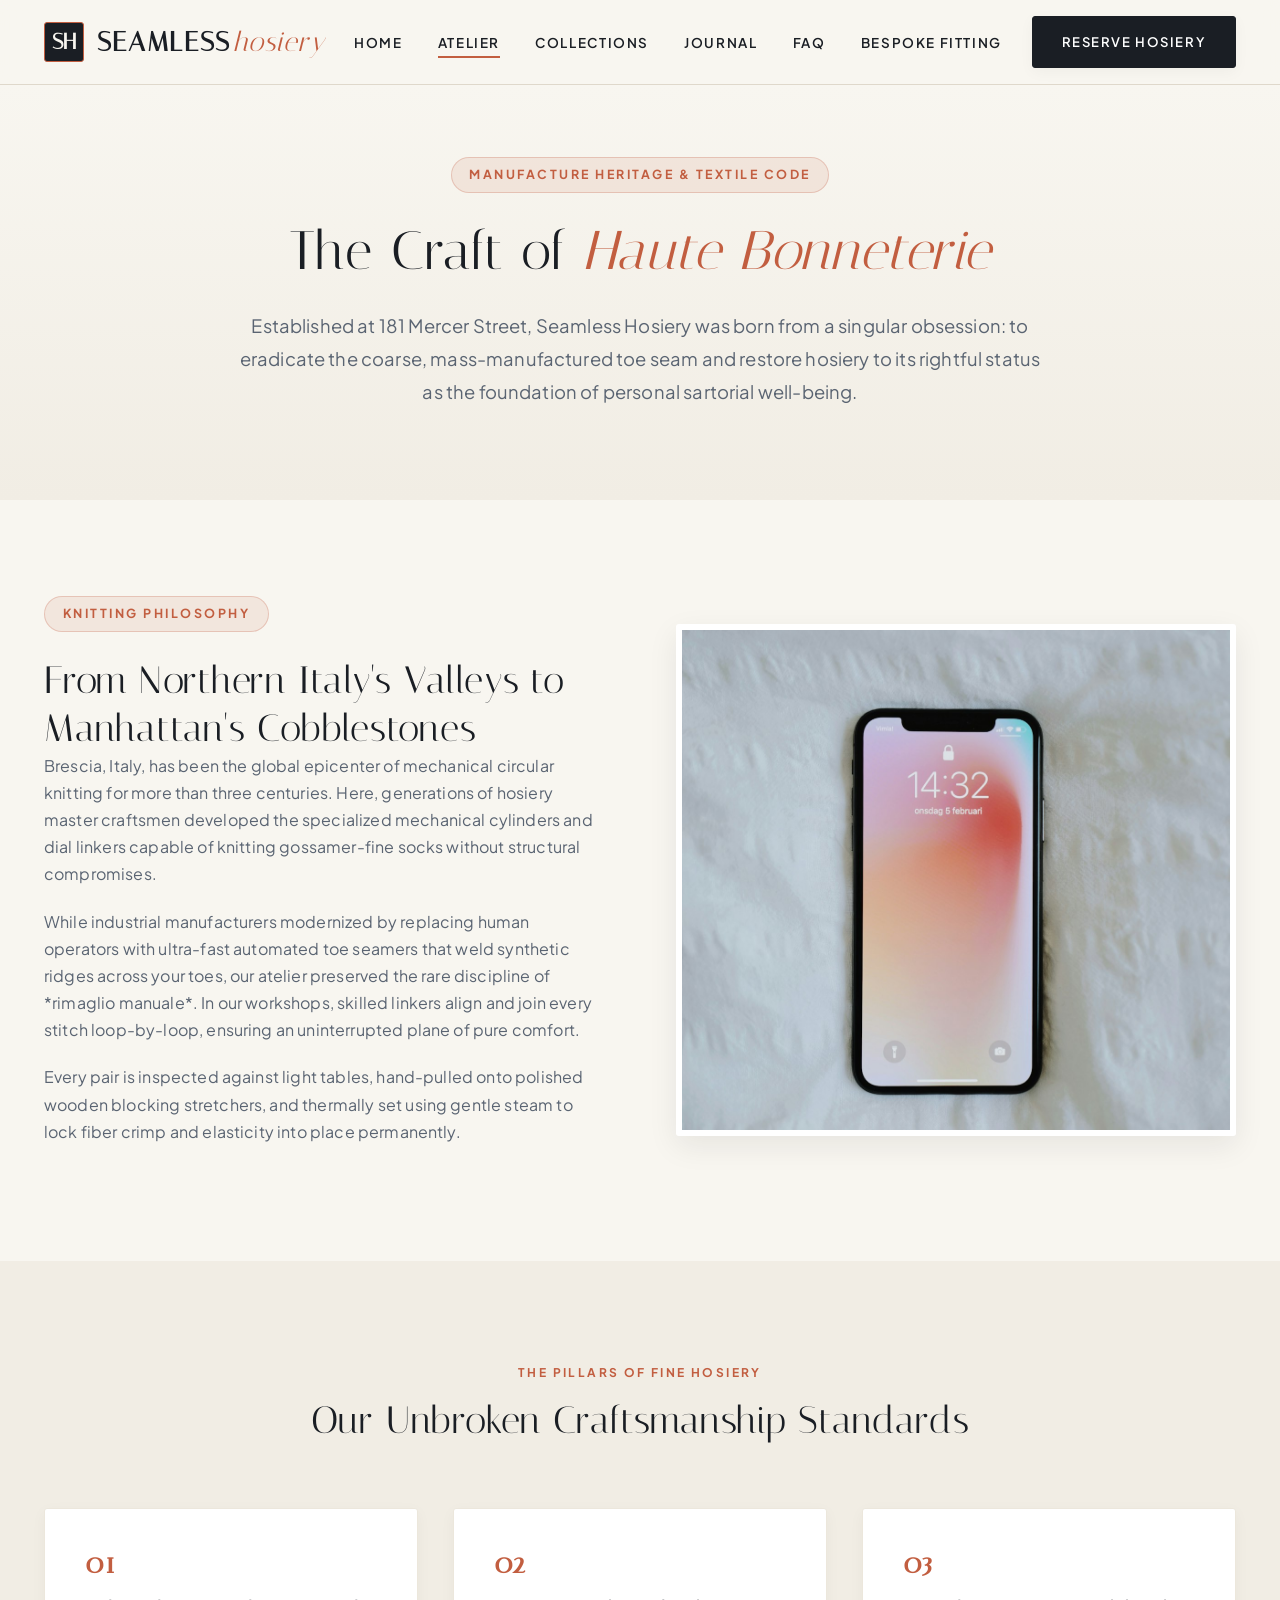
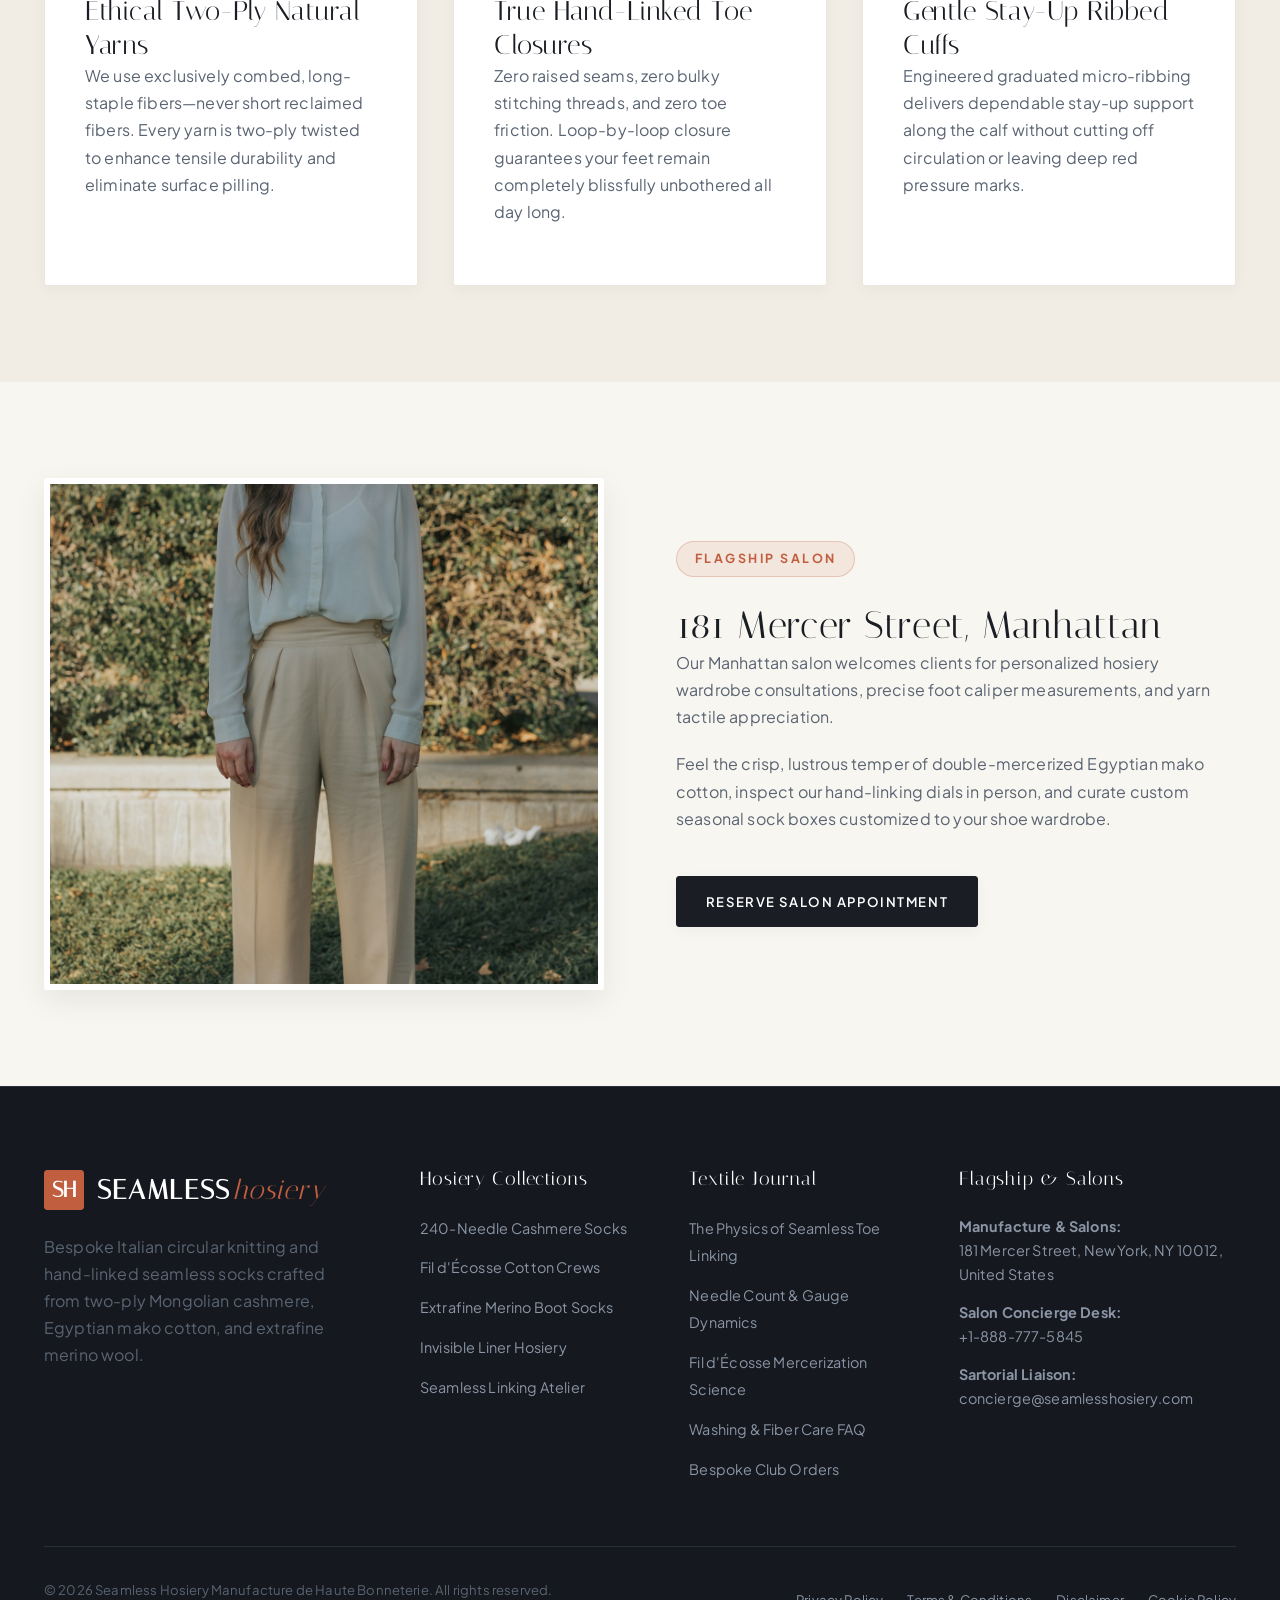
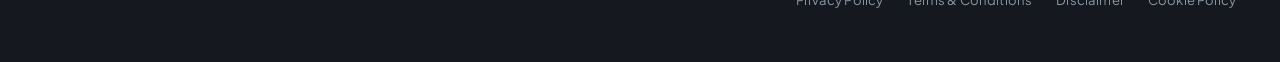
<file: about.html>
<!DOCTYPE html>
<html lang="en">
<head>
  <meta charset="UTF-8">
  <meta name="viewport" content="width=device-width, initial-scale=1.0">
  <title>The Atelier & Circular Knitting Heritage | Seamless Hosiery</title>
  <meta name="description" content="Learn about the heritage of Italian circular knitting, hand-linked seamless toe closures, and fine fiber curation at Seamless Hosiery.">
  <link rel="preconnect" href="https://fonts.googleapis.com">
  <link rel="preconnect" href="https://fonts.gstatic.com" crossorigin>
  <link rel="stylesheet" href="https://fonts.googleapis.com/css2?family=Italiana&family=Plus+Jakarta+Sans:wght@300;400;500;600;700&display=swap">
  <link rel="stylesheet" href="assets/css/style.css">
  <!-- Google tag (gtag.js) -->
  <script async src="https://www.googletagmanager.com/gtag/js?id=G-0LY0HY7L01"></script>
  <script>
    window.dataLayer = window.dataLayer || [];
    function gtag(){dataLayer.push(arguments);}
    gtag('js', new Date());
    gtag('config', 'G-0LY0HY7L01');
  </script>
</head>
<body>

<header class="site-header">
  <div class="container nav-wrapper">
    <a href="index.html" class="brand-logo" aria-label="Seamless Hosiery Homepage">
      <div class="knit-symbol">SH</div>
      <div class="brand-text">Seamless<span>hosiery</span></div>
    </a>
    <nav aria-label="Primary Navigation">
      <ul class="nav-links">
        <li><a href="index.html" class="">Home</a></li>
        <li><a href="about.html" class="active">Atelier</a></li>
        <li><a href="services.html" class="">Collections</a></li>
        <li><a href="blog.html" class="">Journal</a></li>
        <li><a href="faq.html" class="">FAQ</a></li>
        <li><a href="contact.html" class="">Bespoke Fitting</a></li>
      </ul>
    </nav>
    <div class="header-cta-group">
      <a href="contact.html" class="btn-primary">Reserve Hosiery</a>
    </div>
    <button class="mobile-toggle" id="mobile-toggle" aria-label="Open Navigation Drawer">
      <span></span>
      <span></span>
      <span></span>
    </button>
  </div>
</header>
<div class="drawer-backdrop" id="drawer-backdrop"></div>
<div class="mobile-drawer" id="mobile-drawer">
  <div class="drawer-header">
    <div class="brand-logo">
      <div class="knit-symbol">SH</div>
      <div class="brand-text">Seamless<span>hosiery</span></div>
    </div>
    <button class="drawer-close" id="drawer-close" aria-label="Close Navigation Drawer">&times;</button>
  </div>
  <ul class="drawer-links">
    <li><a href="index.html">Home</a></li>
    <li><a href="about.html">The Atelier & Circular Knitting</a></li>
    <li><a href="services.html">Bespoke Sock Collections</a></li>
    <li><a href="blog.html">Knitwear Textile Journal</a></li>
    <li><a href="faq.html">Client Care & Sizing FAQ</a></li>
    <li><a href="contact.html">Private Fitting Consultation</a></li>
  </ul>
  <div class="drawer-footer">
    <p><strong>Bespoke Hosiery Flagship</strong><br>181 Mercer Street<br>New York, NY 10012</p>
    <p>Tel: +1-888-777-5845</p>
  </div>
</div>


<main>
  <section class="hero-hosiery" style="padding:4.5rem 0 3.5rem;">
    <div class="container text-center" style="text-align:center;max-width:860px;">
      <span class="hero-tag">Manufacture Heritage & Textile Code</span>
      <h1 class="hero-title">The Craft of <em>Haute Bonneterie</em></h1>
      <p class="hero-desc">Established at 181 Mercer Street, Seamless Hosiery was born from a singular obsession: to eradicate the coarse, mass-manufactured toe seam and restore hosiery to its rightful status as the foundation of personal sartorial well-being.</p>
    </div>
  </section>

  <section class="section-pad">
    <div class="container split-atelier">
      <div class="split-content">
        <span class="hero-tag">Knitting Philosophy</span>
        <h2>From Northern Italy's Valleys to Manhattan's Cobblestones</h2>
        <p>Brescia, Italy, has been the global epicenter of mechanical circular knitting for more than three centuries. Here, generations of hosiery master craftsmen developed the specialized mechanical cylinders and dial linkers capable of knitting gossamer-fine socks without structural compromises.</p>
        <p>While industrial manufacturers modernized by replacing human operators with ultra-fast automated toe seamers that weld synthetic ridges across your toes, our atelier preserved the rare discipline of *rimaglio manuale*. In our workshops, skilled linkers align and join every stitch loop-by-loop, ensuring an uninterrupted plane of pure comfort.</p>
        <p>Every pair is inspected against light tables, hand-pulled onto polished wooden blocking stretchers, and thermally set using gentle steam to lock fiber crimp and elasticity into place permanently.</p>
      </div>
      <div class="split-img-box">
        <img src="assets/images/colorful_mercerized_cotton_pair.jpg" alt="Vibrant crimson and indigo mercerized cotton dress socks paired together">
      </div>
    </div>
  </section>

  <section class="section-pad-alt">
    <div class="container">
      <div class="section-head">
        <span class="sub">The Pillars of Fine Hosiery</span>
        <h2>Our Unbroken Craftsmanship Standards</h2>
      </div>
      <div class="sock-grid-3">
        <div class="sock-card" style="padding:2.5rem;">
          <div class="pillar-num" style="margin-bottom:1rem;">01</div>
          <h3>Ethical Two-Ply Natural Yarns</h3>
          <p>We use exclusively combed, long-staple fibers—never short reclaimed fibers. Every yarn is two-ply twisted to enhance tensile durability and eliminate surface pilling.</p>
        </div>
        <div class="sock-card" style="padding:2.5rem;">
          <div class="pillar-num" style="margin-bottom:1rem;">02</div>
          <h3>True Hand-Linked Toe Closures</h3>
          <p>Zero raised seams, zero bulky stitching threads, and zero toe friction. Loop-by-loop closure guarantees your feet remain completely blissfully unbothered all day long.</p>
        </div>
        <div class="sock-card" style="padding:2.5rem;">
          <div class="pillar-num" style="margin-bottom:1rem;">03</div>
          <h3>Gentle Stay-Up Ribbed Cuffs</h3>
          <p>Engineered graduated micro-ribbing delivers dependable stay-up support along the calf without cutting off circulation or leaving deep red pressure marks.</p>
        </div>
      </div>
    </div>
  </section>

  <section class="section-pad">
    <div class="container split-atelier">
      <div class="split-img-box">
        <img src="assets/images/seamless_compression_running_socks.jpg" alt="Graduated compression seamless sports socks with targeted arch support">
      </div>
      <div class="split-content">
        <span class="hero-tag">Flagship Salon</span>
        <h2>181 Mercer Street, Manhattan</h2>
        <p>Our Manhattan salon welcomes clients for personalized hosiery wardrobe consultations, precise foot caliper measurements, and yarn tactile appreciation.</p>
        <p>Feel the crisp, lustrous temper of double-mercerized Egyptian mako cotton, inspect our hand-linking dials in person, and curate custom seasonal sock boxes customized to your shoe wardrobe.</p>
        <a href="contact.html" class="btn-primary" style="margin-top:1.5rem;">Reserve Salon Appointment</a>
      </div>
    </div>
  </section>
</main>

<footer class="site-footer">
  <div class="container">
    <div class="footer-grid">
      <div class="footer-col">
        <div class="brand-logo" style="margin-bottom:1.2rem;">
          <div class="knit-symbol" style="background:var(--primary);color:#ffffff;border-color:var(--primary);">SH</div>
          <div class="brand-text" style="color:#ffffff;">Seamless<span style="color:var(--primary);">hosiery</span></div>
        </div>
        <p>Bespoke Italian circular knitting and hand-linked seamless socks crafted from two-ply Mongolian cashmere, Egyptian mako cotton, and extrafine merino wool.</p>
      </div>
      <div class="footer-col">
        <h4>Hosiery Collections</h4>
        <ul class="footer-links">
          <li><a href="services.html">240-Needle Cashmere Socks</a></li>
          <li><a href="services.html">Fil d'Écosse Cotton Crews</a></li>
          <li><a href="services.html">Extrafine Merino Boot Socks</a></li>
          <li><a href="services.html">Invisible Liner Hosiery</a></li>
          <li><a href="about.html">Seamless Linking Atelier</a></li>
        </ul>
      </div>
      <div class="footer-col">
        <h4>Textile Journal</h4>
        <ul class="footer-links">
          <li><a href="blog/blog-1.html">The Physics of Seamless Toe Linking</a></li>
          <li><a href="blog/blog-2.html">Needle Count & Gauge Dynamics</a></li>
          <li><a href="blog/blog-3.html">Fil d'Écosse Mercerization Science</a></li>
          <li><a href="faq.html">Washing & Fiber Care FAQ</a></li>
          <li><a href="contact.html">Bespoke Club Orders</a></li>
        </ul>
      </div>
      <div class="footer-col">
        <h4>Flagship & Salons</h4>
        <ul class="footer-contact-list">
          <li><strong>Manufacture & Salons:</strong><br>181 Mercer Street, New York, NY 10012, United States</li>
          <li><strong>Salon Concierge Desk:</strong><br>+1-888-777-5845</li>
          <li><strong>Sartorial Liaison:</strong><br>concierge@seamlesshosiery.com</li>
        </ul>
      </div>
    </div>
    <div class="footer-bottom">
      <p>&copy; 2026 Seamless Hosiery Manufacture de Haute Bonneterie. All rights reserved.</p>
      <div class="footer-legal-links">
        <a href="privacy-policy.html">Privacy Policy</a>
        <a href="terms-and-conditions.html">Terms & Conditions</a>
        <a href="disclaimer.html">Disclaimer</a>
        <a href="cookie-policy.html">Cookie Policy</a>
      </div>
    </div>
  </div>
</footer>

<script src="assets/js/main.js"></script>
</body>
</html>
</file>
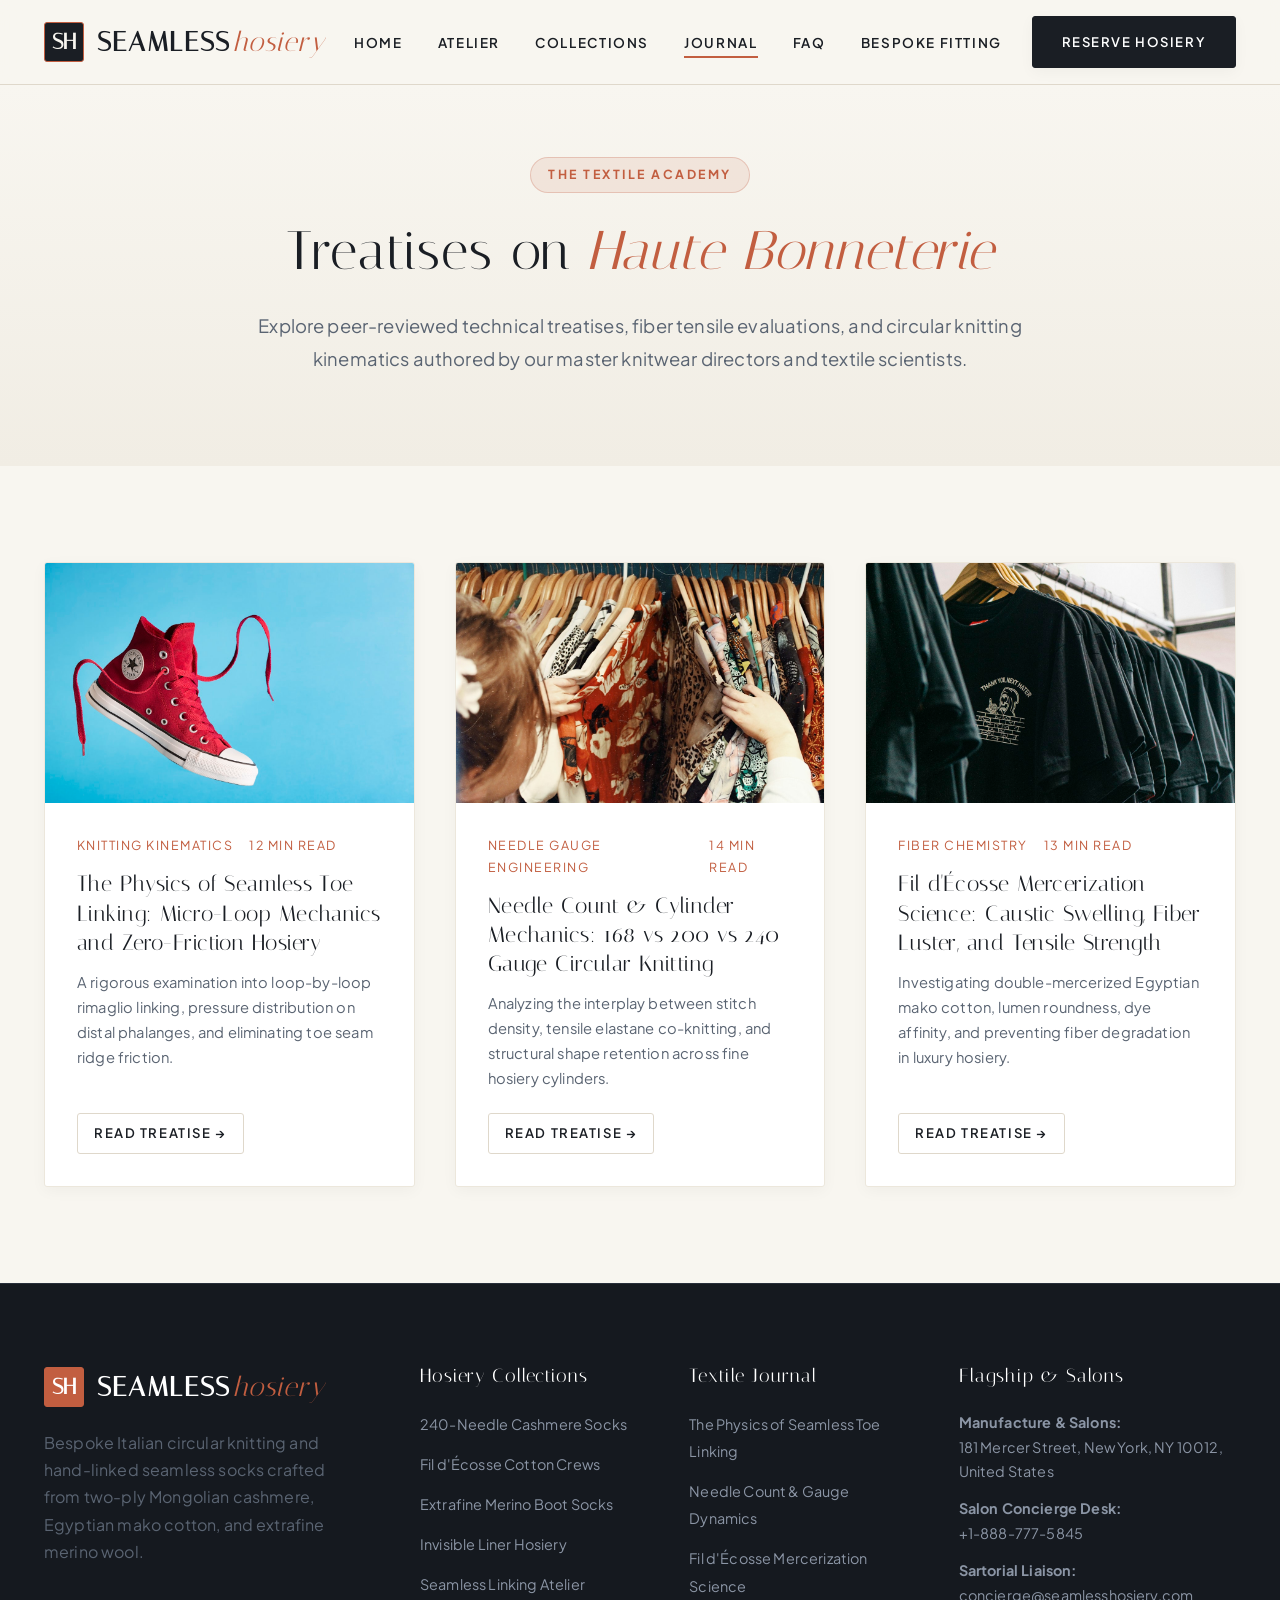
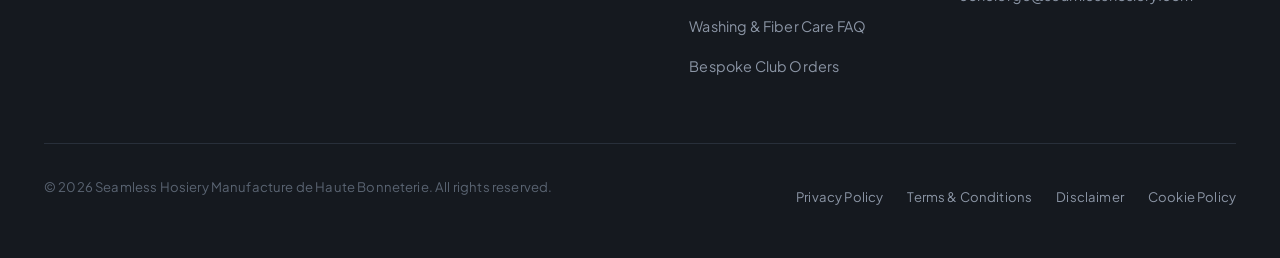
<file: blog.html>
<!DOCTYPE html>
<html lang="en">
<head>
  <meta charset="UTF-8">
  <meta name="viewport" content="width=device-width, initial-scale=1.0">
  <title>The Knitwear Journal | Seamless Hosiery</title>
  <meta name="description" content="Technical treatises on seamless toe linking mechanics, circular knitting needle counts, and cotton mercerization science by Seamless Hosiery.">
  <link rel="preconnect" href="https://fonts.googleapis.com">
  <link rel="preconnect" href="https://fonts.gstatic.com" crossorigin>
  <link rel="stylesheet" href="https://fonts.googleapis.com/css2?family=Italiana&family=Plus+Jakarta+Sans:wght@300;400;500;600;700&display=swap">
  <link rel="stylesheet" href="assets/css/style.css">
  <!-- Google tag (gtag.js) -->
  <script async src="https://www.googletagmanager.com/gtag/js?id=G-0LY0HY7L01"></script>
  <script>
    window.dataLayer = window.dataLayer || [];
    function gtag(){dataLayer.push(arguments);}
    gtag('js', new Date());
    gtag('config', 'G-0LY0HY7L01');
  </script>
</head>
<body>

<header class="site-header">
  <div class="container nav-wrapper">
    <a href="index.html" class="brand-logo" aria-label="Seamless Hosiery Homepage">
      <div class="knit-symbol">SH</div>
      <div class="brand-text">Seamless<span>hosiery</span></div>
    </a>
    <nav aria-label="Primary Navigation">
      <ul class="nav-links">
        <li><a href="index.html" class="">Home</a></li>
        <li><a href="about.html" class="">Atelier</a></li>
        <li><a href="services.html" class="">Collections</a></li>
        <li><a href="blog.html" class="active">Journal</a></li>
        <li><a href="faq.html" class="">FAQ</a></li>
        <li><a href="contact.html" class="">Bespoke Fitting</a></li>
      </ul>
    </nav>
    <div class="header-cta-group">
      <a href="contact.html" class="btn-primary">Reserve Hosiery</a>
    </div>
    <button class="mobile-toggle" id="mobile-toggle" aria-label="Open Navigation Drawer">
      <span></span>
      <span></span>
      <span></span>
    </button>
  </div>
</header>
<div class="drawer-backdrop" id="drawer-backdrop"></div>
<div class="mobile-drawer" id="mobile-drawer">
  <div class="drawer-header">
    <div class="brand-logo">
      <div class="knit-symbol">SH</div>
      <div class="brand-text">Seamless<span>hosiery</span></div>
    </div>
    <button class="drawer-close" id="drawer-close" aria-label="Close Navigation Drawer">&times;</button>
  </div>
  <ul class="drawer-links">
    <li><a href="index.html">Home</a></li>
    <li><a href="about.html">The Atelier & Circular Knitting</a></li>
    <li><a href="services.html">Bespoke Sock Collections</a></li>
    <li><a href="blog.html">Knitwear Textile Journal</a></li>
    <li><a href="faq.html">Client Care & Sizing FAQ</a></li>
    <li><a href="contact.html">Private Fitting Consultation</a></li>
  </ul>
  <div class="drawer-footer">
    <p><strong>Bespoke Hosiery Flagship</strong><br>181 Mercer Street<br>New York, NY 10012</p>
    <p>Tel: +1-888-777-5845</p>
  </div>
</div>


<main>
  <section class="hero-hosiery" style="padding:4.5rem 0 3.5rem;">
    <div class="container text-center" style="text-align:center;max-width:860px;">
      <span class="hero-tag">The Textile Academy</span>
      <h1 class="hero-title">Treatises on <em>Haute Bonneterie</em></h1>
      <p class="hero-desc">Explore peer-reviewed technical treatises, fiber tensile evaluations, and circular knitting kinematics authored by our master knitwear directors and textile scientists.</p>
    </div>
  </section>

  <section class="section-pad">
    <div class="container">
      <div class="blog-grid">
        <article class="blog-card">
          <div class="blog-card-img">
            <img src="assets/images/low_cut_invisible_liner_socks.jpg" alt="Non-slip seamless invisible liner socks with silicone heel grip">
          </div>
          <div class="blog-card-body">
            <div class="blog-meta">
              <span>Knitting Kinematics</span>
              <span>12 Min Read</span>
            </div>
            <h3><a href="blog/blog-1.html">The Physics of Seamless Toe Linking: Micro-Loop Mechanics and Zero-Friction Hosiery</a></h3>
            <p>A rigorous examination into loop-by-loop rimaglio linking, pressure distribution on distal phalanges, and eliminating toe seam ridge friction.</p>
            <a href="blog/blog-1.html" class="btn-outline" style="align-self:flex-start;padding:0.5rem 1rem;margin-top:auto;">Read Treatise &rarr;</a>
          </div>
        </article>

        <article class="blog-card">
          <div class="blog-card-img">
            <img src="assets/images/artisan_steaming_and_boarding.jpg" alt="Thermal sock boarding and hand-pressing form in Italian knitting atelier">
          </div>
          <div class="blog-card-body">
            <div class="blog-meta">
              <span>Needle Gauge Engineering</span>
              <span>14 Min Read</span>
            </div>
            <h3><a href="blog/blog-2.html">Needle Count & Cylinder Mechanics: 168 vs 200 vs 240 Gauge Circular Knitting</a></h3>
            <p>Analyzing the interplay between stitch density, tensile elastane co-knitting, and structural shape retention across fine hosiery cylinders.</p>
            <a href="blog/blog-2.html" class="btn-outline" style="align-self:flex-start;padding:0.5rem 1rem;margin-top:auto;">Read Treatise &rarr;</a>
          </div>
        </article>

        <article class="blog-card">
          <div class="blog-card-img">
            <img src="assets/images/chunky_wool_bed_socks.jpg" alt="Undyed natural British wool sleeping socks in warm fleece texture">
          </div>
          <div class="blog-card-body">
            <div class="blog-meta">
              <span>Fiber Chemistry</span>
              <span>13 Min Read</span>
            </div>
            <h3><a href="blog/blog-3.html">Fil d'Écosse Mercerization Science: Caustic Swelling, Fiber Luster, and Tensile Strength</a></h3>
            <p>Investigating double-mercerized Egyptian mako cotton, lumen roundness, dye affinity, and preventing fiber degradation in luxury hosiery.</p>
            <a href="blog/blog-3.html" class="btn-outline" style="align-self:flex-start;padding:0.5rem 1rem;margin-top:auto;">Read Treatise &rarr;</a>
          </div>
        </article>
      </div>
    </div>
  </section>
</main>

<footer class="site-footer">
  <div class="container">
    <div class="footer-grid">
      <div class="footer-col">
        <div class="brand-logo" style="margin-bottom:1.2rem;">
          <div class="knit-symbol" style="background:var(--primary);color:#ffffff;border-color:var(--primary);">SH</div>
          <div class="brand-text" style="color:#ffffff;">Seamless<span style="color:var(--primary);">hosiery</span></div>
        </div>
        <p>Bespoke Italian circular knitting and hand-linked seamless socks crafted from two-ply Mongolian cashmere, Egyptian mako cotton, and extrafine merino wool.</p>
      </div>
      <div class="footer-col">
        <h4>Hosiery Collections</h4>
        <ul class="footer-links">
          <li><a href="services.html">240-Needle Cashmere Socks</a></li>
          <li><a href="services.html">Fil d'Écosse Cotton Crews</a></li>
          <li><a href="services.html">Extrafine Merino Boot Socks</a></li>
          <li><a href="services.html">Invisible Liner Hosiery</a></li>
          <li><a href="about.html">Seamless Linking Atelier</a></li>
        </ul>
      </div>
      <div class="footer-col">
        <h4>Textile Journal</h4>
        <ul class="footer-links">
          <li><a href="blog/blog-1.html">The Physics of Seamless Toe Linking</a></li>
          <li><a href="blog/blog-2.html">Needle Count & Gauge Dynamics</a></li>
          <li><a href="blog/blog-3.html">Fil d'Écosse Mercerization Science</a></li>
          <li><a href="faq.html">Washing & Fiber Care FAQ</a></li>
          <li><a href="contact.html">Bespoke Club Orders</a></li>
        </ul>
      </div>
      <div class="footer-col">
        <h4>Flagship & Salons</h4>
        <ul class="footer-contact-list">
          <li><strong>Manufacture & Salons:</strong><br>181 Mercer Street, New York, NY 10012, United States</li>
          <li><strong>Salon Concierge Desk:</strong><br>+1-888-777-5845</li>
          <li><strong>Sartorial Liaison:</strong><br>concierge@seamlesshosiery.com</li>
        </ul>
      </div>
    </div>
    <div class="footer-bottom">
      <p>&copy; 2026 Seamless Hosiery Manufacture de Haute Bonneterie. All rights reserved.</p>
      <div class="footer-legal-links">
        <a href="privacy-policy.html">Privacy Policy</a>
        <a href="terms-and-conditions.html">Terms & Conditions</a>
        <a href="disclaimer.html">Disclaimer</a>
        <a href="cookie-policy.html">Cookie Policy</a>
      </div>
    </div>
  </div>
</footer>

<script src="assets/js/main.js"></script>
</body>
</html>
</file>
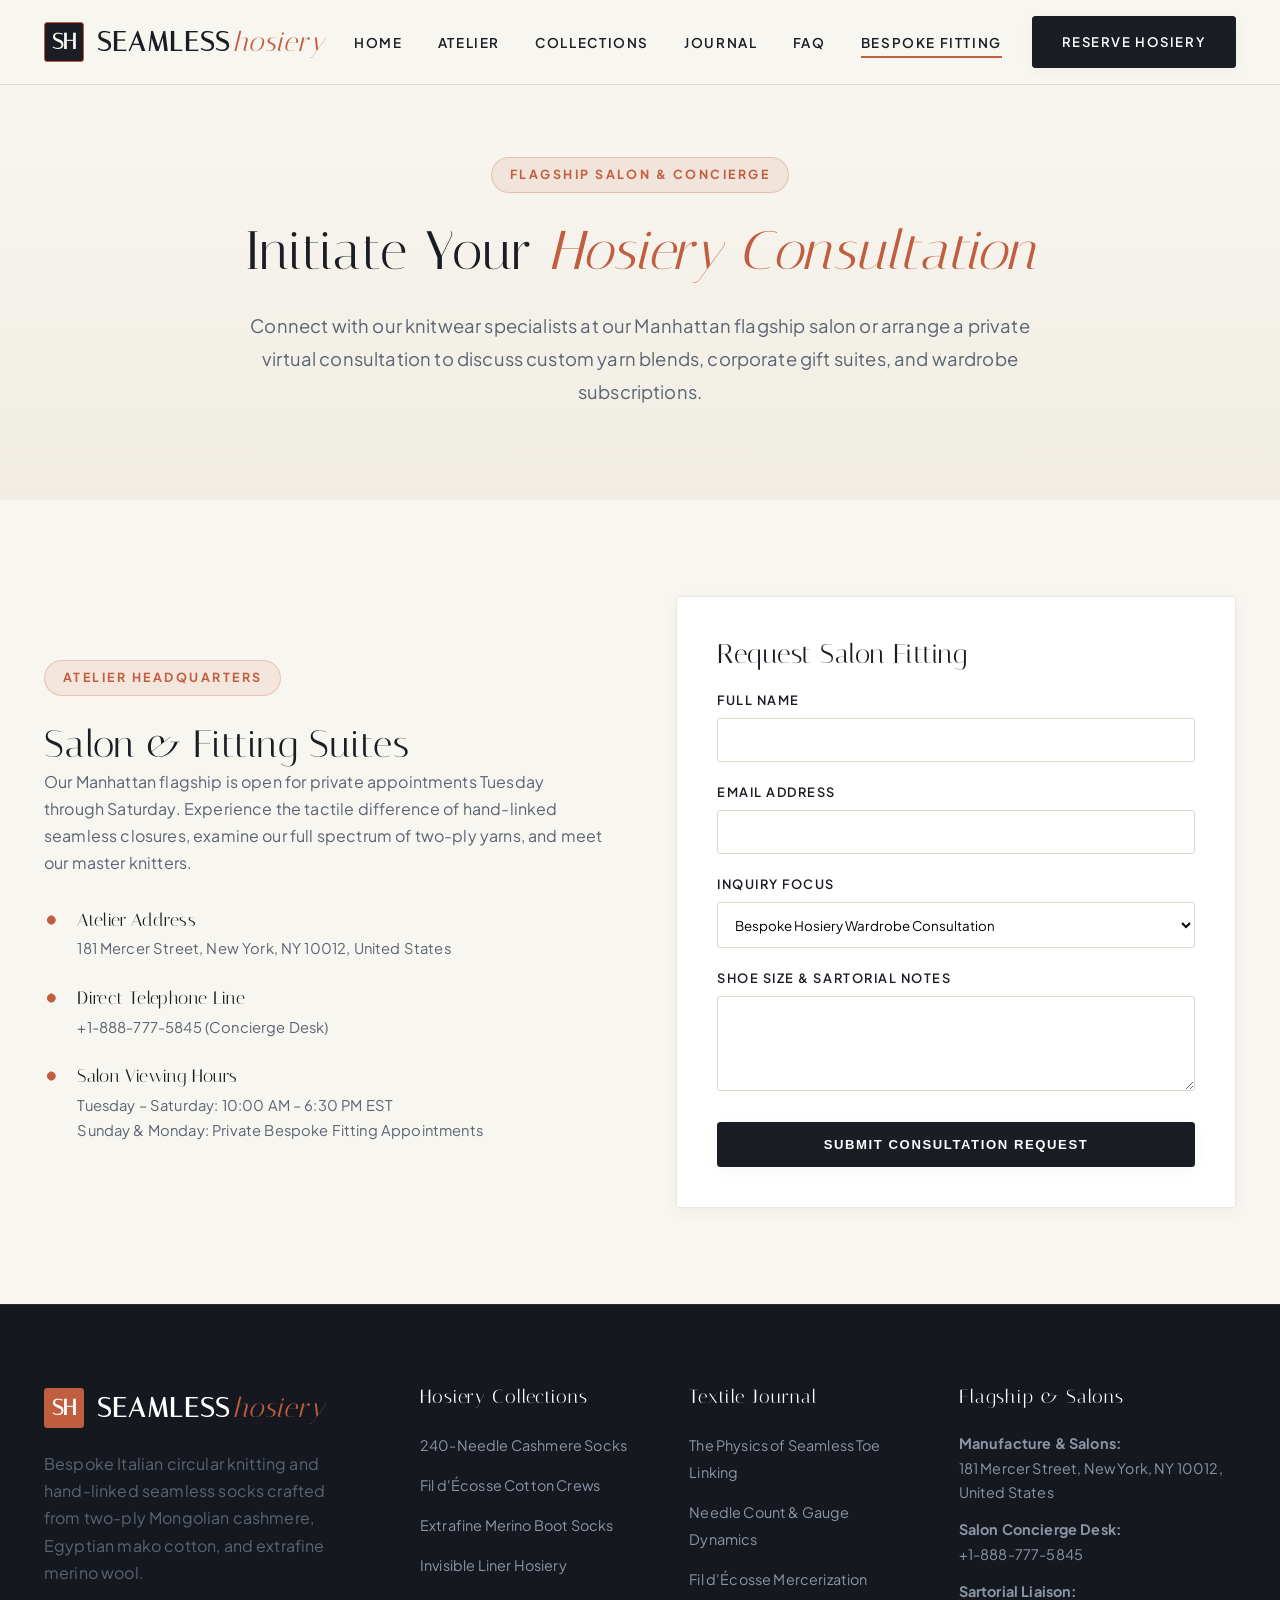
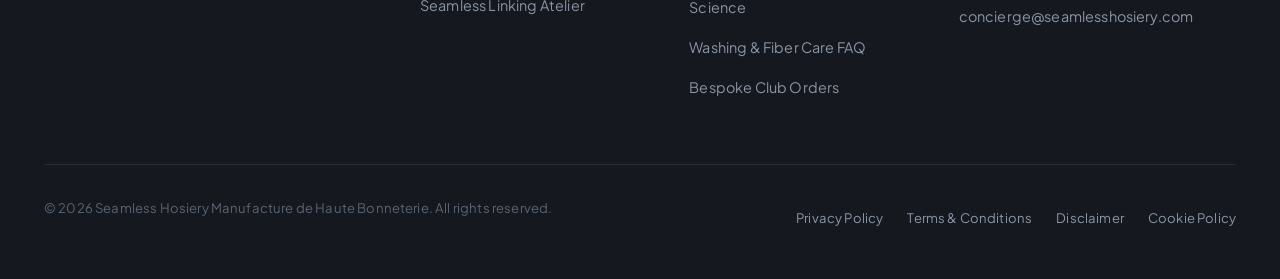
<file: contact.html>
<!DOCTYPE html>
<html lang="en">
<head>
  <meta charset="UTF-8">
  <meta name="viewport" content="width=device-width, initial-scale=1.0">
  <title>Salon Fittings & Inquiries | Seamless Hosiery</title>
  <meta name="description" content="Contact Seamless Hosiery at 181 Mercer Street, New York. Book a private salon fitting, inquire about bespoke hosiery subscriptions, or consult our knitwear directors.">
  <link rel="preconnect" href="https://fonts.googleapis.com">
  <link rel="preconnect" href="https://fonts.gstatic.com" crossorigin>
  <link rel="stylesheet" href="https://fonts.googleapis.com/css2?family=Italiana&family=Plus+Jakarta+Sans:wght@300;400;500;600;700&display=swap">
  <link rel="stylesheet" href="assets/css/style.css">
  <!-- Google tag (gtag.js) -->
  <script async src="https://www.googletagmanager.com/gtag/js?id=G-0LY0HY7L01"></script>
  <script>
    window.dataLayer = window.dataLayer || [];
    function gtag(){dataLayer.push(arguments);}
    gtag('js', new Date());
    gtag('config', 'G-0LY0HY7L01');
  </script>
</head>
<body>

<header class="site-header">
  <div class="container nav-wrapper">
    <a href="index.html" class="brand-logo" aria-label="Seamless Hosiery Homepage">
      <div class="knit-symbol">SH</div>
      <div class="brand-text">Seamless<span>hosiery</span></div>
    </a>
    <nav aria-label="Primary Navigation">
      <ul class="nav-links">
        <li><a href="index.html" class="">Home</a></li>
        <li><a href="about.html" class="">Atelier</a></li>
        <li><a href="services.html" class="">Collections</a></li>
        <li><a href="blog.html" class="">Journal</a></li>
        <li><a href="faq.html" class="">FAQ</a></li>
        <li><a href="contact.html" class="active">Bespoke Fitting</a></li>
      </ul>
    </nav>
    <div class="header-cta-group">
      <a href="contact.html" class="btn-primary">Reserve Hosiery</a>
    </div>
    <button class="mobile-toggle" id="mobile-toggle" aria-label="Open Navigation Drawer">
      <span></span>
      <span></span>
      <span></span>
    </button>
  </div>
</header>
<div class="drawer-backdrop" id="drawer-backdrop"></div>
<div class="mobile-drawer" id="mobile-drawer">
  <div class="drawer-header">
    <div class="brand-logo">
      <div class="knit-symbol">SH</div>
      <div class="brand-text">Seamless<span>hosiery</span></div>
    </div>
    <button class="drawer-close" id="drawer-close" aria-label="Close Navigation Drawer">&times;</button>
  </div>
  <ul class="drawer-links">
    <li><a href="index.html">Home</a></li>
    <li><a href="about.html">The Atelier & Circular Knitting</a></li>
    <li><a href="services.html">Bespoke Sock Collections</a></li>
    <li><a href="blog.html">Knitwear Textile Journal</a></li>
    <li><a href="faq.html">Client Care & Sizing FAQ</a></li>
    <li><a href="contact.html">Private Fitting Consultation</a></li>
  </ul>
  <div class="drawer-footer">
    <p><strong>Bespoke Hosiery Flagship</strong><br>181 Mercer Street<br>New York, NY 10012</p>
    <p>Tel: +1-888-777-5845</p>
  </div>
</div>


<main>
  <section class="hero-hosiery" style="padding:4.5rem 0 3.5rem;">
    <div class="container text-center" style="text-align:center;max-width:860px;">
      <span class="hero-tag">Flagship Salon & Concierge</span>
      <h1 class="hero-title">Initiate Your <em>Hosiery Consultation</em></h1>
      <p class="hero-desc">Connect with our knitwear specialists at our Manhattan flagship salon or arrange a private virtual consultation to discuss custom yarn blends, corporate gift suites, and wardrobe subscriptions.</p>
    </div>
  </section>

  <section class="section-pad">
    <div class="container split-atelier">
      <div class="split-content">
        <span class="hero-tag">Atelier Headquarters</span>
        <h2>Salon & Fitting Suites</h2>
        <p>Our Manhattan flagship is open for private appointments Tuesday through Saturday. Experience the tactile difference of hand-linked seamless closures, examine our full spectrum of two-ply yarns, and meet our master knitters.</p>
        <div class="curated-pillars" style="margin-top:2rem;">
          <div class="pillar-item">
            <div class="pillar-num">&bull;</div>
            <div class="pillar-text">
              <h4>Atelier Address</h4>
              <p>181 Mercer Street, New York, NY 10012, United States</p>
            </div>
          </div>
          <div class="pillar-item">
            <div class="pillar-num">&bull;</div>
            <div class="pillar-text">
              <h4>Direct Telephone Line</h4>
              <p>+1-888-777-5845 (Concierge Desk)</p>
            </div>
          </div>
          <div class="pillar-item">
            <div class="pillar-num">&bull;</div>
            <div class="pillar-text">
              <h4>Salon Viewing Hours</h4>
              <p>Tuesday – Saturday: 10:00 AM – 6:30 PM EST<br>Sunday & Monday: Private Bespoke Fitting Appointments</p>
            </div>
          </div>
        </div>
      </div>

      <div class="sock-card" style="padding:2.5rem;background:var(--surface);">
        <h3 style="margin-bottom:1.2rem;">Request Salon Fitting</h3>
        <form id="hosiery-contact-form">
          <div style="margin-bottom:1.2rem;">
            <label style="display:block;font-size:0.8rem;font-weight:600;text-transform:uppercase;letter-spacing:0.12em;margin-bottom:0.4rem;">Full Name</label>
            <input type="text" required style="width:100%;padding:0.8rem;border:1px solid var(--border);border-radius:var(--radius);font-family:inherit;">
          </div>
          <div style="margin-bottom:1.2rem;">
            <label style="display:block;font-size:0.8rem;font-weight:600;text-transform:uppercase;letter-spacing:0.12em;margin-bottom:0.4rem;">Email Address</label>
            <input type="email" required style="width:100%;padding:0.8rem;border:1px solid var(--border);border-radius:var(--radius);font-family:inherit;">
          </div>
          <div style="margin-bottom:1.2rem;">
            <label style="display:block;font-size:0.8rem;font-weight:600;text-transform:uppercase;letter-spacing:0.12em;margin-bottom:0.4rem;">Inquiry Focus</label>
            <select style="width:100%;padding:0.8rem;border:1px solid var(--border);border-radius:var(--radius);font-family:inherit;background:#fff;">
              <option>Bespoke Hosiery Wardrobe Consultation</option>
              <option>Salon Appointment at 181 Mercer Street</option>
              <option>Cedar Chest Gift Box Inquiries</option>
              <option>Corporate & Wedding Party Curation</option>
            </select>
          </div>
          <div style="margin-bottom:1.5rem;">
            <label style="display:block;font-size:0.8rem;font-weight:600;text-transform:uppercase;letter-spacing:0.12em;margin-bottom:0.4rem;">Shoe Size & Sartorial Notes</label>
            <textarea rows="4" style="width:100%;padding:0.8rem;border:1px solid var(--border);border-radius:var(--radius);font-family:inherit;"></textarea>
          </div>
          <button type="submit" class="btn-primary" style="width:100%;">Submit Consultation Request</button>
          <div id="form-feedback" style="display:none;"></div>
        </form>
      </div>
    </div>
  </section>
</main>

<footer class="site-footer">
  <div class="container">
    <div class="footer-grid">
      <div class="footer-col">
        <div class="brand-logo" style="margin-bottom:1.2rem;">
          <div class="knit-symbol" style="background:var(--primary);color:#ffffff;border-color:var(--primary);">SH</div>
          <div class="brand-text" style="color:#ffffff;">Seamless<span style="color:var(--primary);">hosiery</span></div>
        </div>
        <p>Bespoke Italian circular knitting and hand-linked seamless socks crafted from two-ply Mongolian cashmere, Egyptian mako cotton, and extrafine merino wool.</p>
      </div>
      <div class="footer-col">
        <h4>Hosiery Collections</h4>
        <ul class="footer-links">
          <li><a href="services.html">240-Needle Cashmere Socks</a></li>
          <li><a href="services.html">Fil d'Écosse Cotton Crews</a></li>
          <li><a href="services.html">Extrafine Merino Boot Socks</a></li>
          <li><a href="services.html">Invisible Liner Hosiery</a></li>
          <li><a href="about.html">Seamless Linking Atelier</a></li>
        </ul>
      </div>
      <div class="footer-col">
        <h4>Textile Journal</h4>
        <ul class="footer-links">
          <li><a href="blog/blog-1.html">The Physics of Seamless Toe Linking</a></li>
          <li><a href="blog/blog-2.html">Needle Count & Gauge Dynamics</a></li>
          <li><a href="blog/blog-3.html">Fil d'Écosse Mercerization Science</a></li>
          <li><a href="faq.html">Washing & Fiber Care FAQ</a></li>
          <li><a href="contact.html">Bespoke Club Orders</a></li>
        </ul>
      </div>
      <div class="footer-col">
        <h4>Flagship & Salons</h4>
        <ul class="footer-contact-list">
          <li><strong>Manufacture & Salons:</strong><br>181 Mercer Street, New York, NY 10012, United States</li>
          <li><strong>Salon Concierge Desk:</strong><br>+1-888-777-5845</li>
          <li><strong>Sartorial Liaison:</strong><br>concierge@seamlesshosiery.com</li>
        </ul>
      </div>
    </div>
    <div class="footer-bottom">
      <p>&copy; 2026 Seamless Hosiery Manufacture de Haute Bonneterie. All rights reserved.</p>
      <div class="footer-legal-links">
        <a href="privacy-policy.html">Privacy Policy</a>
        <a href="terms-and-conditions.html">Terms & Conditions</a>
        <a href="disclaimer.html">Disclaimer</a>
        <a href="cookie-policy.html">Cookie Policy</a>
      </div>
    </div>
  </div>
</footer>

<script src="assets/js/main.js"></script>
</body>
</html>
</file>
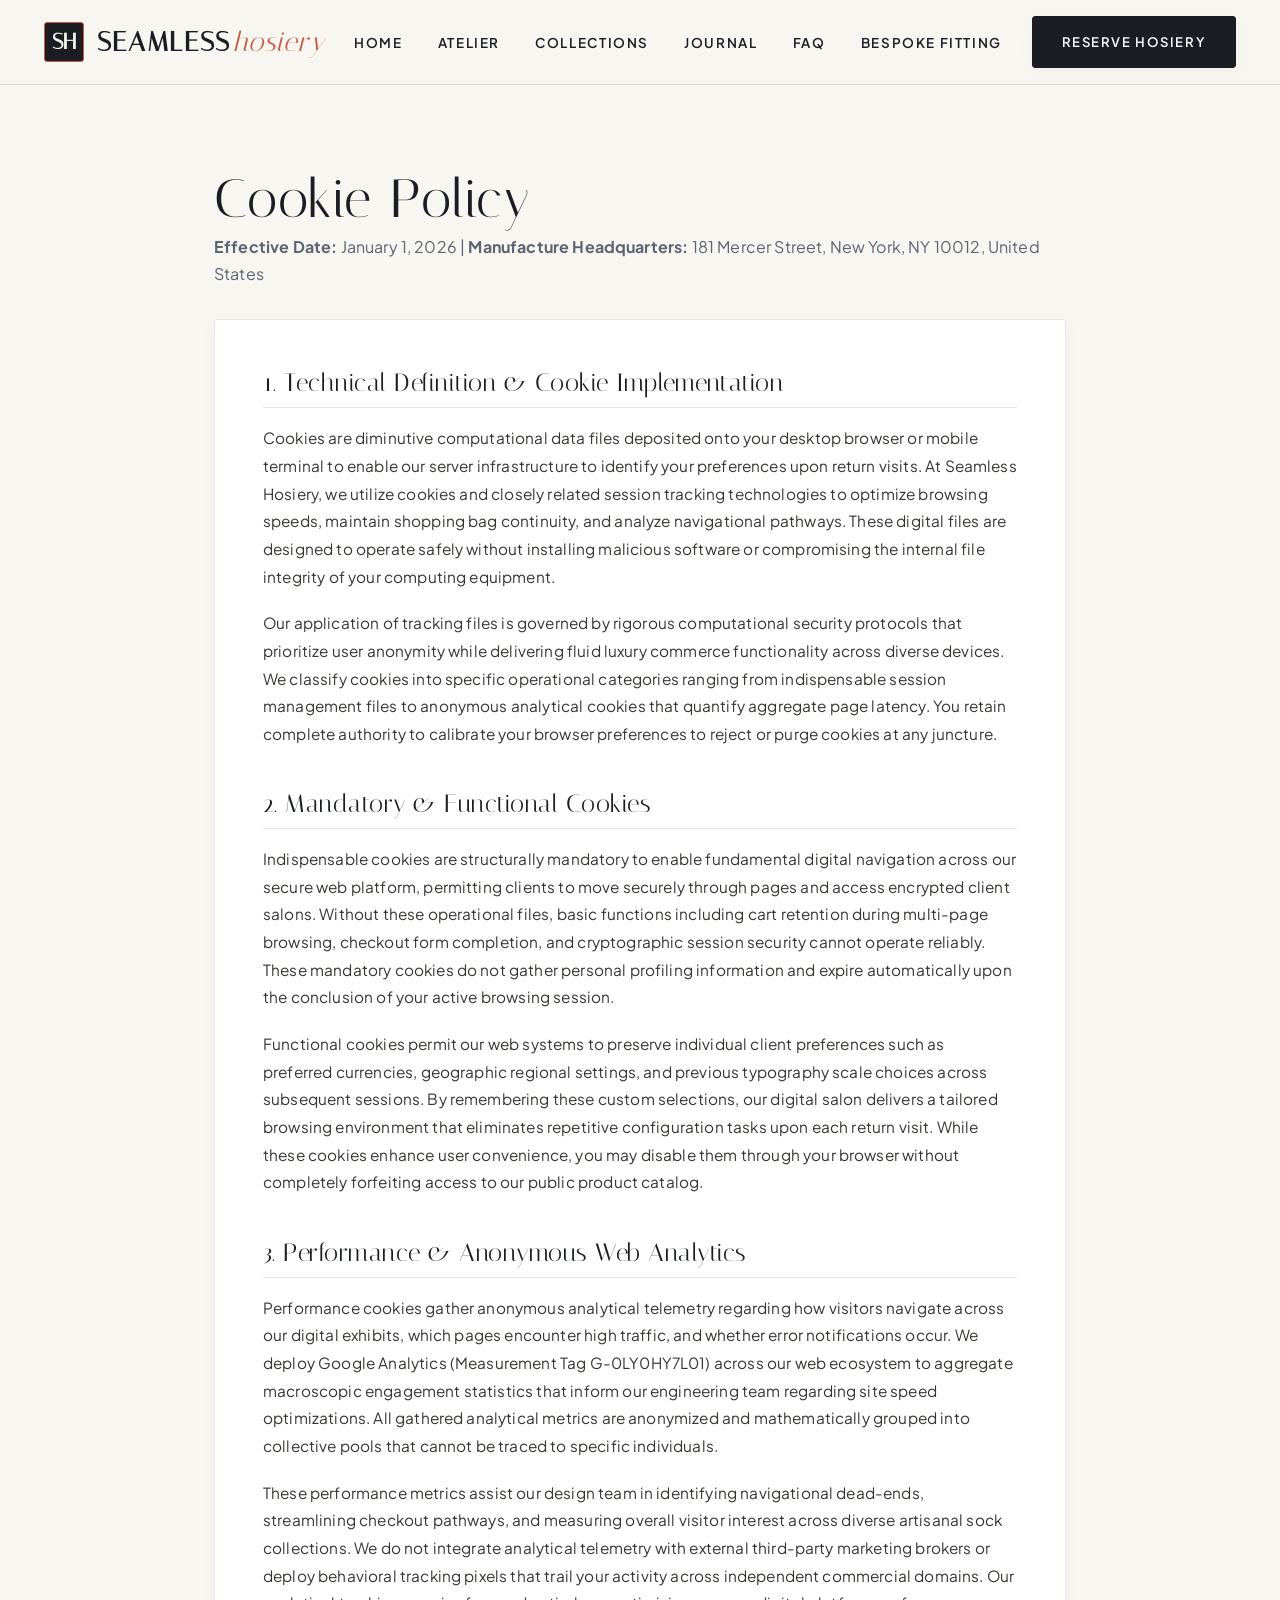
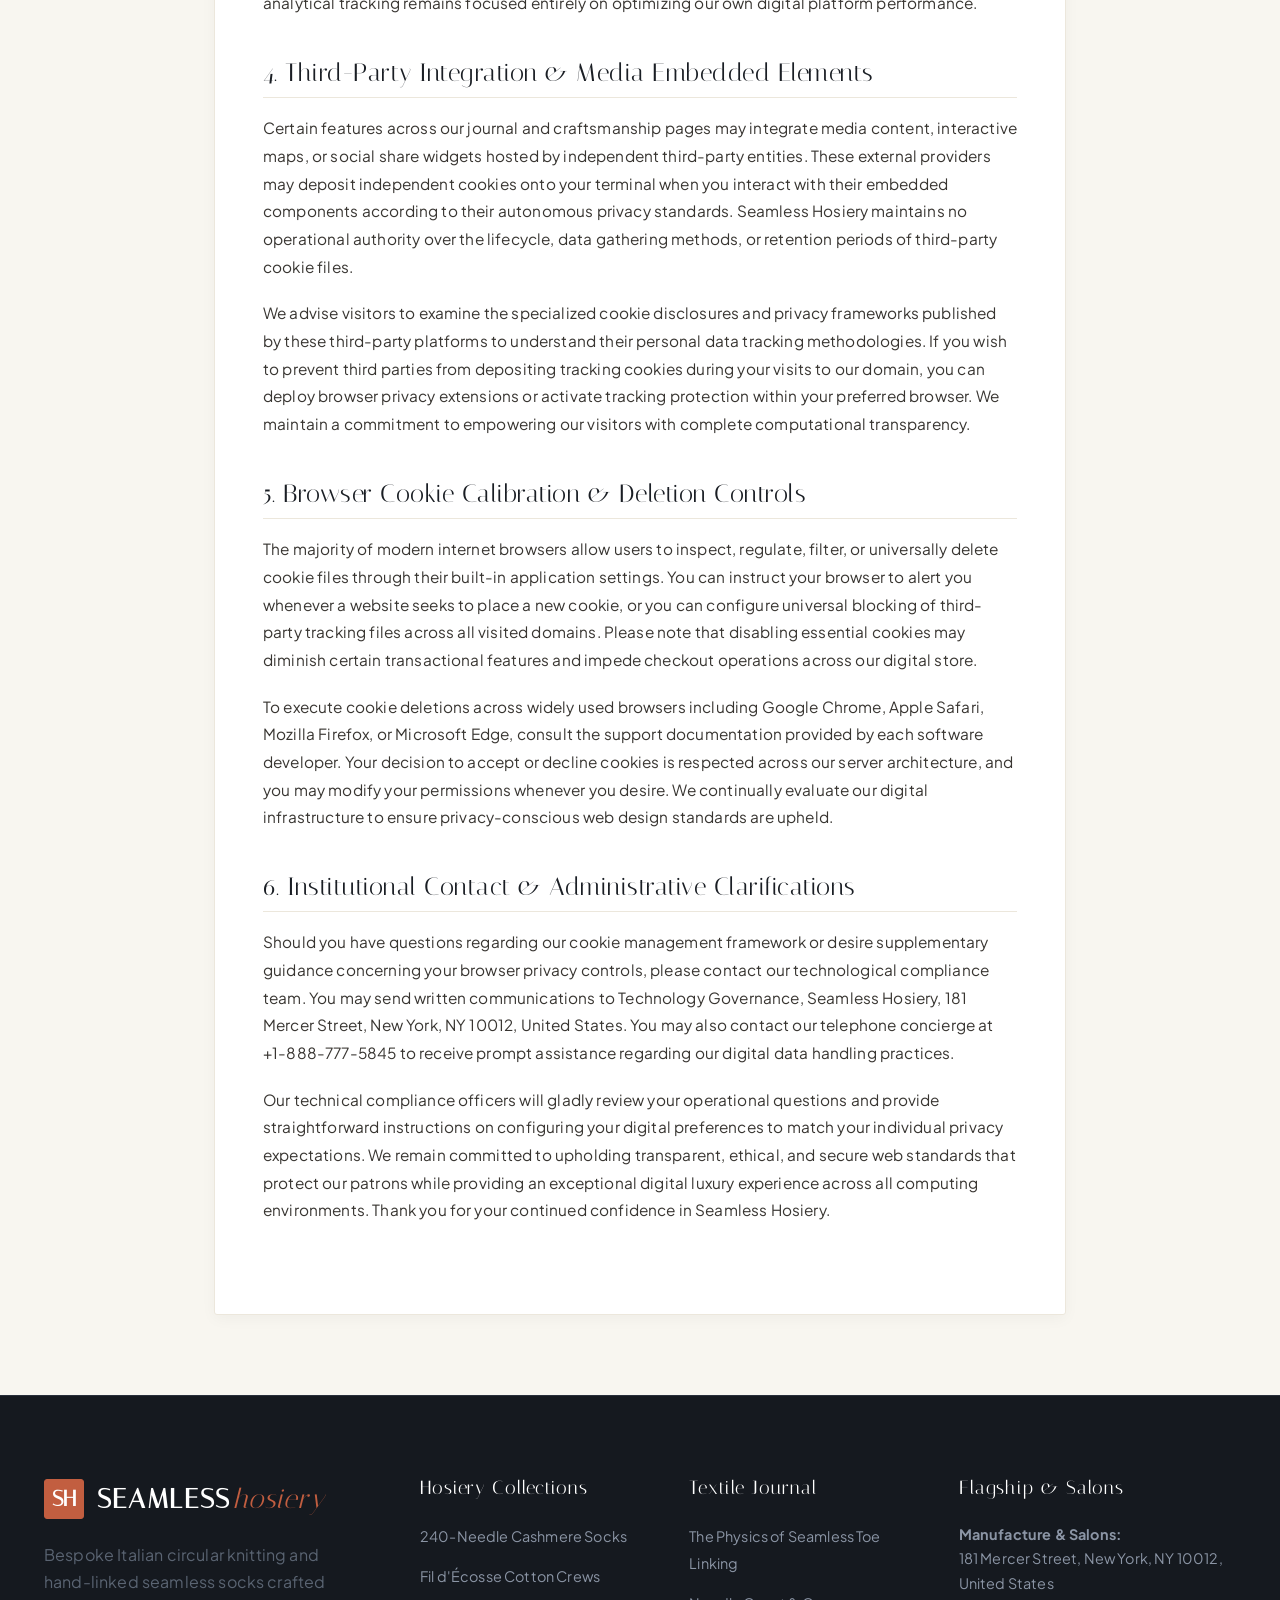
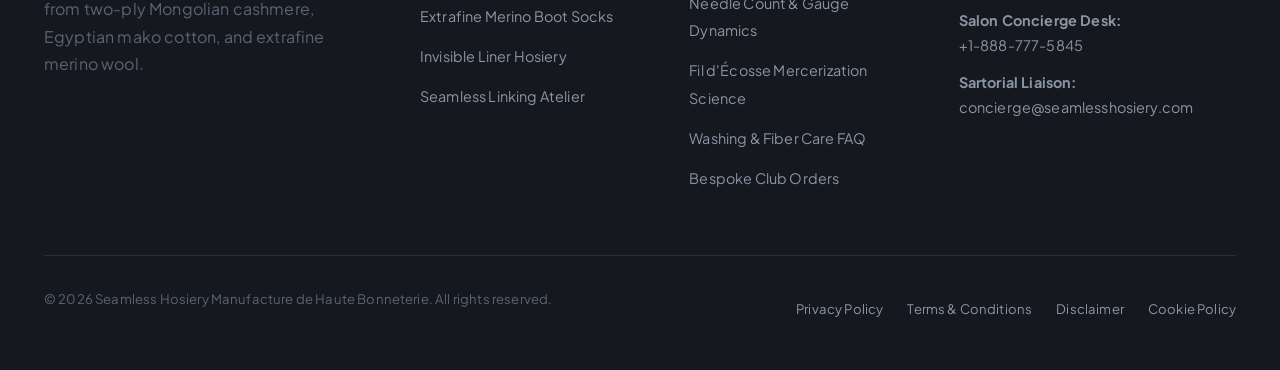
<file: cookie-policy.html>
<!DOCTYPE html>
<html lang="en">
<head>
  <meta charset="UTF-8">
  <meta name="viewport" content="width=device-width, initial-scale=1.0">
  <title>Cookie Policy | Seamless Hosiery</title>
  <meta name="description" content="Cookie Policy outlining manufacture standards, client privacy, and terms of service for Seamless Hosiery at 181 Mercer Street.">
  <link rel="preconnect" href="https://fonts.googleapis.com">
  <link rel="preconnect" href="https://fonts.gstatic.com" crossorigin>
  <link rel="stylesheet" href="https://fonts.googleapis.com/css2?family=Italiana&family=Plus+Jakarta+Sans:wght@300;400;500;600;700&display=swap">
  <link rel="stylesheet" href="assets/css/style.css">
  <!-- Google tag (gtag.js) -->
  <script async src="https://www.googletagmanager.com/gtag/js?id=G-0LY0HY7L01"></script>
  <script>
    window.dataLayer = window.dataLayer || [];
    function gtag(){dataLayer.push(arguments);}
    gtag('js', new Date());
    gtag('config', 'G-0LY0HY7L01');
  </script>
</head>
<body>

<header class="site-header">
  <div class="container nav-wrapper">
    <a href="index.html" class="brand-logo" aria-label="Seamless Hosiery Homepage">
      <div class="knit-symbol">SH</div>
      <div class="brand-text">Seamless<span>hosiery</span></div>
    </a>
    <nav aria-label="Primary Navigation">
      <ul class="nav-links">
        <li><a href="index.html" class="">Home</a></li>
        <li><a href="about.html" class="">Atelier</a></li>
        <li><a href="services.html" class="">Collections</a></li>
        <li><a href="blog.html" class="">Journal</a></li>
        <li><a href="faq.html" class="">FAQ</a></li>
        <li><a href="contact.html" class="">Bespoke Fitting</a></li>
      </ul>
    </nav>
    <div class="header-cta-group">
      <a href="contact.html" class="btn-primary">Reserve Hosiery</a>
    </div>
    <button class="mobile-toggle" id="mobile-toggle" aria-label="Open Navigation Drawer">
      <span></span>
      <span></span>
      <span></span>
    </button>
  </div>
</header>
<div class="drawer-backdrop" id="drawer-backdrop"></div>
<div class="mobile-drawer" id="mobile-drawer">
  <div class="drawer-header">
    <div class="brand-logo">
      <div class="knit-symbol">SH</div>
      <div class="brand-text">Seamless<span>hosiery</span></div>
    </div>
    <button class="drawer-close" id="drawer-close" aria-label="Close Navigation Drawer">&times;</button>
  </div>
  <ul class="drawer-links">
    <li><a href="index.html">Home</a></li>
    <li><a href="about.html">The Atelier & Circular Knitting</a></li>
    <li><a href="services.html">Bespoke Sock Collections</a></li>
    <li><a href="blog.html">Knitwear Textile Journal</a></li>
    <li><a href="faq.html">Client Care & Sizing FAQ</a></li>
    <li><a href="contact.html">Private Fitting Consultation</a></li>
  </ul>
  <div class="drawer-footer">
    <p><strong>Bespoke Hosiery Flagship</strong><br>181 Mercer Street<br>New York, NY 10012</p>
    <p>Tel: +1-888-777-5845</p>
  </div>
</div>


<main>
  <div class="legal-wrapper">
    <h1>Cookie Policy</h1>
    <p><strong>Effective Date:</strong> January 1, 2026 | <strong>Manufacture Headquarters:</strong> 181 Mercer Street, New York, NY 10012, United States</p>
    <div class="legal-card">
      <section class="legal-section">
        <h2>1. Technical Definition & Cookie Implementation</h2>
        <p>Cookies are diminutive computational data files deposited onto your desktop browser or mobile terminal to enable our server infrastructure to identify your preferences upon return visits. At Seamless Hosiery, we utilize cookies and closely related session tracking technologies to optimize browsing speeds, maintain shopping bag continuity, and analyze navigational pathways. These digital files are designed to operate safely without installing malicious software or compromising the internal file integrity of your computing equipment.</p>
        <p>Our application of tracking files is governed by rigorous computational security protocols that prioritize user anonymity while delivering fluid luxury commerce functionality across diverse devices. We classify cookies into specific operational categories ranging from indispensable session management files to anonymous analytical cookies that quantify aggregate page latency. You retain complete authority to calibrate your browser preferences to reject or purge cookies at any juncture.</p>
      </section>
      <section class="legal-section">
        <h2>2. Mandatory & Functional Cookies</h2>
        <p>Indispensable cookies are structurally mandatory to enable fundamental digital navigation across our secure web platform, permitting clients to move securely through pages and access encrypted client salons. Without these operational files, basic functions including cart retention during multi-page browsing, checkout form completion, and cryptographic session security cannot operate reliably. These mandatory cookies do not gather personal profiling information and expire automatically upon the conclusion of your active browsing session.</p>
        <p>Functional cookies permit our web systems to preserve individual client preferences such as preferred currencies, geographic regional settings, and previous typography scale choices across subsequent sessions. By remembering these custom selections, our digital salon delivers a tailored browsing environment that eliminates repetitive configuration tasks upon each return visit. While these cookies enhance user convenience, you may disable them through your browser without completely forfeiting access to our public product catalog.</p>
      </section>
      <section class="legal-section">
        <h2>3. Performance & Anonymous Web Analytics</h2>
        <p>Performance cookies gather anonymous analytical telemetry regarding how visitors navigate across our digital exhibits, which pages encounter high traffic, and whether error notifications occur. We deploy Google Analytics (Measurement Tag G-0LY0HY7L01) across our web ecosystem to aggregate macroscopic engagement statistics that inform our engineering team regarding site speed optimizations. All gathered analytical metrics are anonymized and mathematically grouped into collective pools that cannot be traced to specific individuals.</p>
        <p>These performance metrics assist our design team in identifying navigational dead-ends, streamlining checkout pathways, and measuring overall visitor interest across diverse artisanal sock collections. We do not integrate analytical telemetry with external third-party marketing brokers or deploy behavioral tracking pixels that trail your activity across independent commercial domains. Our analytical tracking remains focused entirely on optimizing our own digital platform performance.</p>
      </section>
      <section class="legal-section">
        <h2>4. Third-Party Integration & Media Embedded Elements</h2>
        <p>Certain features across our journal and craftsmanship pages may integrate media content, interactive maps, or social share widgets hosted by independent third-party entities. These external providers may deposit independent cookies onto your terminal when you interact with their embedded components according to their autonomous privacy standards. Seamless Hosiery maintains no operational authority over the lifecycle, data gathering methods, or retention periods of third-party cookie files.</p>
        <p>We advise visitors to examine the specialized cookie disclosures and privacy frameworks published by these third-party platforms to understand their personal data tracking methodologies. If you wish to prevent third parties from depositing tracking cookies during your visits to our domain, you can deploy browser privacy extensions or activate tracking protection within your preferred browser. We maintain a commitment to empowering our visitors with complete computational transparency.</p>
      </section>
      <section class="legal-section">
        <h2>5. Browser Cookie Calibration & Deletion Controls</h2>
        <p>The majority of modern internet browsers allow users to inspect, regulate, filter, or universally delete cookie files through their built-in application settings. You can instruct your browser to alert you whenever a website seeks to place a new cookie, or you can configure universal blocking of third-party tracking files across all visited domains. Please note that disabling essential cookies may diminish certain transactional features and impede checkout operations across our digital store.</p>
        <p>To execute cookie deletions across widely used browsers including Google Chrome, Apple Safari, Mozilla Firefox, or Microsoft Edge, consult the support documentation provided by each software developer. Your decision to accept or decline cookies is respected across our server architecture, and you may modify your permissions whenever you desire. We continually evaluate our digital infrastructure to ensure privacy-conscious web design standards are upheld.</p>
      </section>
      <section class="legal-section">
        <h2>6. Institutional Contact & Administrative Clarifications</h2>
        <p>Should you have questions regarding our cookie management framework or desire supplementary guidance concerning your browser privacy controls, please contact our technological compliance team. You may send written communications to Technology Governance, Seamless Hosiery, 181 Mercer Street, New York, NY 10012, United States. You may also contact our telephone concierge at +1-888-777-5845 to receive prompt assistance regarding our digital data handling practices.</p>
        <p>Our technical compliance officers will gladly review your operational questions and provide straightforward instructions on configuring your digital preferences to match your individual privacy expectations. We remain committed to upholding transparent, ethical, and secure web standards that protect our patrons while providing an exceptional digital luxury experience across all computing environments. Thank you for your continued confidence in Seamless Hosiery.</p>
      </section>
    </div>
  </div>
</main>

<footer class="site-footer">
  <div class="container">
    <div class="footer-grid">
      <div class="footer-col">
        <div class="brand-logo" style="margin-bottom:1.2rem;">
          <div class="knit-symbol" style="background:var(--primary);color:#ffffff;border-color:var(--primary);">SH</div>
          <div class="brand-text" style="color:#ffffff;">Seamless<span style="color:var(--primary);">hosiery</span></div>
        </div>
        <p>Bespoke Italian circular knitting and hand-linked seamless socks crafted from two-ply Mongolian cashmere, Egyptian mako cotton, and extrafine merino wool.</p>
      </div>
      <div class="footer-col">
        <h4>Hosiery Collections</h4>
        <ul class="footer-links">
          <li><a href="services.html">240-Needle Cashmere Socks</a></li>
          <li><a href="services.html">Fil d'Écosse Cotton Crews</a></li>
          <li><a href="services.html">Extrafine Merino Boot Socks</a></li>
          <li><a href="services.html">Invisible Liner Hosiery</a></li>
          <li><a href="about.html">Seamless Linking Atelier</a></li>
        </ul>
      </div>
      <div class="footer-col">
        <h4>Textile Journal</h4>
        <ul class="footer-links">
          <li><a href="blog/blog-1.html">The Physics of Seamless Toe Linking</a></li>
          <li><a href="blog/blog-2.html">Needle Count & Gauge Dynamics</a></li>
          <li><a href="blog/blog-3.html">Fil d'Écosse Mercerization Science</a></li>
          <li><a href="faq.html">Washing & Fiber Care FAQ</a></li>
          <li><a href="contact.html">Bespoke Club Orders</a></li>
        </ul>
      </div>
      <div class="footer-col">
        <h4>Flagship & Salons</h4>
        <ul class="footer-contact-list">
          <li><strong>Manufacture & Salons:</strong><br>181 Mercer Street, New York, NY 10012, United States</li>
          <li><strong>Salon Concierge Desk:</strong><br>+1-888-777-5845</li>
          <li><strong>Sartorial Liaison:</strong><br>concierge@seamlesshosiery.com</li>
        </ul>
      </div>
    </div>
    <div class="footer-bottom">
      <p>&copy; 2026 Seamless Hosiery Manufacture de Haute Bonneterie. All rights reserved.</p>
      <div class="footer-legal-links">
        <a href="privacy-policy.html">Privacy Policy</a>
        <a href="terms-and-conditions.html">Terms & Conditions</a>
        <a href="disclaimer.html">Disclaimer</a>
        <a href="cookie-policy.html">Cookie Policy</a>
      </div>
    </div>
  </div>
</footer>

<script src="assets/js/main.js"></script>
</body>
</html>
</file>
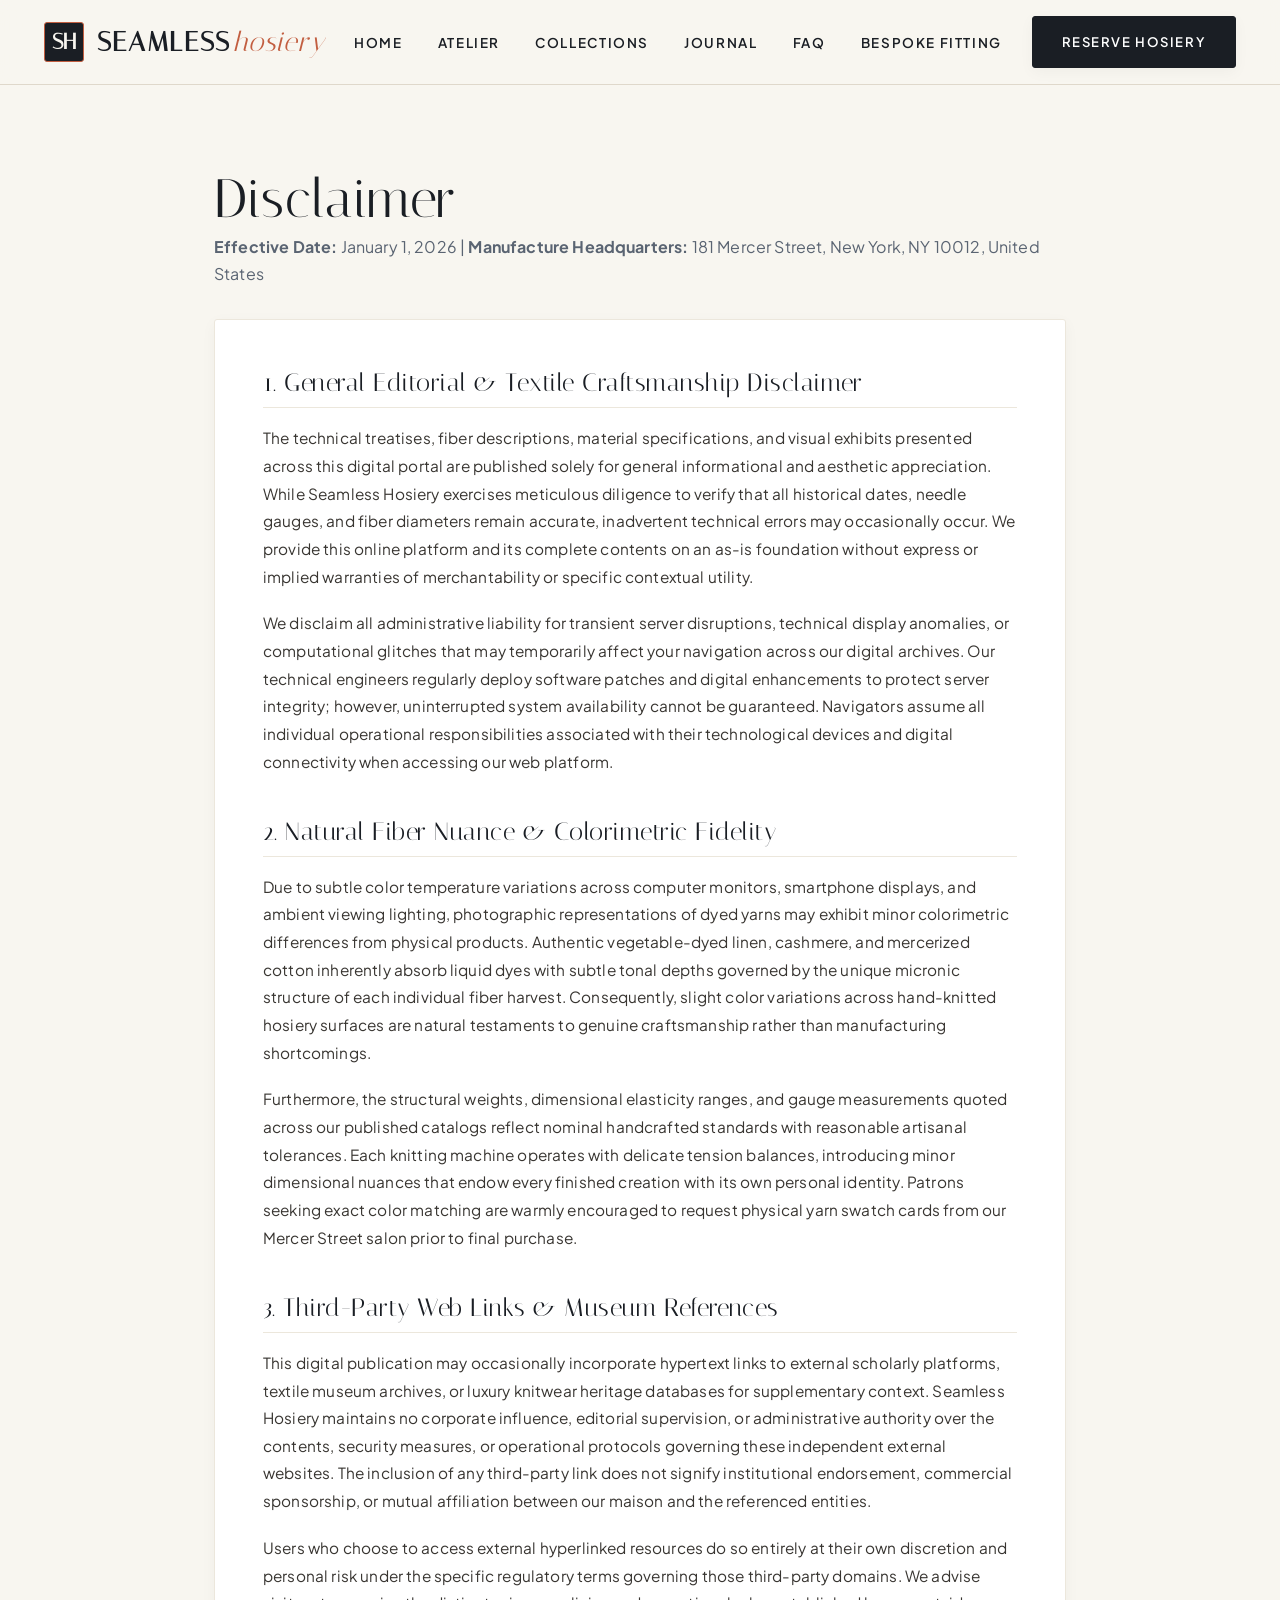
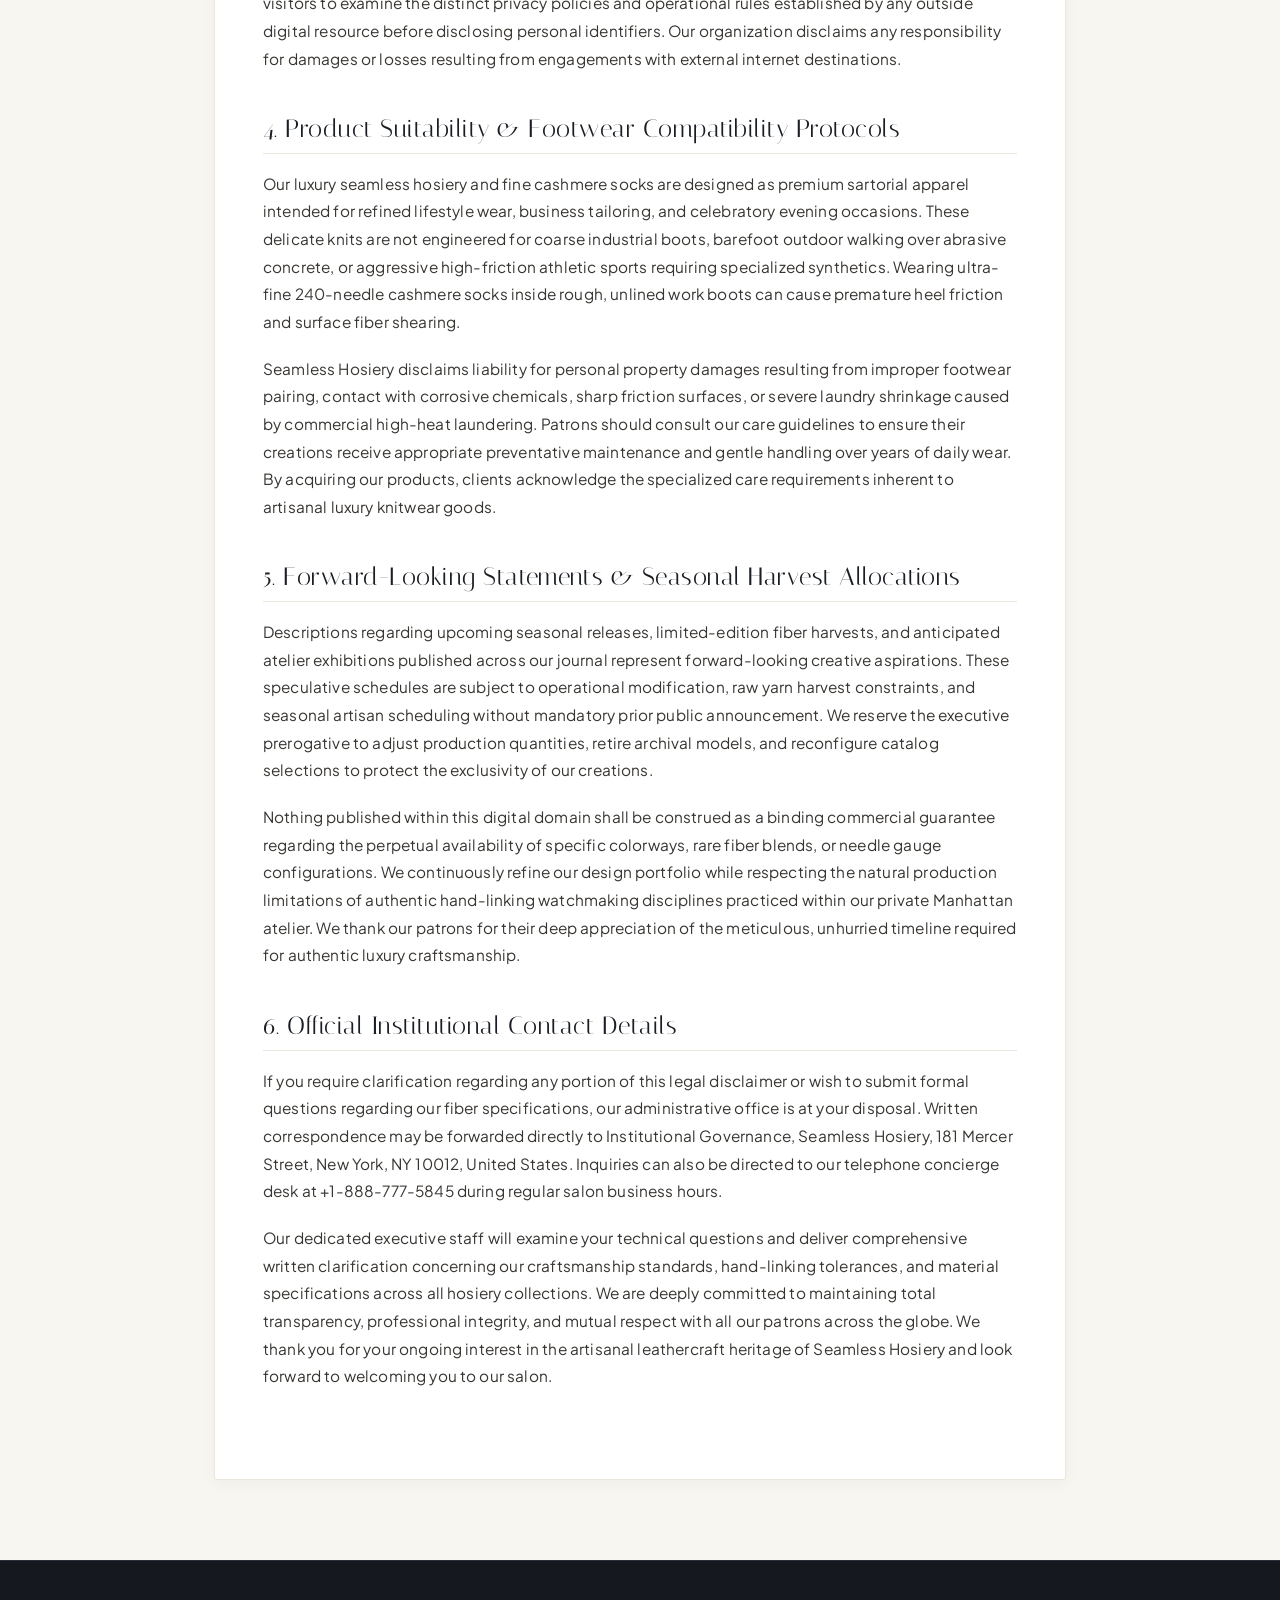
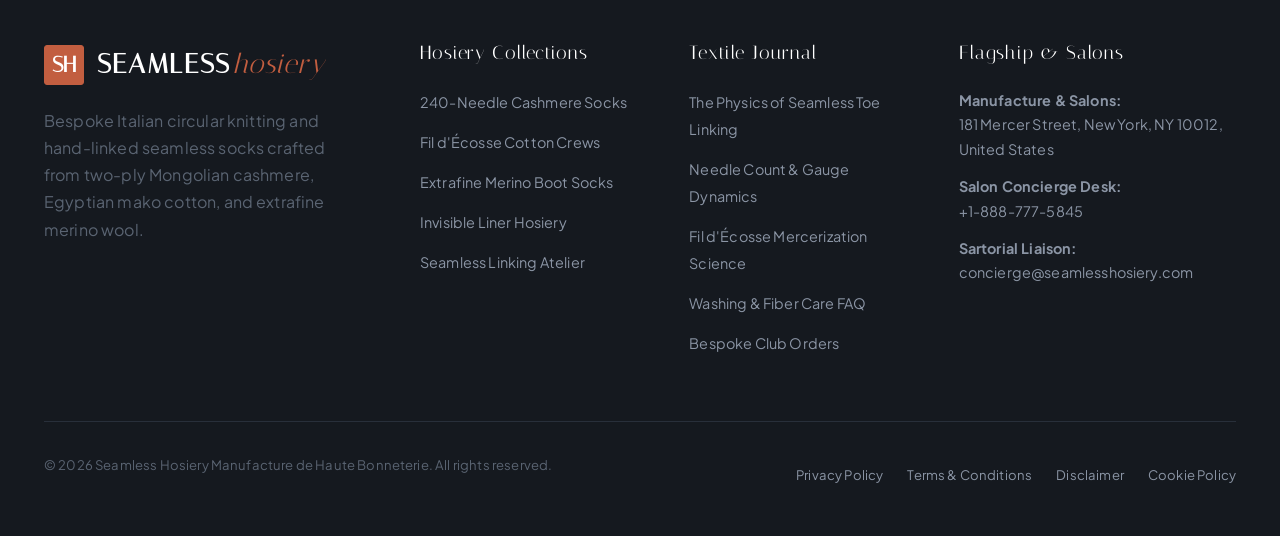
<file: disclaimer.html>
<!DOCTYPE html>
<html lang="en">
<head>
  <meta charset="UTF-8">
  <meta name="viewport" content="width=device-width, initial-scale=1.0">
  <title>Disclaimer | Seamless Hosiery</title>
  <meta name="description" content="Disclaimer outlining manufacture standards, client privacy, and terms of service for Seamless Hosiery at 181 Mercer Street.">
  <link rel="preconnect" href="https://fonts.googleapis.com">
  <link rel="preconnect" href="https://fonts.gstatic.com" crossorigin>
  <link rel="stylesheet" href="https://fonts.googleapis.com/css2?family=Italiana&family=Plus+Jakarta+Sans:wght@300;400;500;600;700&display=swap">
  <link rel="stylesheet" href="assets/css/style.css">
  <!-- Google tag (gtag.js) -->
  <script async src="https://www.googletagmanager.com/gtag/js?id=G-0LY0HY7L01"></script>
  <script>
    window.dataLayer = window.dataLayer || [];
    function gtag(){dataLayer.push(arguments);}
    gtag('js', new Date());
    gtag('config', 'G-0LY0HY7L01');
  </script>
</head>
<body>

<header class="site-header">
  <div class="container nav-wrapper">
    <a href="index.html" class="brand-logo" aria-label="Seamless Hosiery Homepage">
      <div class="knit-symbol">SH</div>
      <div class="brand-text">Seamless<span>hosiery</span></div>
    </a>
    <nav aria-label="Primary Navigation">
      <ul class="nav-links">
        <li><a href="index.html" class="">Home</a></li>
        <li><a href="about.html" class="">Atelier</a></li>
        <li><a href="services.html" class="">Collections</a></li>
        <li><a href="blog.html" class="">Journal</a></li>
        <li><a href="faq.html" class="">FAQ</a></li>
        <li><a href="contact.html" class="">Bespoke Fitting</a></li>
      </ul>
    </nav>
    <div class="header-cta-group">
      <a href="contact.html" class="btn-primary">Reserve Hosiery</a>
    </div>
    <button class="mobile-toggle" id="mobile-toggle" aria-label="Open Navigation Drawer">
      <span></span>
      <span></span>
      <span></span>
    </button>
  </div>
</header>
<div class="drawer-backdrop" id="drawer-backdrop"></div>
<div class="mobile-drawer" id="mobile-drawer">
  <div class="drawer-header">
    <div class="brand-logo">
      <div class="knit-symbol">SH</div>
      <div class="brand-text">Seamless<span>hosiery</span></div>
    </div>
    <button class="drawer-close" id="drawer-close" aria-label="Close Navigation Drawer">&times;</button>
  </div>
  <ul class="drawer-links">
    <li><a href="index.html">Home</a></li>
    <li><a href="about.html">The Atelier & Circular Knitting</a></li>
    <li><a href="services.html">Bespoke Sock Collections</a></li>
    <li><a href="blog.html">Knitwear Textile Journal</a></li>
    <li><a href="faq.html">Client Care & Sizing FAQ</a></li>
    <li><a href="contact.html">Private Fitting Consultation</a></li>
  </ul>
  <div class="drawer-footer">
    <p><strong>Bespoke Hosiery Flagship</strong><br>181 Mercer Street<br>New York, NY 10012</p>
    <p>Tel: +1-888-777-5845</p>
  </div>
</div>


<main>
  <div class="legal-wrapper">
    <h1>Disclaimer</h1>
    <p><strong>Effective Date:</strong> January 1, 2026 | <strong>Manufacture Headquarters:</strong> 181 Mercer Street, New York, NY 10012, United States</p>
    <div class="legal-card">
      <section class="legal-section">
        <h2>1. General Editorial & Textile Craftsmanship Disclaimer</h2>
        <p>The technical treatises, fiber descriptions, material specifications, and visual exhibits presented across this digital portal are published solely for general informational and aesthetic appreciation. While Seamless Hosiery exercises meticulous diligence to verify that all historical dates, needle gauges, and fiber diameters remain accurate, inadvertent technical errors may occasionally occur. We provide this online platform and its complete contents on an as-is foundation without express or implied warranties of merchantability or specific contextual utility.</p>
        <p>We disclaim all administrative liability for transient server disruptions, technical display anomalies, or computational glitches that may temporarily affect your navigation across our digital archives. Our technical engineers regularly deploy software patches and digital enhancements to protect server integrity; however, uninterrupted system availability cannot be guaranteed. Navigators assume all individual operational responsibilities associated with their technological devices and digital connectivity when accessing our web platform.</p>
      </section>
      <section class="legal-section">
        <h2>2. Natural Fiber Nuance & Colorimetric Fidelity</h2>
        <p>Due to subtle color temperature variations across computer monitors, smartphone displays, and ambient viewing lighting, photographic representations of dyed yarns may exhibit minor colorimetric differences from physical products. Authentic vegetable-dyed linen, cashmere, and mercerized cotton inherently absorb liquid dyes with subtle tonal depths governed by the unique micronic structure of each individual fiber harvest. Consequently, slight color variations across hand-knitted hosiery surfaces are natural testaments to genuine craftsmanship rather than manufacturing shortcomings.</p>
        <p>Furthermore, the structural weights, dimensional elasticity ranges, and gauge measurements quoted across our published catalogs reflect nominal handcrafted standards with reasonable artisanal tolerances. Each knitting machine operates with delicate tension balances, introducing minor dimensional nuances that endow every finished creation with its own personal identity. Patrons seeking exact color matching are warmly encouraged to request physical yarn swatch cards from our Mercer Street salon prior to final purchase.</p>
      </section>
      <section class="legal-section">
        <h2>3. Third-Party Web Links & Museum References</h2>
        <p>This digital publication may occasionally incorporate hypertext links to external scholarly platforms, textile museum archives, or luxury knitwear heritage databases for supplementary context. Seamless Hosiery maintains no corporate influence, editorial supervision, or administrative authority over the contents, security measures, or operational protocols governing these independent external websites. The inclusion of any third-party link does not signify institutional endorsement, commercial sponsorship, or mutual affiliation between our maison and the referenced entities.</p>
        <p>Users who choose to access external hyperlinked resources do so entirely at their own discretion and personal risk under the specific regulatory terms governing those third-party domains. We advise visitors to examine the distinct privacy policies and operational rules established by any outside digital resource before disclosing personal identifiers. Our organization disclaims any responsibility for damages or losses resulting from engagements with external internet destinations.</p>
      </section>
      <section class="legal-section">
        <h2>4. Product Suitability & Footwear Compatibility Protocols</h2>
        <p>Our luxury seamless hosiery and fine cashmere socks are designed as premium sartorial apparel intended for refined lifestyle wear, business tailoring, and celebratory evening occasions. These delicate knits are not engineered for coarse industrial boots, barefoot outdoor walking over abrasive concrete, or aggressive high-friction athletic sports requiring specialized synthetics. Wearing ultra-fine 240-needle cashmere socks inside rough, unlined work boots can cause premature heel friction and surface fiber shearing.</p>
        <p>Seamless Hosiery disclaims liability for personal property damages resulting from improper footwear pairing, contact with corrosive chemicals, sharp friction surfaces, or severe laundry shrinkage caused by commercial high-heat laundering. Patrons should consult our care guidelines to ensure their creations receive appropriate preventative maintenance and gentle handling over years of daily wear. By acquiring our products, clients acknowledge the specialized care requirements inherent to artisanal luxury knitwear goods.</p>
      </section>
      <section class="legal-section">
        <h2>5. Forward-Looking Statements & Seasonal Harvest Allocations</h2>
        <p>Descriptions regarding upcoming seasonal releases, limited-edition fiber harvests, and anticipated atelier exhibitions published across our journal represent forward-looking creative aspirations. These speculative schedules are subject to operational modification, raw yarn harvest constraints, and seasonal artisan scheduling without mandatory prior public announcement. We reserve the executive prerogative to adjust production quantities, retire archival models, and reconfigure catalog selections to protect the exclusivity of our creations.</p>
        <p>Nothing published within this digital domain shall be construed as a binding commercial guarantee regarding the perpetual availability of specific colorways, rare fiber blends, or needle gauge configurations. We continuously refine our design portfolio while respecting the natural production limitations of authentic hand-linking watchmaking disciplines practiced within our private Manhattan atelier. We thank our patrons for their deep appreciation of the meticulous, unhurried timeline required for authentic luxury craftsmanship.</p>
      </section>
      <section class="legal-section">
        <h2>6. Official Institutional Contact Details</h2>
        <p>If you require clarification regarding any portion of this legal disclaimer or wish to submit formal questions regarding our fiber specifications, our administrative office is at your disposal. Written correspondence may be forwarded directly to Institutional Governance, Seamless Hosiery, 181 Mercer Street, New York, NY 10012, United States. Inquiries can also be directed to our telephone concierge desk at +1-888-777-5845 during regular salon business hours.</p>
        <p>Our dedicated executive staff will examine your technical questions and deliver comprehensive written clarification concerning our craftsmanship standards, hand-linking tolerances, and material specifications across all hosiery collections. We are deeply committed to maintaining total transparency, professional integrity, and mutual respect with all our patrons across the globe. We thank you for your ongoing interest in the artisanal leathercraft heritage of Seamless Hosiery and look forward to welcoming you to our salon.</p>
      </section>
    </div>
  </div>
</main>

<footer class="site-footer">
  <div class="container">
    <div class="footer-grid">
      <div class="footer-col">
        <div class="brand-logo" style="margin-bottom:1.2rem;">
          <div class="knit-symbol" style="background:var(--primary);color:#ffffff;border-color:var(--primary);">SH</div>
          <div class="brand-text" style="color:#ffffff;">Seamless<span style="color:var(--primary);">hosiery</span></div>
        </div>
        <p>Bespoke Italian circular knitting and hand-linked seamless socks crafted from two-ply Mongolian cashmere, Egyptian mako cotton, and extrafine merino wool.</p>
      </div>
      <div class="footer-col">
        <h4>Hosiery Collections</h4>
        <ul class="footer-links">
          <li><a href="services.html">240-Needle Cashmere Socks</a></li>
          <li><a href="services.html">Fil d'Écosse Cotton Crews</a></li>
          <li><a href="services.html">Extrafine Merino Boot Socks</a></li>
          <li><a href="services.html">Invisible Liner Hosiery</a></li>
          <li><a href="about.html">Seamless Linking Atelier</a></li>
        </ul>
      </div>
      <div class="footer-col">
        <h4>Textile Journal</h4>
        <ul class="footer-links">
          <li><a href="blog/blog-1.html">The Physics of Seamless Toe Linking</a></li>
          <li><a href="blog/blog-2.html">Needle Count & Gauge Dynamics</a></li>
          <li><a href="blog/blog-3.html">Fil d'Écosse Mercerization Science</a></li>
          <li><a href="faq.html">Washing & Fiber Care FAQ</a></li>
          <li><a href="contact.html">Bespoke Club Orders</a></li>
        </ul>
      </div>
      <div class="footer-col">
        <h4>Flagship & Salons</h4>
        <ul class="footer-contact-list">
          <li><strong>Manufacture & Salons:</strong><br>181 Mercer Street, New York, NY 10012, United States</li>
          <li><strong>Salon Concierge Desk:</strong><br>+1-888-777-5845</li>
          <li><strong>Sartorial Liaison:</strong><br>concierge@seamlesshosiery.com</li>
        </ul>
      </div>
    </div>
    <div class="footer-bottom">
      <p>&copy; 2026 Seamless Hosiery Manufacture de Haute Bonneterie. All rights reserved.</p>
      <div class="footer-legal-links">
        <a href="privacy-policy.html">Privacy Policy</a>
        <a href="terms-and-conditions.html">Terms & Conditions</a>
        <a href="disclaimer.html">Disclaimer</a>
        <a href="cookie-policy.html">Cookie Policy</a>
      </div>
    </div>
  </div>
</footer>

<script src="assets/js/main.js"></script>
</body>
</html>
</file>
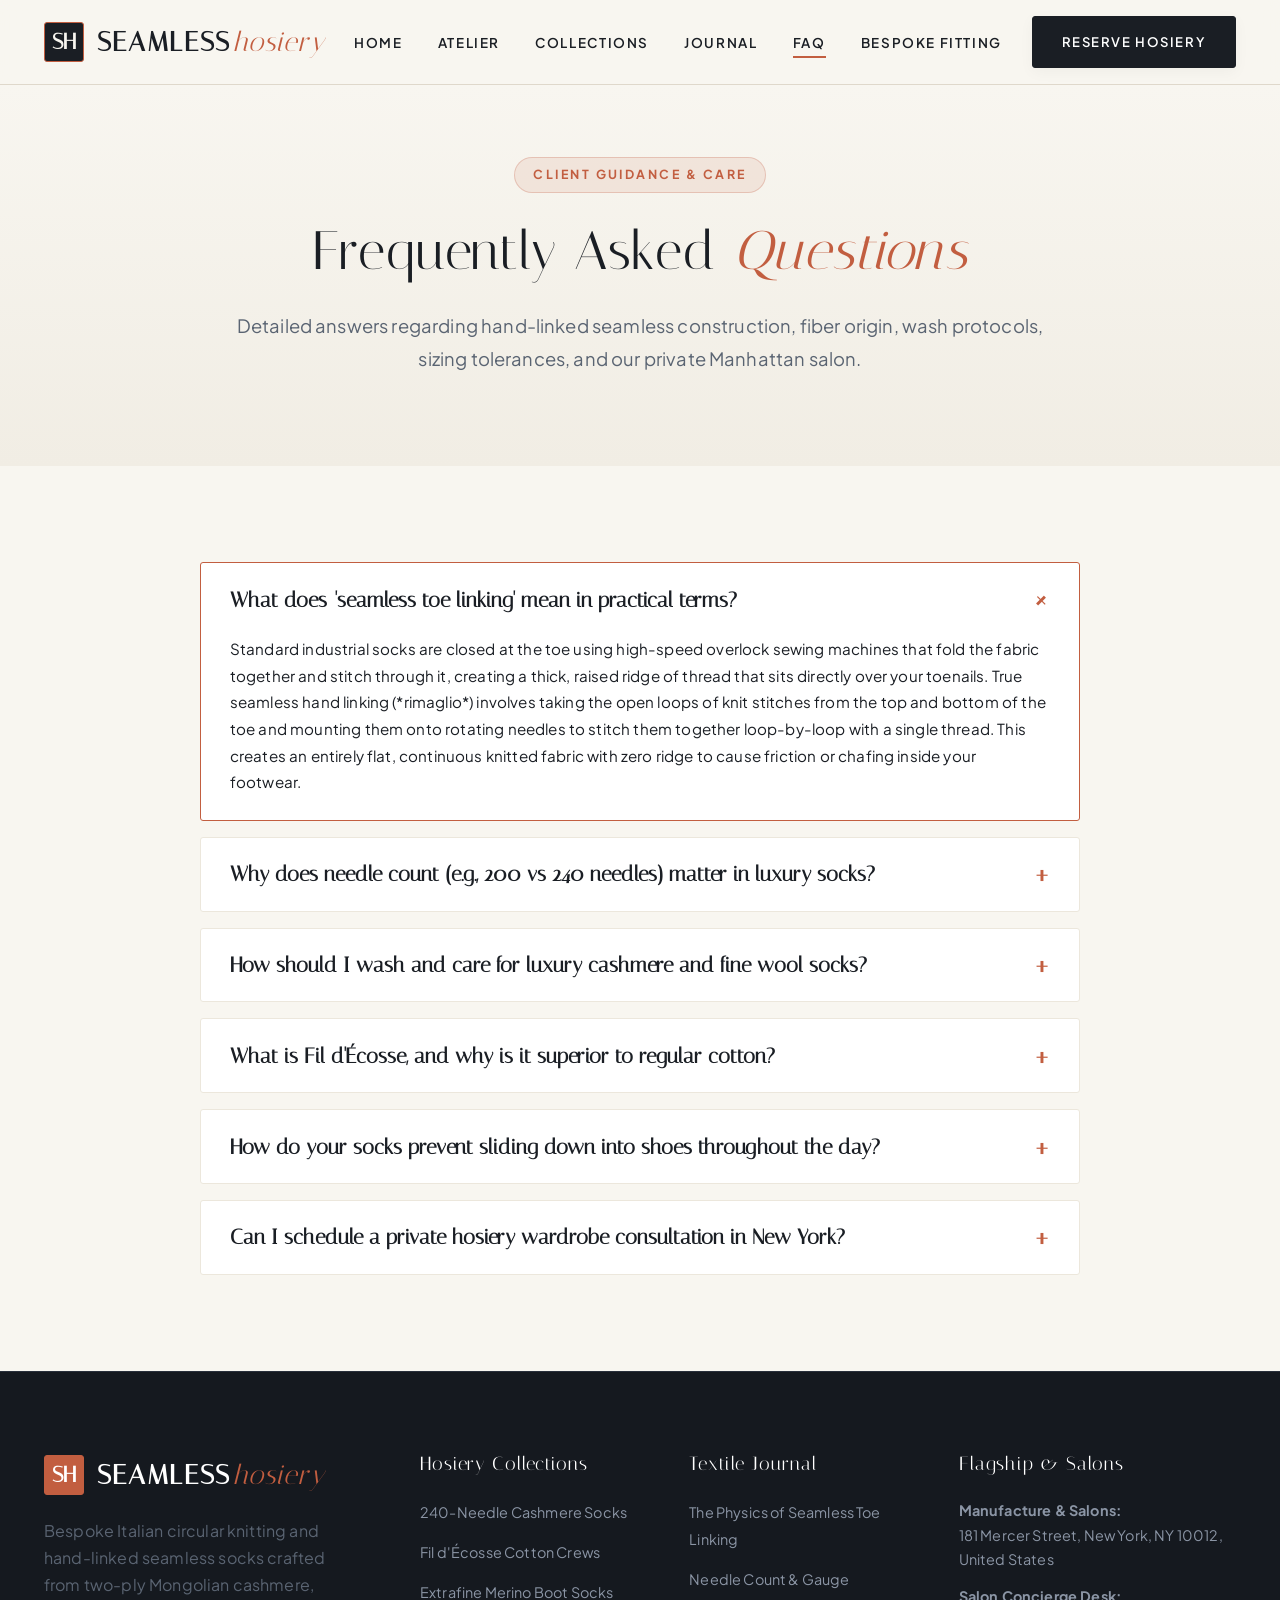
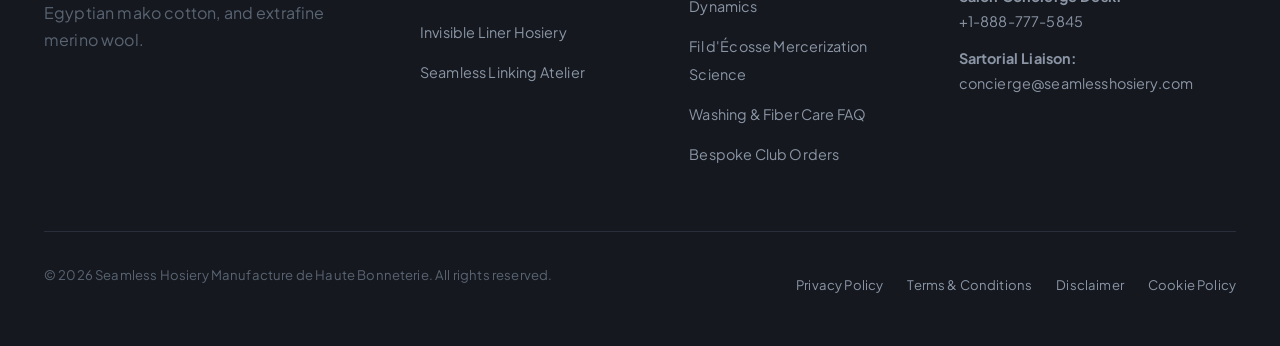
<file: faq.html>
<!DOCTYPE html>
<html lang="en">
<head>
  <meta charset="UTF-8">
  <meta name="viewport" content="width=device-width, initial-scale=1.0">
  <title>Frequently Asked Questions | Seamless Hosiery</title>
  <meta name="description" content="Answers regarding seamless toe linking, needle counts, cashmere care, sizing conversions, and private salon appointments at 181 Mercer Street.">
  <link rel="preconnect" href="https://fonts.googleapis.com">
  <link rel="preconnect" href="https://fonts.gstatic.com" crossorigin>
  <link rel="stylesheet" href="https://fonts.googleapis.com/css2?family=Italiana&family=Plus+Jakarta+Sans:wght@300;400;500;600;700&display=swap">
  <link rel="stylesheet" href="assets/css/style.css">
  <!-- Google tag (gtag.js) -->
  <script async src="https://www.googletagmanager.com/gtag/js?id=G-0LY0HY7L01"></script>
  <script>
    window.dataLayer = window.dataLayer || [];
    function gtag(){dataLayer.push(arguments);}
    gtag('js', new Date());
    gtag('config', 'G-0LY0HY7L01');
  </script>
</head>
<body>

<header class="site-header">
  <div class="container nav-wrapper">
    <a href="index.html" class="brand-logo" aria-label="Seamless Hosiery Homepage">
      <div class="knit-symbol">SH</div>
      <div class="brand-text">Seamless<span>hosiery</span></div>
    </a>
    <nav aria-label="Primary Navigation">
      <ul class="nav-links">
        <li><a href="index.html" class="">Home</a></li>
        <li><a href="about.html" class="">Atelier</a></li>
        <li><a href="services.html" class="">Collections</a></li>
        <li><a href="blog.html" class="">Journal</a></li>
        <li><a href="faq.html" class="active">FAQ</a></li>
        <li><a href="contact.html" class="">Bespoke Fitting</a></li>
      </ul>
    </nav>
    <div class="header-cta-group">
      <a href="contact.html" class="btn-primary">Reserve Hosiery</a>
    </div>
    <button class="mobile-toggle" id="mobile-toggle" aria-label="Open Navigation Drawer">
      <span></span>
      <span></span>
      <span></span>
    </button>
  </div>
</header>
<div class="drawer-backdrop" id="drawer-backdrop"></div>
<div class="mobile-drawer" id="mobile-drawer">
  <div class="drawer-header">
    <div class="brand-logo">
      <div class="knit-symbol">SH</div>
      <div class="brand-text">Seamless<span>hosiery</span></div>
    </div>
    <button class="drawer-close" id="drawer-close" aria-label="Close Navigation Drawer">&times;</button>
  </div>
  <ul class="drawer-links">
    <li><a href="index.html">Home</a></li>
    <li><a href="about.html">The Atelier & Circular Knitting</a></li>
    <li><a href="services.html">Bespoke Sock Collections</a></li>
    <li><a href="blog.html">Knitwear Textile Journal</a></li>
    <li><a href="faq.html">Client Care & Sizing FAQ</a></li>
    <li><a href="contact.html">Private Fitting Consultation</a></li>
  </ul>
  <div class="drawer-footer">
    <p><strong>Bespoke Hosiery Flagship</strong><br>181 Mercer Street<br>New York, NY 10012</p>
    <p>Tel: +1-888-777-5845</p>
  </div>
</div>


<main>
  <section class="hero-hosiery" style="padding:4.5rem 0 3.5rem;">
    <div class="container text-center" style="text-align:center;max-width:860px;">
      <span class="hero-tag">Client Guidance & Care</span>
      <h1 class="hero-title">Frequently Asked <em>Questions</em></h1>
      <p class="hero-desc">Detailed answers regarding hand-linked seamless construction, fiber origin, wash protocols, sizing tolerances, and our private Manhattan salon.</p>
    </div>
  </section>

  <section class="section-pad">
    <div class="container">
      <div class="faq-accordion">
        <div class="faq-item active">
          <button class="faq-question">What does 'seamless toe linking' mean in practical terms? <span class="toggle-icon">+</span></button>
          <div class="faq-answer">
            Standard industrial socks are closed at the toe using high-speed overlock sewing machines that fold the fabric together and stitch through it, creating a thick, raised ridge of thread that sits directly over your toenails. True seamless hand linking (*rimaglio*) involves taking the open loops of knit stitches from the top and bottom of the toe and mounting them onto rotating needles to stitch them together loop-by-loop with a single thread. This creates an entirely flat, continuous knitted fabric with zero ridge to cause friction or chafing inside your footwear.
          </div>
        </div>

        <div class="faq-item">
          <button class="faq-question">Why does needle count (e.g., 200 vs 240 needles) matter in luxury socks? <span class="toggle-icon">+</span></button>
          <div class="faq-answer">
            The needle count refers to the number of microscopic needles arranged in the circular knitting cylinder. Standard mass-produced athletic socks typically use 96 to 144 needles, resulting in thick, coarse stitches. Our luxury dress hosiery is knitted on 200 to 240 needle cylinders using ultra-fine two-ply yarns. This ultra-dense knit creates a silky, lustrous fabric surface that fits smoothly against the foot like a second skin, resists pilling, and retains its elasticity over hundreds of wash cycles.
          </div>
        </div>

        <div class="faq-item">
          <button class="faq-question">How should I wash and care for luxury cashmere and fine wool socks? <span class="toggle-icon">+</span></button>
          <div class="faq-answer">
            For pure cashmere and fine merino hosiery, we recommend hand washing in cool water using a gentle, pH-neutral wool wash, or machine washing on a delicate wool cycle inside a breathable mesh wash bag. Never use hot water, bleach, or fabric softeners, which coat natural fibers and impair their breathability. Always lay socks flat on a clean dry towel to air dry away from direct heat or tumble dryers, as mechanical heat agitation causes natural animal fibers to shrink and felt.
          </div>
        </div>

        <div class="faq-item">
          <button class="faq-question">What is Fil d'Écosse, and why is it superior to regular cotton? <span class="toggle-icon">+</span></button>
          <div class="faq-answer">
            Fil d'Écosse (literally 'Scottish thread') refers to long-staple Egyptian mako cotton that has undergone double mercerization. The raw cotton yarn is pulled taut and bathed in a caustic sodium hydroxide solution, which rounds out the kidney-shaped cotton fibers, increases their tensile strength by 25%, and endows the yarn with an iridescent silk-like luster. Socks crafted from Fil d'Écosse are exceptionally durable, colorfast, and breathable, making them the gold standard of formal men's hosiery.
          </div>
        </div>

        <div class="faq-item">
          <button class="faq-question">How do your socks prevent sliding down into shoes throughout the day? <span class="toggle-icon">+</span></button>
          <div class="faq-answer">
            Our socks employ three engineered design elements to guarantee stay-up performance: first, an anatomical Y-gore heel pocket that anchors the sock securely under the calcaneus; second, graduated compression knitting that tapers gently up the calf; and third, a double-cuff welt knit with soft, micro-encapsulated core-spun elastane that hugs the leg without restricting venous blood circulation or leaving tight red indentation rings.
          </div>
        </div>

        <div class="faq-item">
          <button class="faq-question">Can I schedule a private hosiery wardrobe consultation in New York? <span class="toggle-icon">+</span></button>
          <div class="faq-answer">
            Yes. Our flagship salon at 181 Mercer Street in Manhattan welcomes clients by appointment. You can review our full spectrum of seasonal yarns, evaluate color swatches against your suiting fabrics, and work with our hosiery directors to assemble a personalized 12-pair or 24-pair cedar-boxed wardrobe. Contact our concierge desk at +1-888-777-5845 to schedule your consultation.
          </div>
        </div>
      </div>
    </div>
  </section>
</main>

<footer class="site-footer">
  <div class="container">
    <div class="footer-grid">
      <div class="footer-col">
        <div class="brand-logo" style="margin-bottom:1.2rem;">
          <div class="knit-symbol" style="background:var(--primary);color:#ffffff;border-color:var(--primary);">SH</div>
          <div class="brand-text" style="color:#ffffff;">Seamless<span style="color:var(--primary);">hosiery</span></div>
        </div>
        <p>Bespoke Italian circular knitting and hand-linked seamless socks crafted from two-ply Mongolian cashmere, Egyptian mako cotton, and extrafine merino wool.</p>
      </div>
      <div class="footer-col">
        <h4>Hosiery Collections</h4>
        <ul class="footer-links">
          <li><a href="services.html">240-Needle Cashmere Socks</a></li>
          <li><a href="services.html">Fil d'Écosse Cotton Crews</a></li>
          <li><a href="services.html">Extrafine Merino Boot Socks</a></li>
          <li><a href="services.html">Invisible Liner Hosiery</a></li>
          <li><a href="about.html">Seamless Linking Atelier</a></li>
        </ul>
      </div>
      <div class="footer-col">
        <h4>Textile Journal</h4>
        <ul class="footer-links">
          <li><a href="blog/blog-1.html">The Physics of Seamless Toe Linking</a></li>
          <li><a href="blog/blog-2.html">Needle Count & Gauge Dynamics</a></li>
          <li><a href="blog/blog-3.html">Fil d'Écosse Mercerization Science</a></li>
          <li><a href="faq.html">Washing & Fiber Care FAQ</a></li>
          <li><a href="contact.html">Bespoke Club Orders</a></li>
        </ul>
      </div>
      <div class="footer-col">
        <h4>Flagship & Salons</h4>
        <ul class="footer-contact-list">
          <li><strong>Manufacture & Salons:</strong><br>181 Mercer Street, New York, NY 10012, United States</li>
          <li><strong>Salon Concierge Desk:</strong><br>+1-888-777-5845</li>
          <li><strong>Sartorial Liaison:</strong><br>concierge@seamlesshosiery.com</li>
        </ul>
      </div>
    </div>
    <div class="footer-bottom">
      <p>&copy; 2026 Seamless Hosiery Manufacture de Haute Bonneterie. All rights reserved.</p>
      <div class="footer-legal-links">
        <a href="privacy-policy.html">Privacy Policy</a>
        <a href="terms-and-conditions.html">Terms & Conditions</a>
        <a href="disclaimer.html">Disclaimer</a>
        <a href="cookie-policy.html">Cookie Policy</a>
      </div>
    </div>
  </div>
</footer>

<script src="assets/js/main.js"></script>
</body>
</html>
</file>
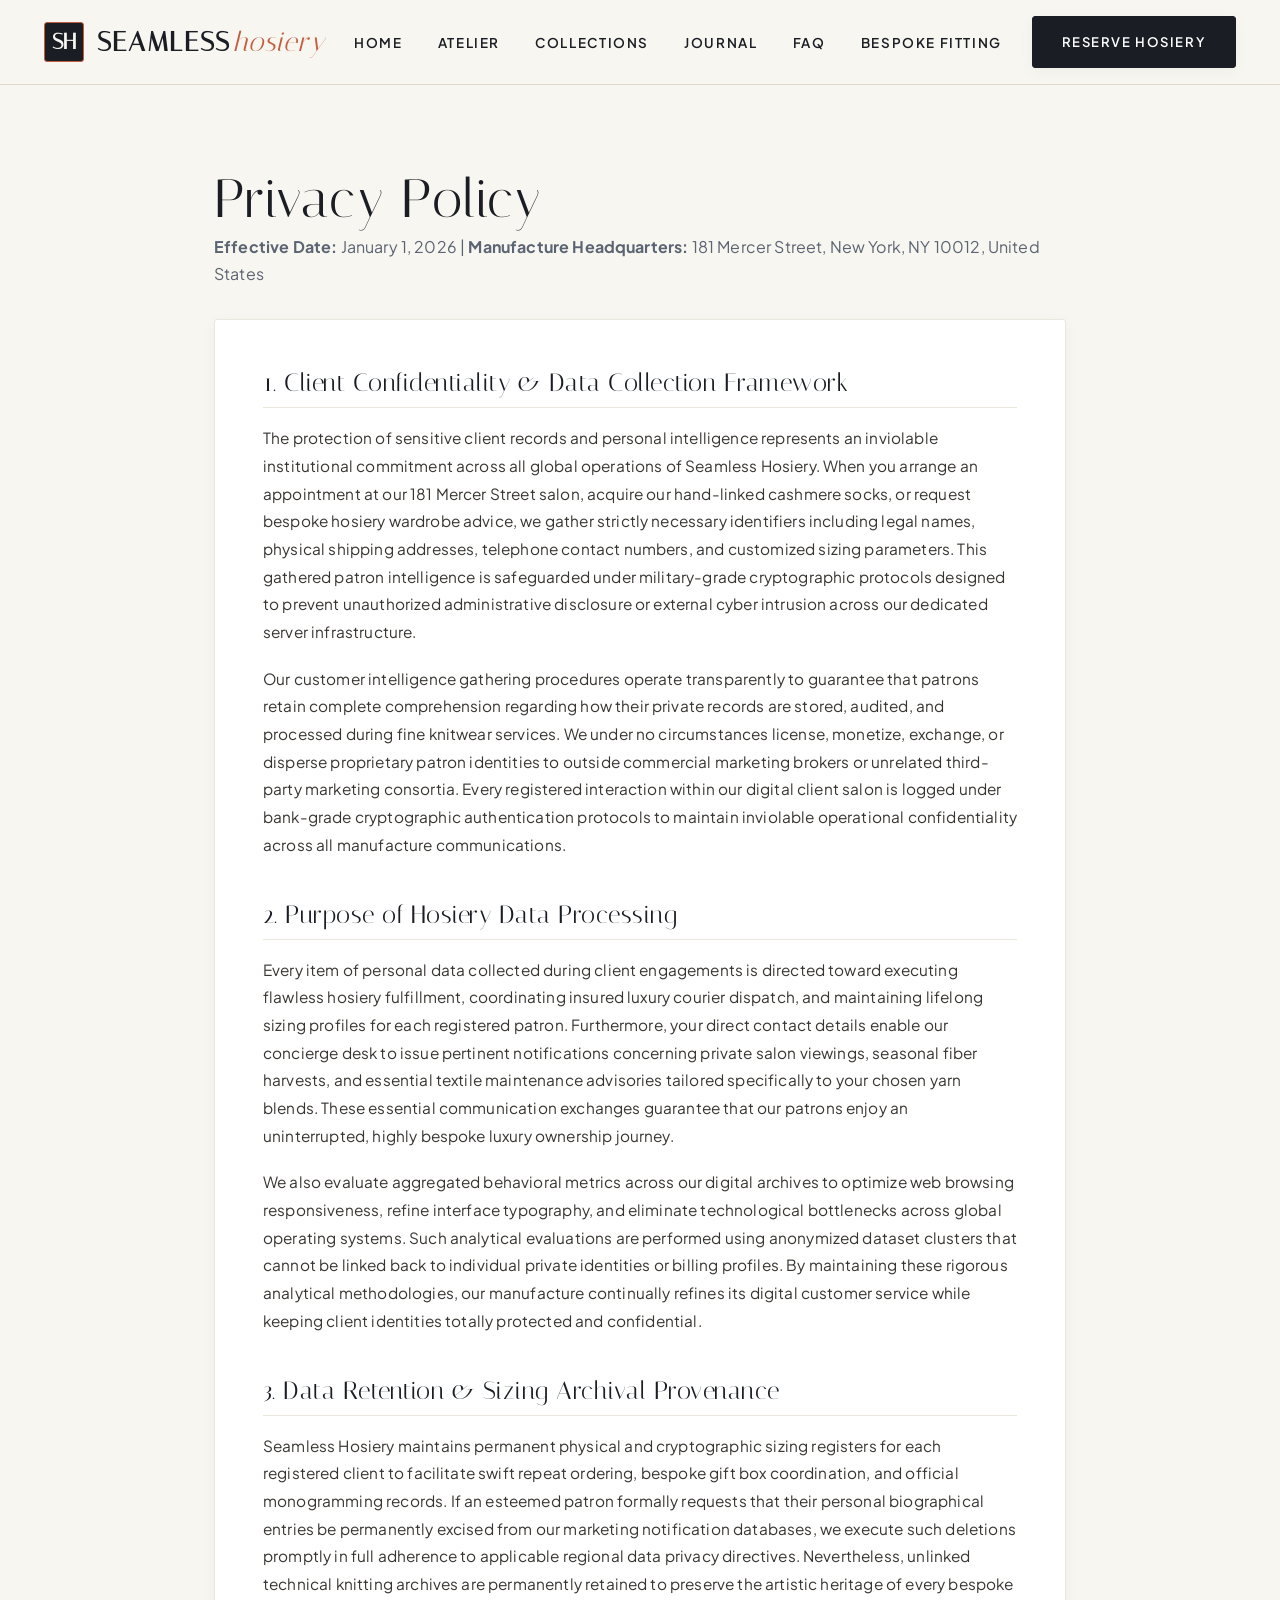
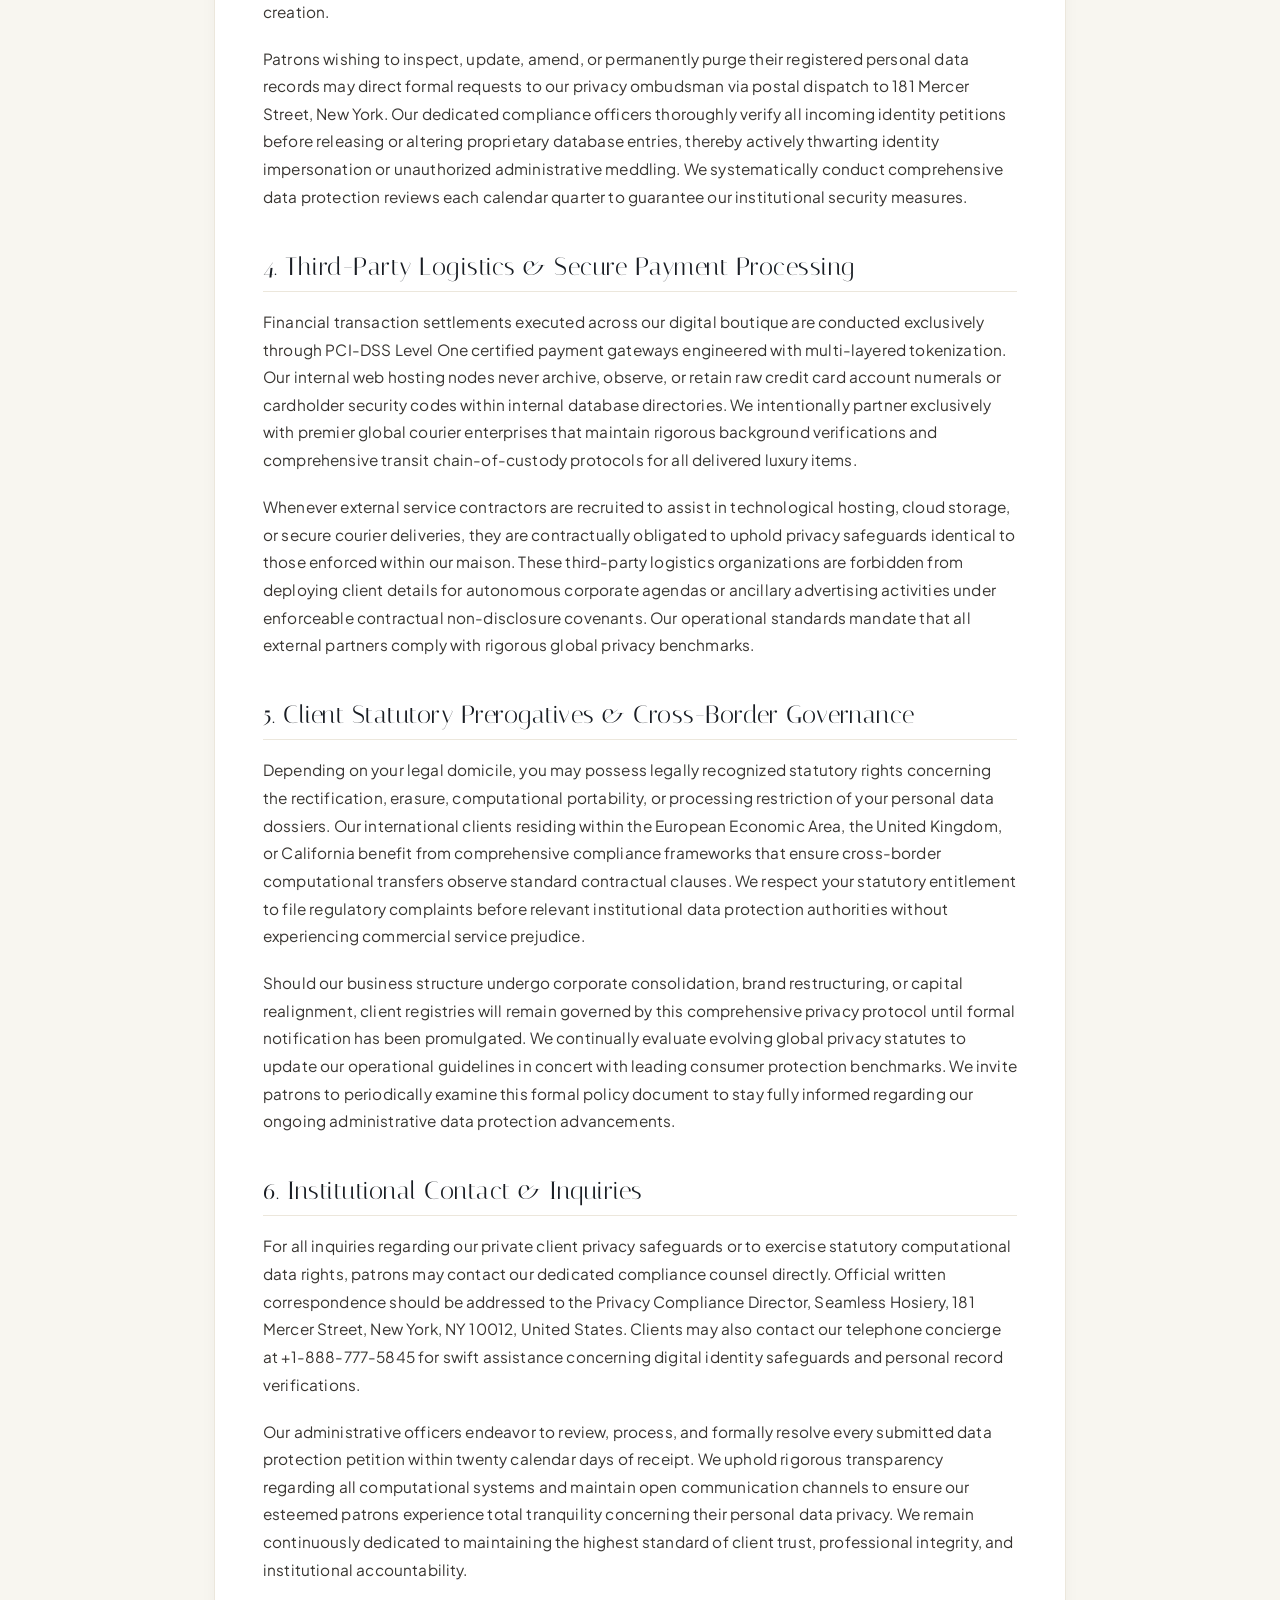
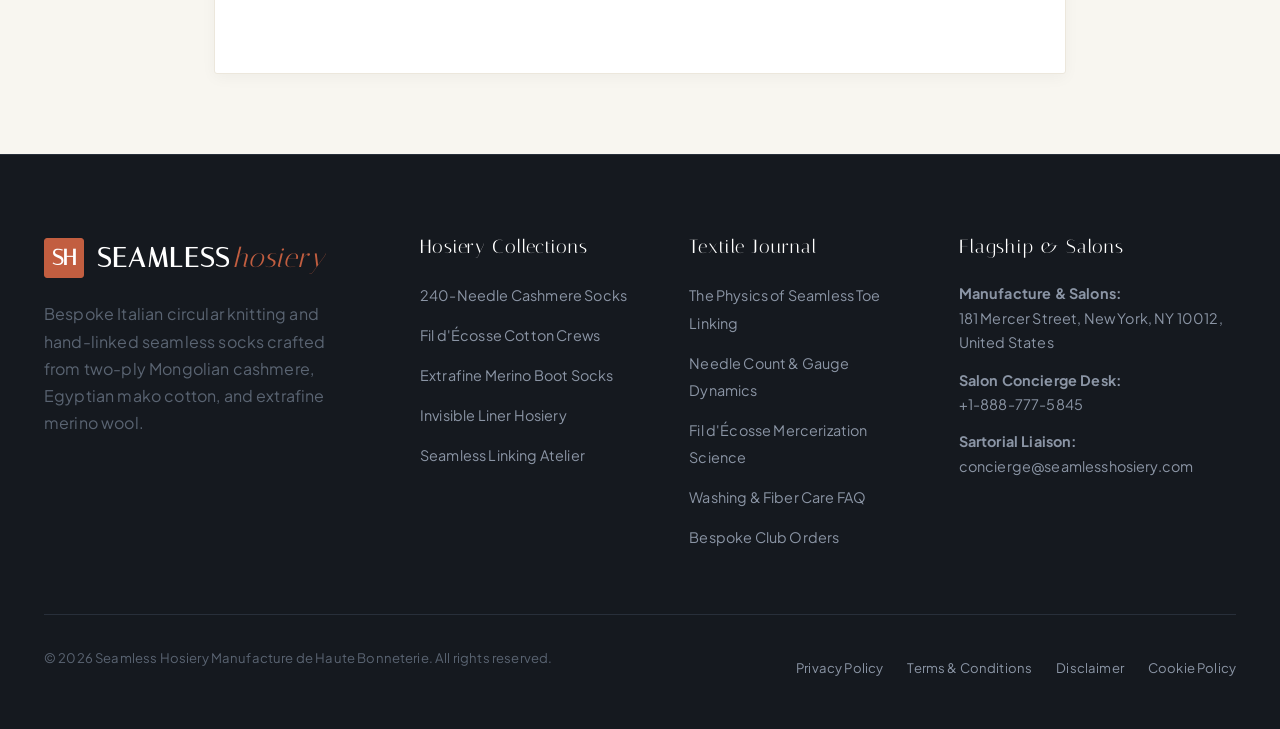
<file: privacy-policy.html>
<!DOCTYPE html>
<html lang="en">
<head>
  <meta charset="UTF-8">
  <meta name="viewport" content="width=device-width, initial-scale=1.0">
  <title>Privacy Policy | Seamless Hosiery</title>
  <meta name="description" content="Privacy Policy outlining manufacture standards, client privacy, and terms of service for Seamless Hosiery at 181 Mercer Street.">
  <link rel="preconnect" href="https://fonts.googleapis.com">
  <link rel="preconnect" href="https://fonts.gstatic.com" crossorigin>
  <link rel="stylesheet" href="https://fonts.googleapis.com/css2?family=Italiana&family=Plus+Jakarta+Sans:wght@300;400;500;600;700&display=swap">
  <link rel="stylesheet" href="assets/css/style.css">
  <!-- Google tag (gtag.js) -->
  <script async src="https://www.googletagmanager.com/gtag/js?id=G-0LY0HY7L01"></script>
  <script>
    window.dataLayer = window.dataLayer || [];
    function gtag(){dataLayer.push(arguments);}
    gtag('js', new Date());
    gtag('config', 'G-0LY0HY7L01');
  </script>
</head>
<body>

<header class="site-header">
  <div class="container nav-wrapper">
    <a href="index.html" class="brand-logo" aria-label="Seamless Hosiery Homepage">
      <div class="knit-symbol">SH</div>
      <div class="brand-text">Seamless<span>hosiery</span></div>
    </a>
    <nav aria-label="Primary Navigation">
      <ul class="nav-links">
        <li><a href="index.html" class="">Home</a></li>
        <li><a href="about.html" class="">Atelier</a></li>
        <li><a href="services.html" class="">Collections</a></li>
        <li><a href="blog.html" class="">Journal</a></li>
        <li><a href="faq.html" class="">FAQ</a></li>
        <li><a href="contact.html" class="">Bespoke Fitting</a></li>
      </ul>
    </nav>
    <div class="header-cta-group">
      <a href="contact.html" class="btn-primary">Reserve Hosiery</a>
    </div>
    <button class="mobile-toggle" id="mobile-toggle" aria-label="Open Navigation Drawer">
      <span></span>
      <span></span>
      <span></span>
    </button>
  </div>
</header>
<div class="drawer-backdrop" id="drawer-backdrop"></div>
<div class="mobile-drawer" id="mobile-drawer">
  <div class="drawer-header">
    <div class="brand-logo">
      <div class="knit-symbol">SH</div>
      <div class="brand-text">Seamless<span>hosiery</span></div>
    </div>
    <button class="drawer-close" id="drawer-close" aria-label="Close Navigation Drawer">&times;</button>
  </div>
  <ul class="drawer-links">
    <li><a href="index.html">Home</a></li>
    <li><a href="about.html">The Atelier & Circular Knitting</a></li>
    <li><a href="services.html">Bespoke Sock Collections</a></li>
    <li><a href="blog.html">Knitwear Textile Journal</a></li>
    <li><a href="faq.html">Client Care & Sizing FAQ</a></li>
    <li><a href="contact.html">Private Fitting Consultation</a></li>
  </ul>
  <div class="drawer-footer">
    <p><strong>Bespoke Hosiery Flagship</strong><br>181 Mercer Street<br>New York, NY 10012</p>
    <p>Tel: +1-888-777-5845</p>
  </div>
</div>


<main>
  <div class="legal-wrapper">
    <h1>Privacy Policy</h1>
    <p><strong>Effective Date:</strong> January 1, 2026 | <strong>Manufacture Headquarters:</strong> 181 Mercer Street, New York, NY 10012, United States</p>
    <div class="legal-card">
      <section class="legal-section">
        <h2>1. Client Confidentiality & Data Collection Framework</h2>
        <p>The protection of sensitive client records and personal intelligence represents an inviolable institutional commitment across all global operations of Seamless Hosiery. When you arrange an appointment at our 181 Mercer Street salon, acquire our hand-linked cashmere socks, or request bespoke hosiery wardrobe advice, we gather strictly necessary identifiers including legal names, physical shipping addresses, telephone contact numbers, and customized sizing parameters. This gathered patron intelligence is safeguarded under military-grade cryptographic protocols designed to prevent unauthorized administrative disclosure or external cyber intrusion across our dedicated server infrastructure.</p>
        <p>Our customer intelligence gathering procedures operate transparently to guarantee that patrons retain complete comprehension regarding how their private records are stored, audited, and processed during fine knitwear services. We under no circumstances license, monetize, exchange, or disperse proprietary patron identities to outside commercial marketing brokers or unrelated third-party marketing consortia. Every registered interaction within our digital client salon is logged under bank-grade cryptographic authentication protocols to maintain inviolable operational confidentiality across all manufacture communications.</p>
      </section>
      <section class="legal-section">
        <h2>2. Purpose of Hosiery Data Processing</h2>
        <p>Every item of personal data collected during client engagements is directed toward executing flawless hosiery fulfillment, coordinating insured luxury courier dispatch, and maintaining lifelong sizing profiles for each registered patron. Furthermore, your direct contact details enable our concierge desk to issue pertinent notifications concerning private salon viewings, seasonal fiber harvests, and essential textile maintenance advisories tailored specifically to your chosen yarn blends. These essential communication exchanges guarantee that our patrons enjoy an uninterrupted, highly bespoke luxury ownership journey.</p>
        <p>We also evaluate aggregated behavioral metrics across our digital archives to optimize web browsing responsiveness, refine interface typography, and eliminate technological bottlenecks across global operating systems. Such analytical evaluations are performed using anonymized dataset clusters that cannot be linked back to individual private identities or billing profiles. By maintaining these rigorous analytical methodologies, our manufacture continually refines its digital customer service while keeping client identities totally protected and confidential.</p>
      </section>
      <section class="legal-section">
        <h2>3. Data Retention & Sizing Archival Provenance</h2>
        <p>Seamless Hosiery maintains permanent physical and cryptographic sizing registers for each registered client to facilitate swift repeat ordering, bespoke gift box coordination, and official monogramming records. If an esteemed patron formally requests that their personal biographical entries be permanently excised from our marketing notification databases, we execute such deletions promptly in full adherence to applicable regional data privacy directives. Nevertheless, unlinked technical knitting archives are permanently retained to preserve the artistic heritage of every bespoke creation.</p>
        <p>Patrons wishing to inspect, update, amend, or permanently purge their registered personal data records may direct formal requests to our privacy ombudsman via postal dispatch to 181 Mercer Street, New York. Our dedicated compliance officers thoroughly verify all incoming identity petitions before releasing or altering proprietary database entries, thereby actively thwarting identity impersonation or unauthorized administrative meddling. We systematically conduct comprehensive data protection reviews each calendar quarter to guarantee our institutional security measures.</p>
      </section>
      <section class="legal-section">
        <h2>4. Third-Party Logistics & Secure Payment Processing</h2>
        <p>Financial transaction settlements executed across our digital boutique are conducted exclusively through PCI-DSS Level One certified payment gateways engineered with multi-layered tokenization. Our internal web hosting nodes never archive, observe, or retain raw credit card account numerals or cardholder security codes within internal database directories. We intentionally partner exclusively with premier global courier enterprises that maintain rigorous background verifications and comprehensive transit chain-of-custody protocols for all delivered luxury items.</p>
        <p>Whenever external service contractors are recruited to assist in technological hosting, cloud storage, or secure courier deliveries, they are contractually obligated to uphold privacy safeguards identical to those enforced within our maison. These third-party logistics organizations are forbidden from deploying client details for autonomous corporate agendas or ancillary advertising activities under enforceable contractual non-disclosure covenants. Our operational standards mandate that all external partners comply with rigorous global privacy benchmarks.</p>
      </section>
      <section class="legal-section">
        <h2>5. Client Statutory Prerogatives & Cross-Border Governance</h2>
        <p>Depending on your legal domicile, you may possess legally recognized statutory rights concerning the rectification, erasure, computational portability, or processing restriction of your personal data dossiers. Our international clients residing within the European Economic Area, the United Kingdom, or California benefit from comprehensive compliance frameworks that ensure cross-border computational transfers observe standard contractual clauses. We respect your statutory entitlement to file regulatory complaints before relevant institutional data protection authorities without experiencing commercial service prejudice.</p>
        <p>Should our business structure undergo corporate consolidation, brand restructuring, or capital realignment, client registries will remain governed by this comprehensive privacy protocol until formal notification has been promulgated. We continually evaluate evolving global privacy statutes to update our operational guidelines in concert with leading consumer protection benchmarks. We invite patrons to periodically examine this formal policy document to stay fully informed regarding our ongoing administrative data protection advancements.</p>
      </section>
      <section class="legal-section">
        <h2>6. Institutional Contact & Inquiries</h2>
        <p>For all inquiries regarding our private client privacy safeguards or to exercise statutory computational data rights, patrons may contact our dedicated compliance counsel directly. Official written correspondence should be addressed to the Privacy Compliance Director, Seamless Hosiery, 181 Mercer Street, New York, NY 10012, United States. Clients may also contact our telephone concierge at +1-888-777-5845 for swift assistance concerning digital identity safeguards and personal record verifications.</p>
        <p>Our administrative officers endeavor to review, process, and formally resolve every submitted data protection petition within twenty calendar days of receipt. We uphold rigorous transparency regarding all computational systems and maintain open communication channels to ensure our esteemed patrons experience total tranquility concerning their personal data privacy. We remain continuously dedicated to maintaining the highest standard of client trust, professional integrity, and institutional accountability.</p>
      </section>
    </div>
  </div>
</main>

<footer class="site-footer">
  <div class="container">
    <div class="footer-grid">
      <div class="footer-col">
        <div class="brand-logo" style="margin-bottom:1.2rem;">
          <div class="knit-symbol" style="background:var(--primary);color:#ffffff;border-color:var(--primary);">SH</div>
          <div class="brand-text" style="color:#ffffff;">Seamless<span style="color:var(--primary);">hosiery</span></div>
        </div>
        <p>Bespoke Italian circular knitting and hand-linked seamless socks crafted from two-ply Mongolian cashmere, Egyptian mako cotton, and extrafine merino wool.</p>
      </div>
      <div class="footer-col">
        <h4>Hosiery Collections</h4>
        <ul class="footer-links">
          <li><a href="services.html">240-Needle Cashmere Socks</a></li>
          <li><a href="services.html">Fil d'Écosse Cotton Crews</a></li>
          <li><a href="services.html">Extrafine Merino Boot Socks</a></li>
          <li><a href="services.html">Invisible Liner Hosiery</a></li>
          <li><a href="about.html">Seamless Linking Atelier</a></li>
        </ul>
      </div>
      <div class="footer-col">
        <h4>Textile Journal</h4>
        <ul class="footer-links">
          <li><a href="blog/blog-1.html">The Physics of Seamless Toe Linking</a></li>
          <li><a href="blog/blog-2.html">Needle Count & Gauge Dynamics</a></li>
          <li><a href="blog/blog-3.html">Fil d'Écosse Mercerization Science</a></li>
          <li><a href="faq.html">Washing & Fiber Care FAQ</a></li>
          <li><a href="contact.html">Bespoke Club Orders</a></li>
        </ul>
      </div>
      <div class="footer-col">
        <h4>Flagship & Salons</h4>
        <ul class="footer-contact-list">
          <li><strong>Manufacture & Salons:</strong><br>181 Mercer Street, New York, NY 10012, United States</li>
          <li><strong>Salon Concierge Desk:</strong><br>+1-888-777-5845</li>
          <li><strong>Sartorial Liaison:</strong><br>concierge@seamlesshosiery.com</li>
        </ul>
      </div>
    </div>
    <div class="footer-bottom">
      <p>&copy; 2026 Seamless Hosiery Manufacture de Haute Bonneterie. All rights reserved.</p>
      <div class="footer-legal-links">
        <a href="privacy-policy.html">Privacy Policy</a>
        <a href="terms-and-conditions.html">Terms & Conditions</a>
        <a href="disclaimer.html">Disclaimer</a>
        <a href="cookie-policy.html">Cookie Policy</a>
      </div>
    </div>
  </div>
</footer>

<script src="assets/js/main.js"></script>
</body>
</html>
</file>
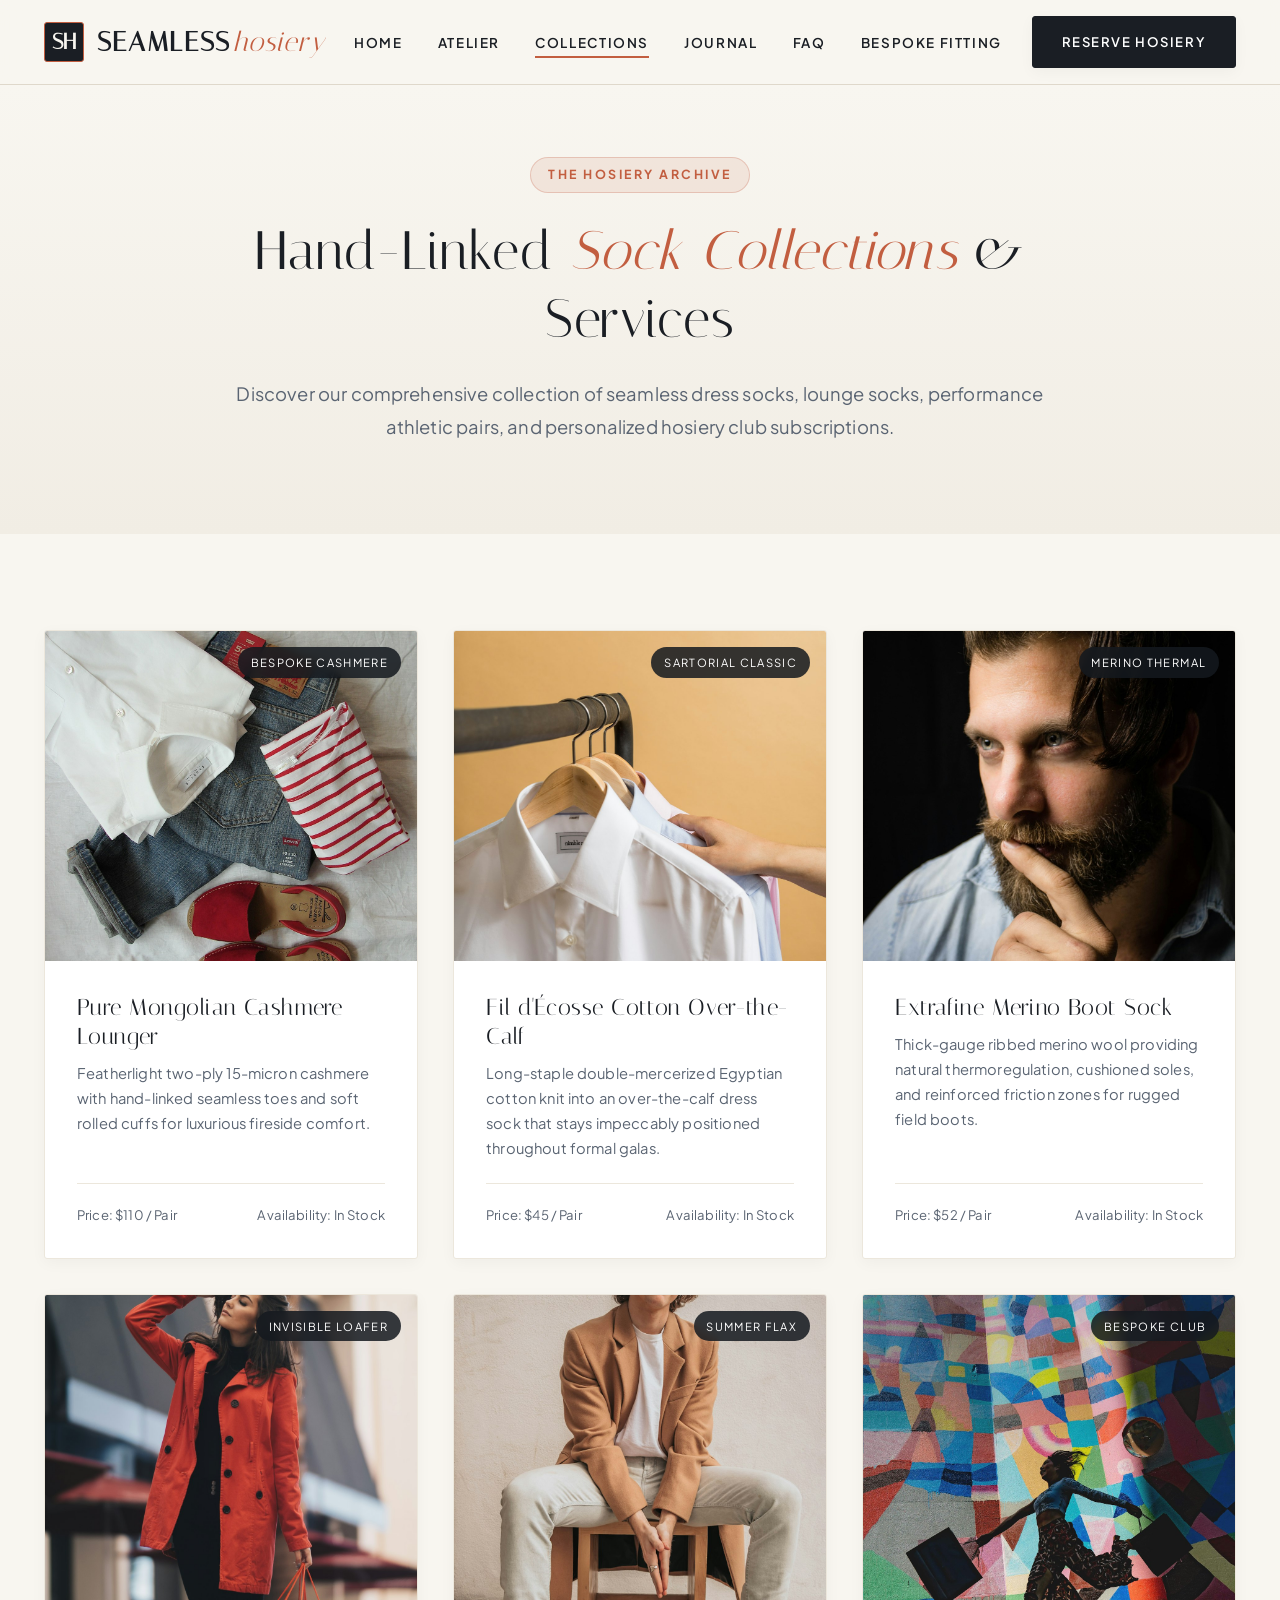
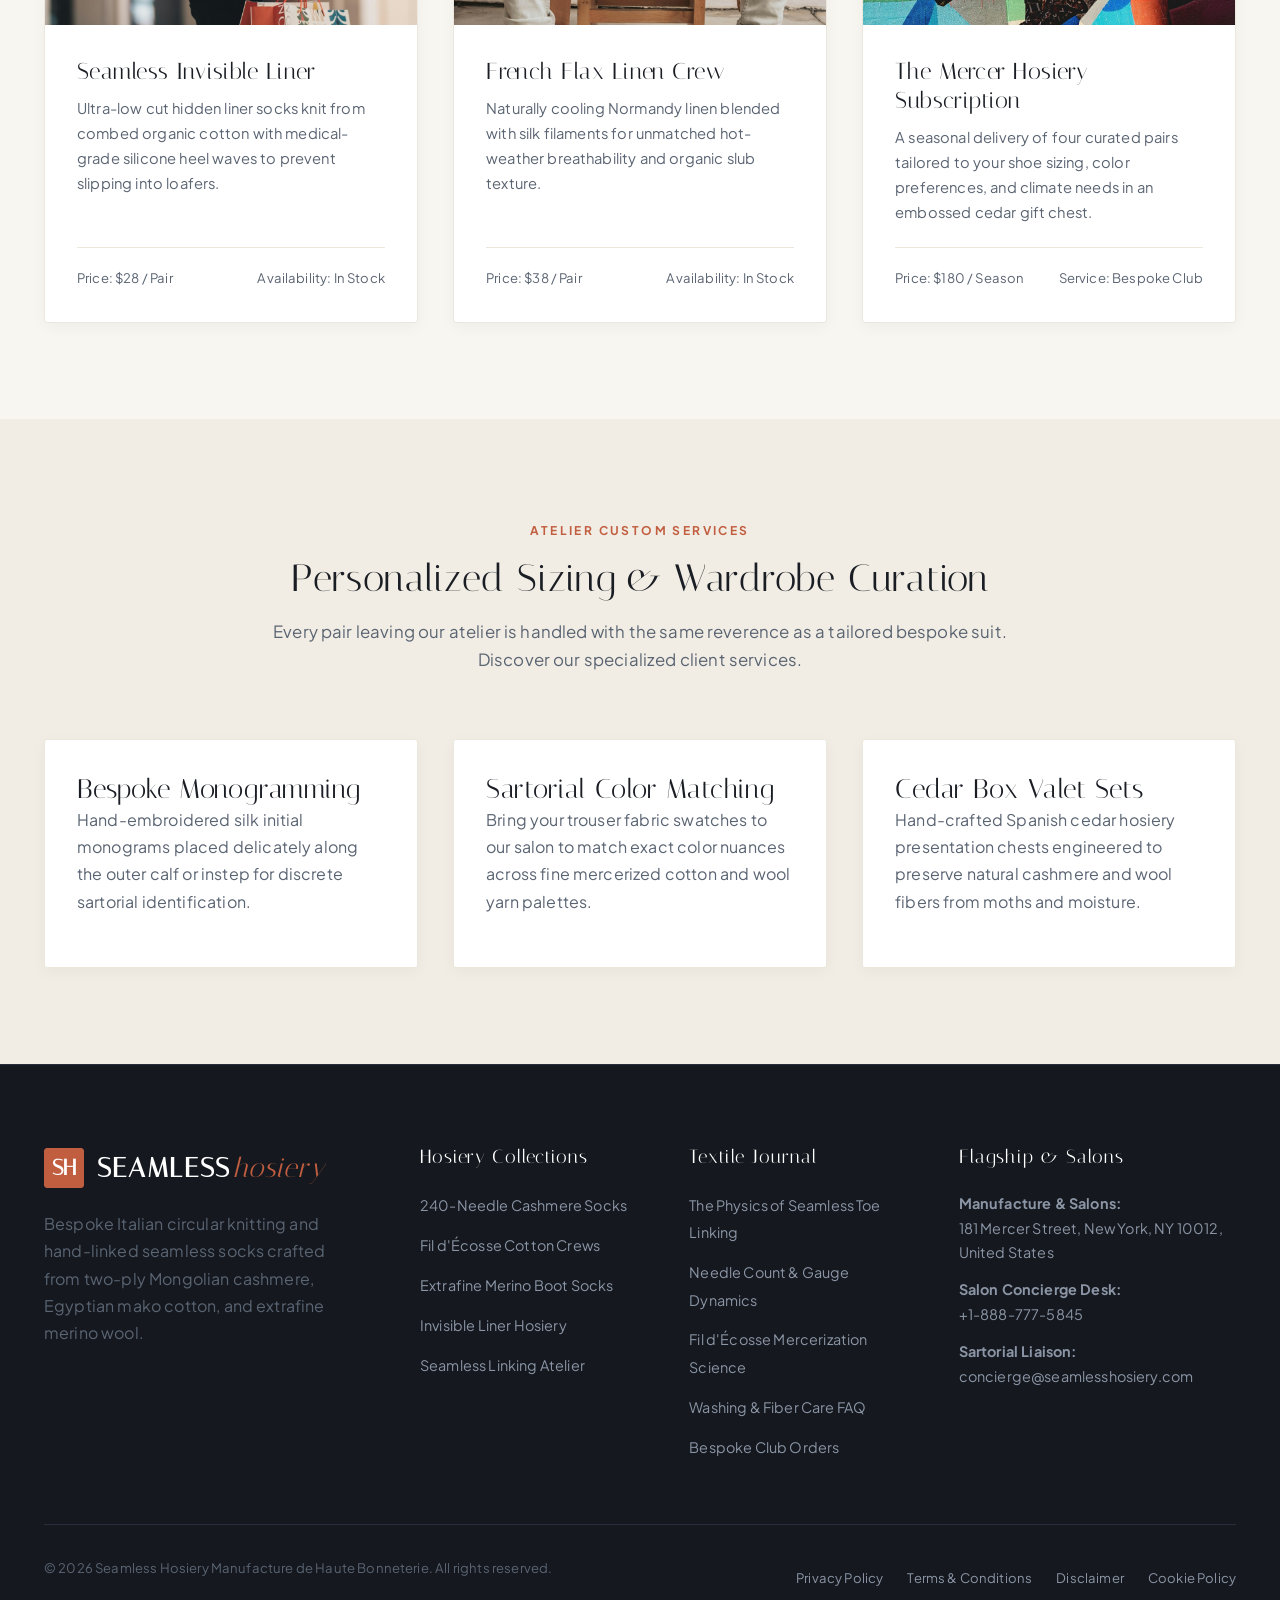
<file: services.html>
<!DOCTYPE html>
<html lang="en">
<head>
  <meta charset="UTF-8">
  <meta name="viewport" content="width=device-width, initial-scale=1.0">
  <title>Hosiery Collections & Bespoke Sock Services | Seamless Hosiery</title>
  <meta name="description" content="Explore our handcrafted hosiery catalog: 240-needle cashmere socks, fil d'Écosse dress socks, merino boot socks, and private hosiery subscriptions.">
  <link rel="preconnect" href="https://fonts.googleapis.com">
  <link rel="preconnect" href="https://fonts.gstatic.com" crossorigin>
  <link rel="stylesheet" href="https://fonts.googleapis.com/css2?family=Italiana&family=Plus+Jakarta+Sans:wght@300;400;500;600;700&display=swap">
  <link rel="stylesheet" href="assets/css/style.css">
  <!-- Google tag (gtag.js) -->
  <script async src="https://www.googletagmanager.com/gtag/js?id=G-0LY0HY7L01"></script>
  <script>
    window.dataLayer = window.dataLayer || [];
    function gtag(){dataLayer.push(arguments);}
    gtag('js', new Date());
    gtag('config', 'G-0LY0HY7L01');
  </script>
</head>
<body>

<header class="site-header">
  <div class="container nav-wrapper">
    <a href="index.html" class="brand-logo" aria-label="Seamless Hosiery Homepage">
      <div class="knit-symbol">SH</div>
      <div class="brand-text">Seamless<span>hosiery</span></div>
    </a>
    <nav aria-label="Primary Navigation">
      <ul class="nav-links">
        <li><a href="index.html" class="">Home</a></li>
        <li><a href="about.html" class="">Atelier</a></li>
        <li><a href="services.html" class="active">Collections</a></li>
        <li><a href="blog.html" class="">Journal</a></li>
        <li><a href="faq.html" class="">FAQ</a></li>
        <li><a href="contact.html" class="">Bespoke Fitting</a></li>
      </ul>
    </nav>
    <div class="header-cta-group">
      <a href="contact.html" class="btn-primary">Reserve Hosiery</a>
    </div>
    <button class="mobile-toggle" id="mobile-toggle" aria-label="Open Navigation Drawer">
      <span></span>
      <span></span>
      <span></span>
    </button>
  </div>
</header>
<div class="drawer-backdrop" id="drawer-backdrop"></div>
<div class="mobile-drawer" id="mobile-drawer">
  <div class="drawer-header">
    <div class="brand-logo">
      <div class="knit-symbol">SH</div>
      <div class="brand-text">Seamless<span>hosiery</span></div>
    </div>
    <button class="drawer-close" id="drawer-close" aria-label="Close Navigation Drawer">&times;</button>
  </div>
  <ul class="drawer-links">
    <li><a href="index.html">Home</a></li>
    <li><a href="about.html">The Atelier & Circular Knitting</a></li>
    <li><a href="services.html">Bespoke Sock Collections</a></li>
    <li><a href="blog.html">Knitwear Textile Journal</a></li>
    <li><a href="faq.html">Client Care & Sizing FAQ</a></li>
    <li><a href="contact.html">Private Fitting Consultation</a></li>
  </ul>
  <div class="drawer-footer">
    <p><strong>Bespoke Hosiery Flagship</strong><br>181 Mercer Street<br>New York, NY 10012</p>
    <p>Tel: +1-888-777-5845</p>
  </div>
</div>


<main>
  <section class="hero-hosiery" style="padding:4.5rem 0 3.5rem;">
    <div class="container text-center" style="text-align:center;max-width:860px;">
      <span class="hero-tag">The Hosiery Archive</span>
      <h1 class="hero-title">Hand-Linked <em>Sock Collections</em> & Services</h1>
      <p class="hero-desc">Discover our comprehensive collection of seamless dress socks, lounge socks, performance athletic pairs, and personalized hosiery club subscriptions.</p>
    </div>
  </section>

  <section class="section-pad">
    <div class="container">
      <div class="sock-grid-3">
        <article class="sock-card">
          <div class="sock-card-img">
            <img src="assets/images/hosiery_gift_box_presentation.jpg" alt="Luxury embossed presentation gift box containing six rolled cashmere socks">
            <span class="sock-tag">Bespoke Cashmere</span>
          </div>
          <div class="sock-card-body">
            <h3>Pure Mongolian Cashmere Lounger</h3>
            <p>Featherlight two-ply 15-micron cashmere with hand-linked seamless toes and soft rolled cuffs for luxurious fireside comfort.</p>
            <div class="sock-specs">
              <span>Price: $110 / Pair</span>
              <span>Availability: In Stock</span>
            </div>
          </div>
        </article>

        <article class="sock-card">
          <div class="sock-card-img">
            <img src="assets/images/botanical_dyed_linen_socks.jpg" alt="Natural plant-dyed French flax linen ankle socks in sage and terracotta">
            <span class="sock-tag">Sartorial Classic</span>
          </div>
          <div class="sock-card-body">
            <h3>Fil d'Écosse Cotton Over-the-Calf</h3>
            <p>Long-staple double-mercerized Egyptian cotton knit into an over-the-calf dress sock that stays impeccably positioned throughout formal galas.</p>
            <div class="sock-specs">
              <span>Price: $45 / Pair</span>
              <span>Availability: In Stock</span>
            </div>
          </div>
        </article>

        <article class="sock-card">
          <div class="sock-card-img">
            <img src="assets/images/everyday_athletic_cushion_crew.jpg" alt="High-density terry cushioned sole seamless athletic crew socks">
            <span class="sock-tag">Merino Thermal</span>
          </div>
          <div class="sock-card-body">
            <h3>Extrafine Merino Boot Sock</h3>
            <p>Thick-gauge ribbed merino wool providing natural thermoregulation, cushioned soles, and reinforced friction zones for rugged field boots.</p>
            <div class="sock-specs">
              <span>Price: $52 / Pair</span>
              <span>Availability: In Stock</span>
            </div>
          </div>
        </article>

        <article class="sock-card">
          <div class="sock-card-img">
            <img src="assets/images/monochrome_minimalist_hosiery.jpg" alt="Minimalist black and charcoal seamless modal dress socks on slate tile">
            <span class="sock-tag">Invisible Loafer</span>
          </div>
          <div class="sock-card-body">
            <h3>Seamless Invisible Liner</h3>
            <p>Ultra-low cut hidden liner socks knit from combed organic cotton with medical-grade silicone heel waves to prevent slipping into loafers.</p>
            <div class="sock-specs">
              <span>Price: $28 / Pair</span>
              <span>Availability: In Stock</span>
            </div>
          </div>
        </article>

        <article class="sock-card">
          <div class="sock-card-img">
            <img src="assets/images/cozy_home_knit_loungewear.jpg" alt="Cozy wool lounge socks worn in warm Scandinavian interior">
            <span class="sock-tag">Summer Flax</span>
          </div>
          <div class="sock-card-body">
            <h3>French Flax Linen Crew</h3>
            <p>Naturally cooling Normandy linen blended with silk filaments for unmatched hot-weather breathability and organic slub texture.</p>
            <div class="sock-specs">
              <span>Price: $38 / Pair</span>
              <span>Availability: In Stock</span>
            </div>
          </div>
        </article>

        <article class="sock-card">
          <div class="sock-card-img">
            <img src="assets/images/merino_wool_knit_rib_texture.jpg" alt="Macro texture of circular knit 100% fine merino wool ribbing">
            <span class="sock-tag">Bespoke Club</span>
          </div>
          <div class="sock-card-body">
            <h3>The Mercer Hosiery Subscription</h3>
            <p>A seasonal delivery of four curated pairs tailored to your shoe sizing, color preferences, and climate needs in an embossed cedar gift chest.</p>
            <div class="sock-specs">
              <span>Price: $180 / Season</span>
              <span>Service: Bespoke Club</span>
            </div>
          </div>
        </article>
      </div>
    </div>
  </section>

  <!-- HOSIERY ATELIER SERVICES -->
  <section class="section-pad-alt">
    <div class="container">
      <div class="section-head">
        <span class="sub">Atelier Custom Services</span>
        <h2>Personalized Sizing & Wardrobe Curation</h2>
        <p>Every pair leaving our atelier is handled with the same reverence as a tailored bespoke suit. Discover our specialized client services.</p>
      </div>
      <div class="sock-grid-3">
        <div class="sock-card" style="padding:2rem;">
          <h3>Bespoke Monogramming</h3>
          <p>Hand-embroidered silk initial monograms placed delicately along the outer calf or instep for discrete sartorial identification.</p>
        </div>
        <div class="sock-card" style="padding:2rem;">
          <h3>Sartorial Color Matching</h3>
          <p>Bring your trouser fabric swatches to our salon to match exact color nuances across fine mercerized cotton and wool yarn palettes.</p>
        </div>
        <div class="sock-card" style="padding:2rem;">
          <h3>Cedar Box Valet Sets</h3>
          <p>Hand-crafted Spanish cedar hosiery presentation chests engineered to preserve natural cashmere and wool fibers from moths and moisture.</p>
        </div>
      </div>
    </div>
  </section>
</main>

<footer class="site-footer">
  <div class="container">
    <div class="footer-grid">
      <div class="footer-col">
        <div class="brand-logo" style="margin-bottom:1.2rem;">
          <div class="knit-symbol" style="background:var(--primary);color:#ffffff;border-color:var(--primary);">SH</div>
          <div class="brand-text" style="color:#ffffff;">Seamless<span style="color:var(--primary);">hosiery</span></div>
        </div>
        <p>Bespoke Italian circular knitting and hand-linked seamless socks crafted from two-ply Mongolian cashmere, Egyptian mako cotton, and extrafine merino wool.</p>
      </div>
      <div class="footer-col">
        <h4>Hosiery Collections</h4>
        <ul class="footer-links">
          <li><a href="services.html">240-Needle Cashmere Socks</a></li>
          <li><a href="services.html">Fil d'Écosse Cotton Crews</a></li>
          <li><a href="services.html">Extrafine Merino Boot Socks</a></li>
          <li><a href="services.html">Invisible Liner Hosiery</a></li>
          <li><a href="about.html">Seamless Linking Atelier</a></li>
        </ul>
      </div>
      <div class="footer-col">
        <h4>Textile Journal</h4>
        <ul class="footer-links">
          <li><a href="blog/blog-1.html">The Physics of Seamless Toe Linking</a></li>
          <li><a href="blog/blog-2.html">Needle Count & Gauge Dynamics</a></li>
          <li><a href="blog/blog-3.html">Fil d'Écosse Mercerization Science</a></li>
          <li><a href="faq.html">Washing & Fiber Care FAQ</a></li>
          <li><a href="contact.html">Bespoke Club Orders</a></li>
        </ul>
      </div>
      <div class="footer-col">
        <h4>Flagship & Salons</h4>
        <ul class="footer-contact-list">
          <li><strong>Manufacture & Salons:</strong><br>181 Mercer Street, New York, NY 10012, United States</li>
          <li><strong>Salon Concierge Desk:</strong><br>+1-888-777-5845</li>
          <li><strong>Sartorial Liaison:</strong><br>concierge@seamlesshosiery.com</li>
        </ul>
      </div>
    </div>
    <div class="footer-bottom">
      <p>&copy; 2026 Seamless Hosiery Manufacture de Haute Bonneterie. All rights reserved.</p>
      <div class="footer-legal-links">
        <a href="privacy-policy.html">Privacy Policy</a>
        <a href="terms-and-conditions.html">Terms & Conditions</a>
        <a href="disclaimer.html">Disclaimer</a>
        <a href="cookie-policy.html">Cookie Policy</a>
      </div>
    </div>
  </div>
</footer>

<script src="assets/js/main.js"></script>
</body>
</html>
</file>
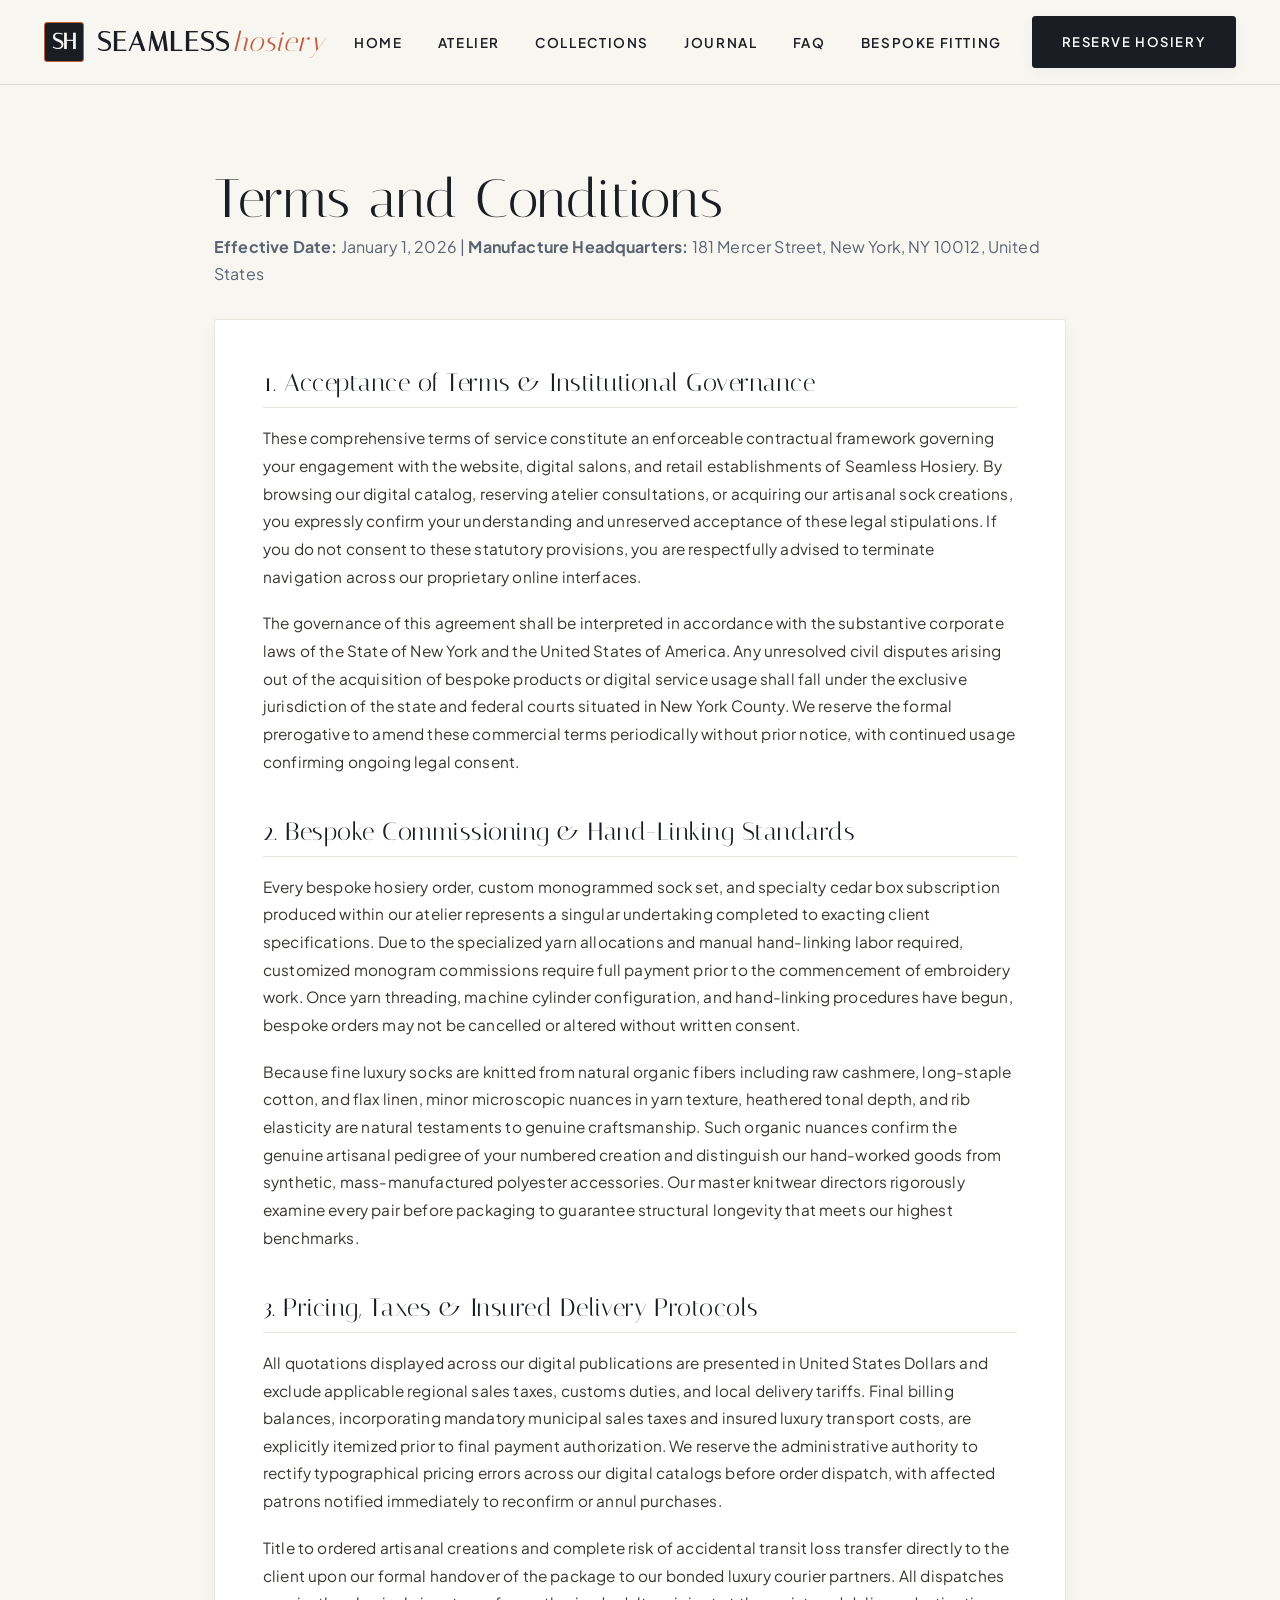
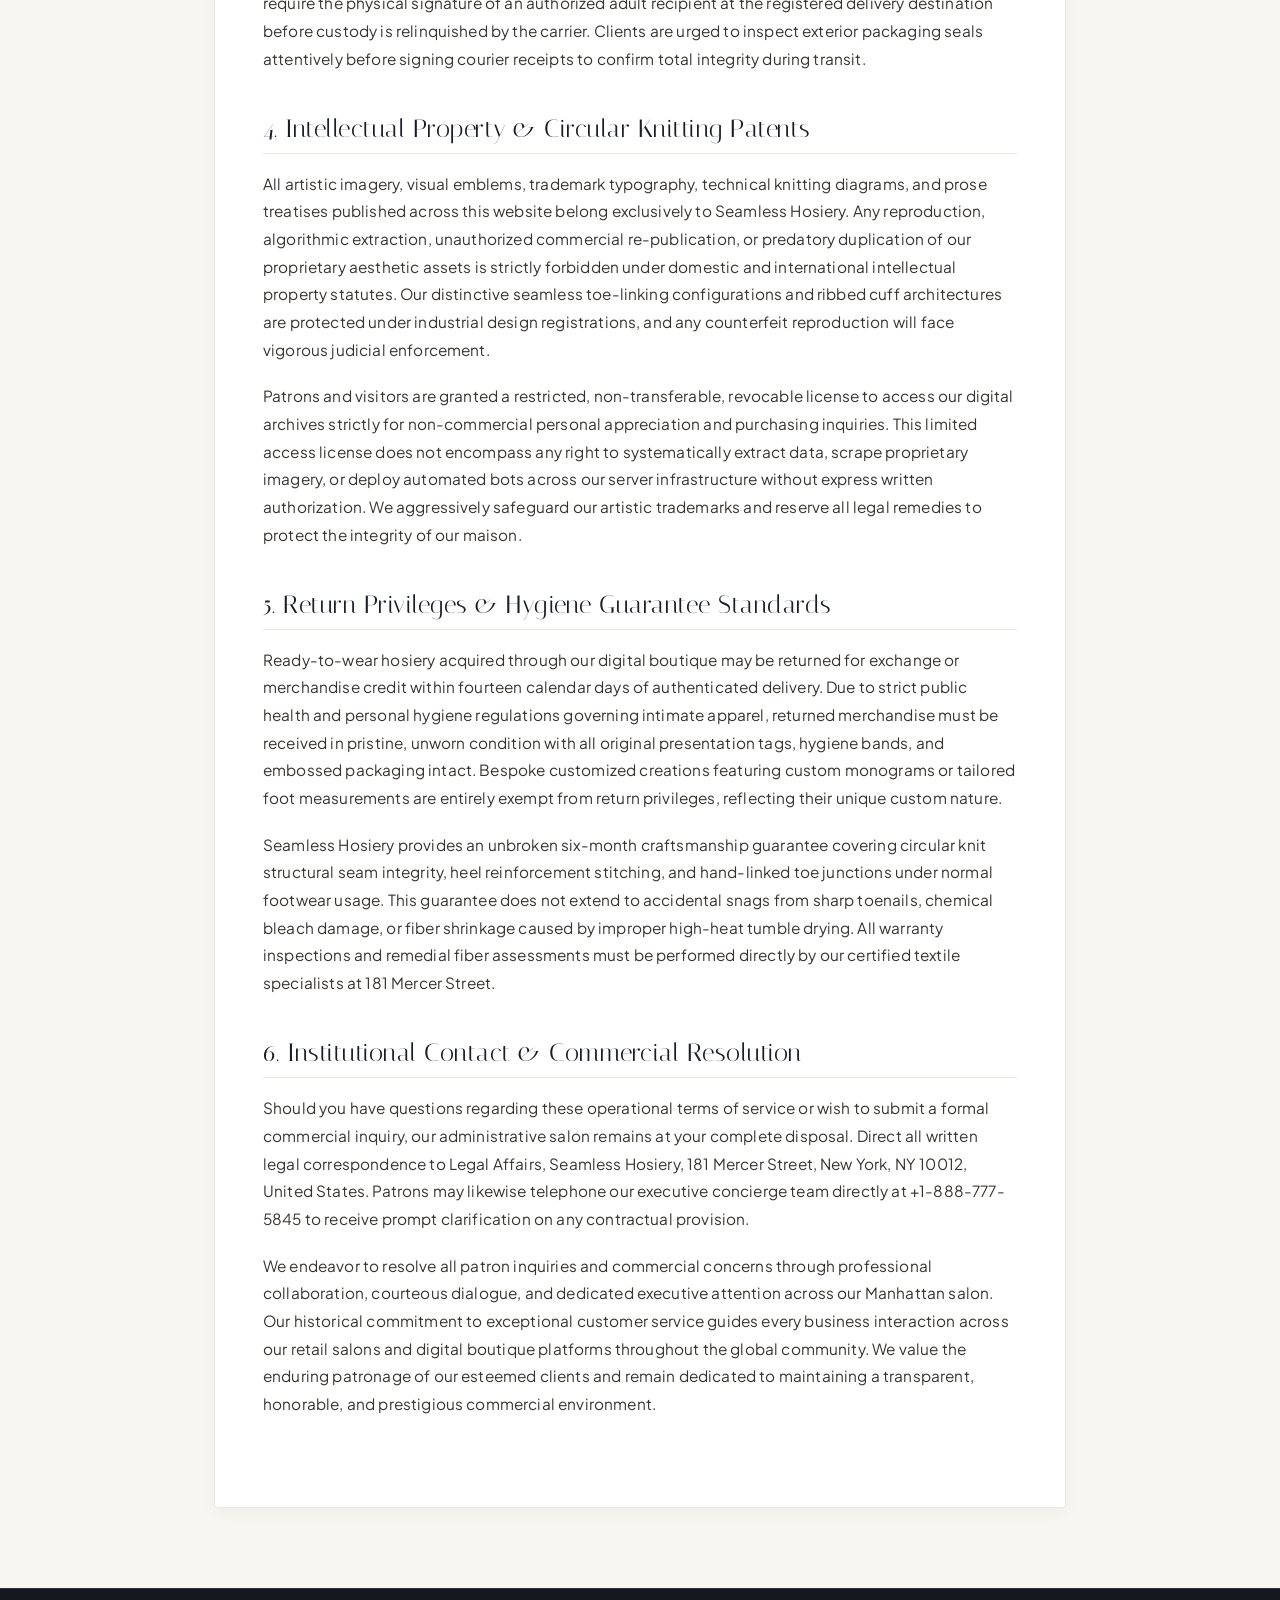
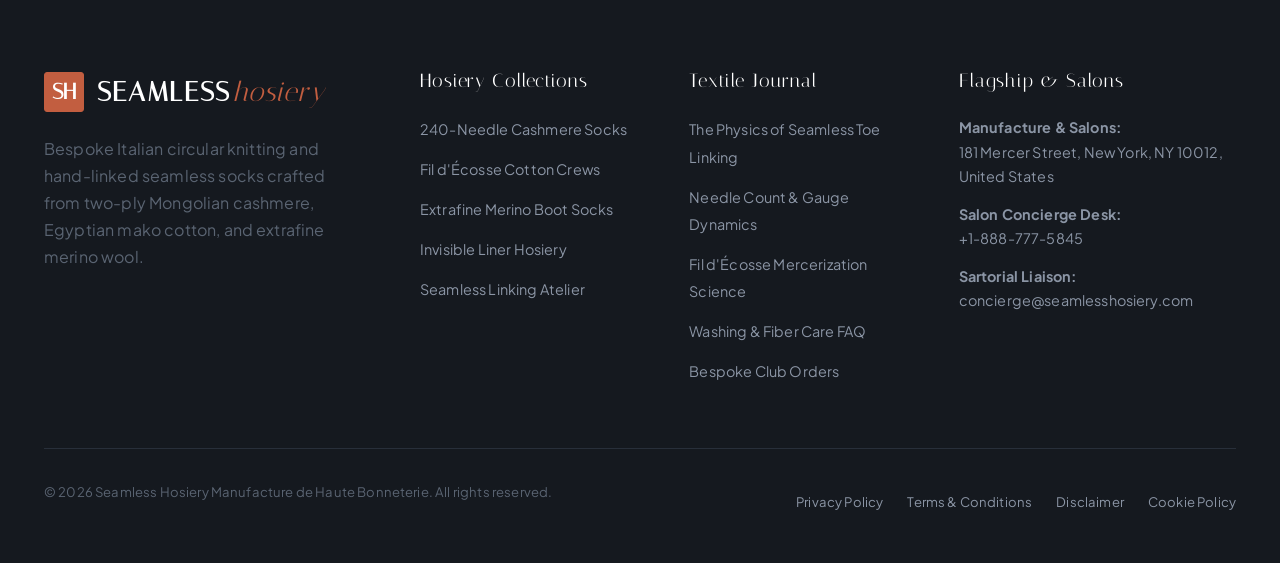
<file: terms-and-conditions.html>
<!DOCTYPE html>
<html lang="en">
<head>
  <meta charset="UTF-8">
  <meta name="viewport" content="width=device-width, initial-scale=1.0">
  <title>Terms and Conditions | Seamless Hosiery</title>
  <meta name="description" content="Terms and Conditions outlining manufacture standards, client privacy, and terms of service for Seamless Hosiery at 181 Mercer Street.">
  <link rel="preconnect" href="https://fonts.googleapis.com">
  <link rel="preconnect" href="https://fonts.gstatic.com" crossorigin>
  <link rel="stylesheet" href="https://fonts.googleapis.com/css2?family=Italiana&family=Plus+Jakarta+Sans:wght@300;400;500;600;700&display=swap">
  <link rel="stylesheet" href="assets/css/style.css">
  <!-- Google tag (gtag.js) -->
  <script async src="https://www.googletagmanager.com/gtag/js?id=G-0LY0HY7L01"></script>
  <script>
    window.dataLayer = window.dataLayer || [];
    function gtag(){dataLayer.push(arguments);}
    gtag('js', new Date());
    gtag('config', 'G-0LY0HY7L01');
  </script>
</head>
<body>

<header class="site-header">
  <div class="container nav-wrapper">
    <a href="index.html" class="brand-logo" aria-label="Seamless Hosiery Homepage">
      <div class="knit-symbol">SH</div>
      <div class="brand-text">Seamless<span>hosiery</span></div>
    </a>
    <nav aria-label="Primary Navigation">
      <ul class="nav-links">
        <li><a href="index.html" class="">Home</a></li>
        <li><a href="about.html" class="">Atelier</a></li>
        <li><a href="services.html" class="">Collections</a></li>
        <li><a href="blog.html" class="">Journal</a></li>
        <li><a href="faq.html" class="">FAQ</a></li>
        <li><a href="contact.html" class="">Bespoke Fitting</a></li>
      </ul>
    </nav>
    <div class="header-cta-group">
      <a href="contact.html" class="btn-primary">Reserve Hosiery</a>
    </div>
    <button class="mobile-toggle" id="mobile-toggle" aria-label="Open Navigation Drawer">
      <span></span>
      <span></span>
      <span></span>
    </button>
  </div>
</header>
<div class="drawer-backdrop" id="drawer-backdrop"></div>
<div class="mobile-drawer" id="mobile-drawer">
  <div class="drawer-header">
    <div class="brand-logo">
      <div class="knit-symbol">SH</div>
      <div class="brand-text">Seamless<span>hosiery</span></div>
    </div>
    <button class="drawer-close" id="drawer-close" aria-label="Close Navigation Drawer">&times;</button>
  </div>
  <ul class="drawer-links">
    <li><a href="index.html">Home</a></li>
    <li><a href="about.html">The Atelier & Circular Knitting</a></li>
    <li><a href="services.html">Bespoke Sock Collections</a></li>
    <li><a href="blog.html">Knitwear Textile Journal</a></li>
    <li><a href="faq.html">Client Care & Sizing FAQ</a></li>
    <li><a href="contact.html">Private Fitting Consultation</a></li>
  </ul>
  <div class="drawer-footer">
    <p><strong>Bespoke Hosiery Flagship</strong><br>181 Mercer Street<br>New York, NY 10012</p>
    <p>Tel: +1-888-777-5845</p>
  </div>
</div>


<main>
  <div class="legal-wrapper">
    <h1>Terms and Conditions</h1>
    <p><strong>Effective Date:</strong> January 1, 2026 | <strong>Manufacture Headquarters:</strong> 181 Mercer Street, New York, NY 10012, United States</p>
    <div class="legal-card">
      <section class="legal-section">
        <h2>1. Acceptance of Terms & Institutional Governance</h2>
        <p>These comprehensive terms of service constitute an enforceable contractual framework governing your engagement with the website, digital salons, and retail establishments of Seamless Hosiery. By browsing our digital catalog, reserving atelier consultations, or acquiring our artisanal sock creations, you expressly confirm your understanding and unreserved acceptance of these legal stipulations. If you do not consent to these statutory provisions, you are respectfully advised to terminate navigation across our proprietary online interfaces.</p>
        <p>The governance of this agreement shall be interpreted in accordance with the substantive corporate laws of the State of New York and the United States of America. Any unresolved civil disputes arising out of the acquisition of bespoke products or digital service usage shall fall under the exclusive jurisdiction of the state and federal courts situated in New York County. We reserve the formal prerogative to amend these commercial terms periodically without prior notice, with continued usage confirming ongoing legal consent.</p>
      </section>
      <section class="legal-section">
        <h2>2. Bespoke Commissioning & Hand-Linking Standards</h2>
        <p>Every bespoke hosiery order, custom monogrammed sock set, and specialty cedar box subscription produced within our atelier represents a singular undertaking completed to exacting client specifications. Due to the specialized yarn allocations and manual hand-linking labor required, customized monogram commissions require full payment prior to the commencement of embroidery work. Once yarn threading, machine cylinder configuration, and hand-linking procedures have begun, bespoke orders may not be cancelled or altered without written consent.</p>
        <p>Because fine luxury socks are knitted from natural organic fibers including raw cashmere, long-staple cotton, and flax linen, minor microscopic nuances in yarn texture, heathered tonal depth, and rib elasticity are natural testaments to genuine craftsmanship. Such organic nuances confirm the genuine artisanal pedigree of your numbered creation and distinguish our hand-worked goods from synthetic, mass-manufactured polyester accessories. Our master knitwear directors rigorously examine every pair before packaging to guarantee structural longevity that meets our highest benchmarks.</p>
      </section>
      <section class="legal-section">
        <h2>3. Pricing, Taxes & Insured Delivery Protocols</h2>
        <p>All quotations displayed across our digital publications are presented in United States Dollars and exclude applicable regional sales taxes, customs duties, and local delivery tariffs. Final billing balances, incorporating mandatory municipal sales taxes and insured luxury transport costs, are explicitly itemized prior to final payment authorization. We reserve the administrative authority to rectify typographical pricing errors across our digital catalogs before order dispatch, with affected patrons notified immediately to reconfirm or annul purchases.</p>
        <p>Title to ordered artisanal creations and complete risk of accidental transit loss transfer directly to the client upon our formal handover of the package to our bonded luxury courier partners. All dispatches require the physical signature of an authorized adult recipient at the registered delivery destination before custody is relinquished by the carrier. Clients are urged to inspect exterior packaging seals attentively before signing courier receipts to confirm total integrity during transit.</p>
      </section>
      <section class="legal-section">
        <h2>4. Intellectual Property & Circular Knitting Patents</h2>
        <p>All artistic imagery, visual emblems, trademark typography, technical knitting diagrams, and prose treatises published across this website belong exclusively to Seamless Hosiery. Any reproduction, algorithmic extraction, unauthorized commercial re-publication, or predatory duplication of our proprietary aesthetic assets is strictly forbidden under domestic and international intellectual property statutes. Our distinctive seamless toe-linking configurations and ribbed cuff architectures are protected under industrial design registrations, and any counterfeit reproduction will face vigorous judicial enforcement.</p>
        <p>Patrons and visitors are granted a restricted, non-transferable, revocable license to access our digital archives strictly for non-commercial personal appreciation and purchasing inquiries. This limited access license does not encompass any right to systematically extract data, scrape proprietary imagery, or deploy automated bots across our server infrastructure without express written authorization. We aggressively safeguard our artistic trademarks and reserve all legal remedies to protect the integrity of our maison.</p>
      </section>
      <section class="legal-section">
        <h2>5. Return Privileges & Hygiene Guarantee Standards</h2>
        <p>Ready-to-wear hosiery acquired through our digital boutique may be returned for exchange or merchandise credit within fourteen calendar days of authenticated delivery. Due to strict public health and personal hygiene regulations governing intimate apparel, returned merchandise must be received in pristine, unworn condition with all original presentation tags, hygiene bands, and embossed packaging intact. Bespoke customized creations featuring custom monograms or tailored foot measurements are entirely exempt from return privileges, reflecting their unique custom nature.</p>
        <p>Seamless Hosiery provides an unbroken six-month craftsmanship guarantee covering circular knit structural seam integrity, heel reinforcement stitching, and hand-linked toe junctions under normal footwear usage. This guarantee does not extend to accidental snags from sharp toenails, chemical bleach damage, or fiber shrinkage caused by improper high-heat tumble drying. All warranty inspections and remedial fiber assessments must be performed directly by our certified textile specialists at 181 Mercer Street.</p>
      </section>
      <section class="legal-section">
        <h2>6. Institutional Contact & Commercial Resolution</h2>
        <p>Should you have questions regarding these operational terms of service or wish to submit a formal commercial inquiry, our administrative salon remains at your complete disposal. Direct all written legal correspondence to Legal Affairs, Seamless Hosiery, 181 Mercer Street, New York, NY 10012, United States. Patrons may likewise telephone our executive concierge team directly at +1-888-777-5845 to receive prompt clarification on any contractual provision.</p>
        <p>We endeavor to resolve all patron inquiries and commercial concerns through professional collaboration, courteous dialogue, and dedicated executive attention across our Manhattan salon. Our historical commitment to exceptional customer service guides every business interaction across our retail salons and digital boutique platforms throughout the global community. We value the enduring patronage of our esteemed clients and remain dedicated to maintaining a transparent, honorable, and prestigious commercial environment.</p>
      </section>
    </div>
  </div>
</main>

<footer class="site-footer">
  <div class="container">
    <div class="footer-grid">
      <div class="footer-col">
        <div class="brand-logo" style="margin-bottom:1.2rem;">
          <div class="knit-symbol" style="background:var(--primary);color:#ffffff;border-color:var(--primary);">SH</div>
          <div class="brand-text" style="color:#ffffff;">Seamless<span style="color:var(--primary);">hosiery</span></div>
        </div>
        <p>Bespoke Italian circular knitting and hand-linked seamless socks crafted from two-ply Mongolian cashmere, Egyptian mako cotton, and extrafine merino wool.</p>
      </div>
      <div class="footer-col">
        <h4>Hosiery Collections</h4>
        <ul class="footer-links">
          <li><a href="services.html">240-Needle Cashmere Socks</a></li>
          <li><a href="services.html">Fil d'Écosse Cotton Crews</a></li>
          <li><a href="services.html">Extrafine Merino Boot Socks</a></li>
          <li><a href="services.html">Invisible Liner Hosiery</a></li>
          <li><a href="about.html">Seamless Linking Atelier</a></li>
        </ul>
      </div>
      <div class="footer-col">
        <h4>Textile Journal</h4>
        <ul class="footer-links">
          <li><a href="blog/blog-1.html">The Physics of Seamless Toe Linking</a></li>
          <li><a href="blog/blog-2.html">Needle Count & Gauge Dynamics</a></li>
          <li><a href="blog/blog-3.html">Fil d'Écosse Mercerization Science</a></li>
          <li><a href="faq.html">Washing & Fiber Care FAQ</a></li>
          <li><a href="contact.html">Bespoke Club Orders</a></li>
        </ul>
      </div>
      <div class="footer-col">
        <h4>Flagship & Salons</h4>
        <ul class="footer-contact-list">
          <li><strong>Manufacture & Salons:</strong><br>181 Mercer Street, New York, NY 10012, United States</li>
          <li><strong>Salon Concierge Desk:</strong><br>+1-888-777-5845</li>
          <li><strong>Sartorial Liaison:</strong><br>concierge@seamlesshosiery.com</li>
        </ul>
      </div>
    </div>
    <div class="footer-bottom">
      <p>&copy; 2026 Seamless Hosiery Manufacture de Haute Bonneterie. All rights reserved.</p>
      <div class="footer-legal-links">
        <a href="privacy-policy.html">Privacy Policy</a>
        <a href="terms-and-conditions.html">Terms & Conditions</a>
        <a href="disclaimer.html">Disclaimer</a>
        <a href="cookie-policy.html">Cookie Policy</a>
      </div>
    </div>
  </div>
</footer>

<script src="assets/js/main.js"></script>
</body>
</html>
</file>
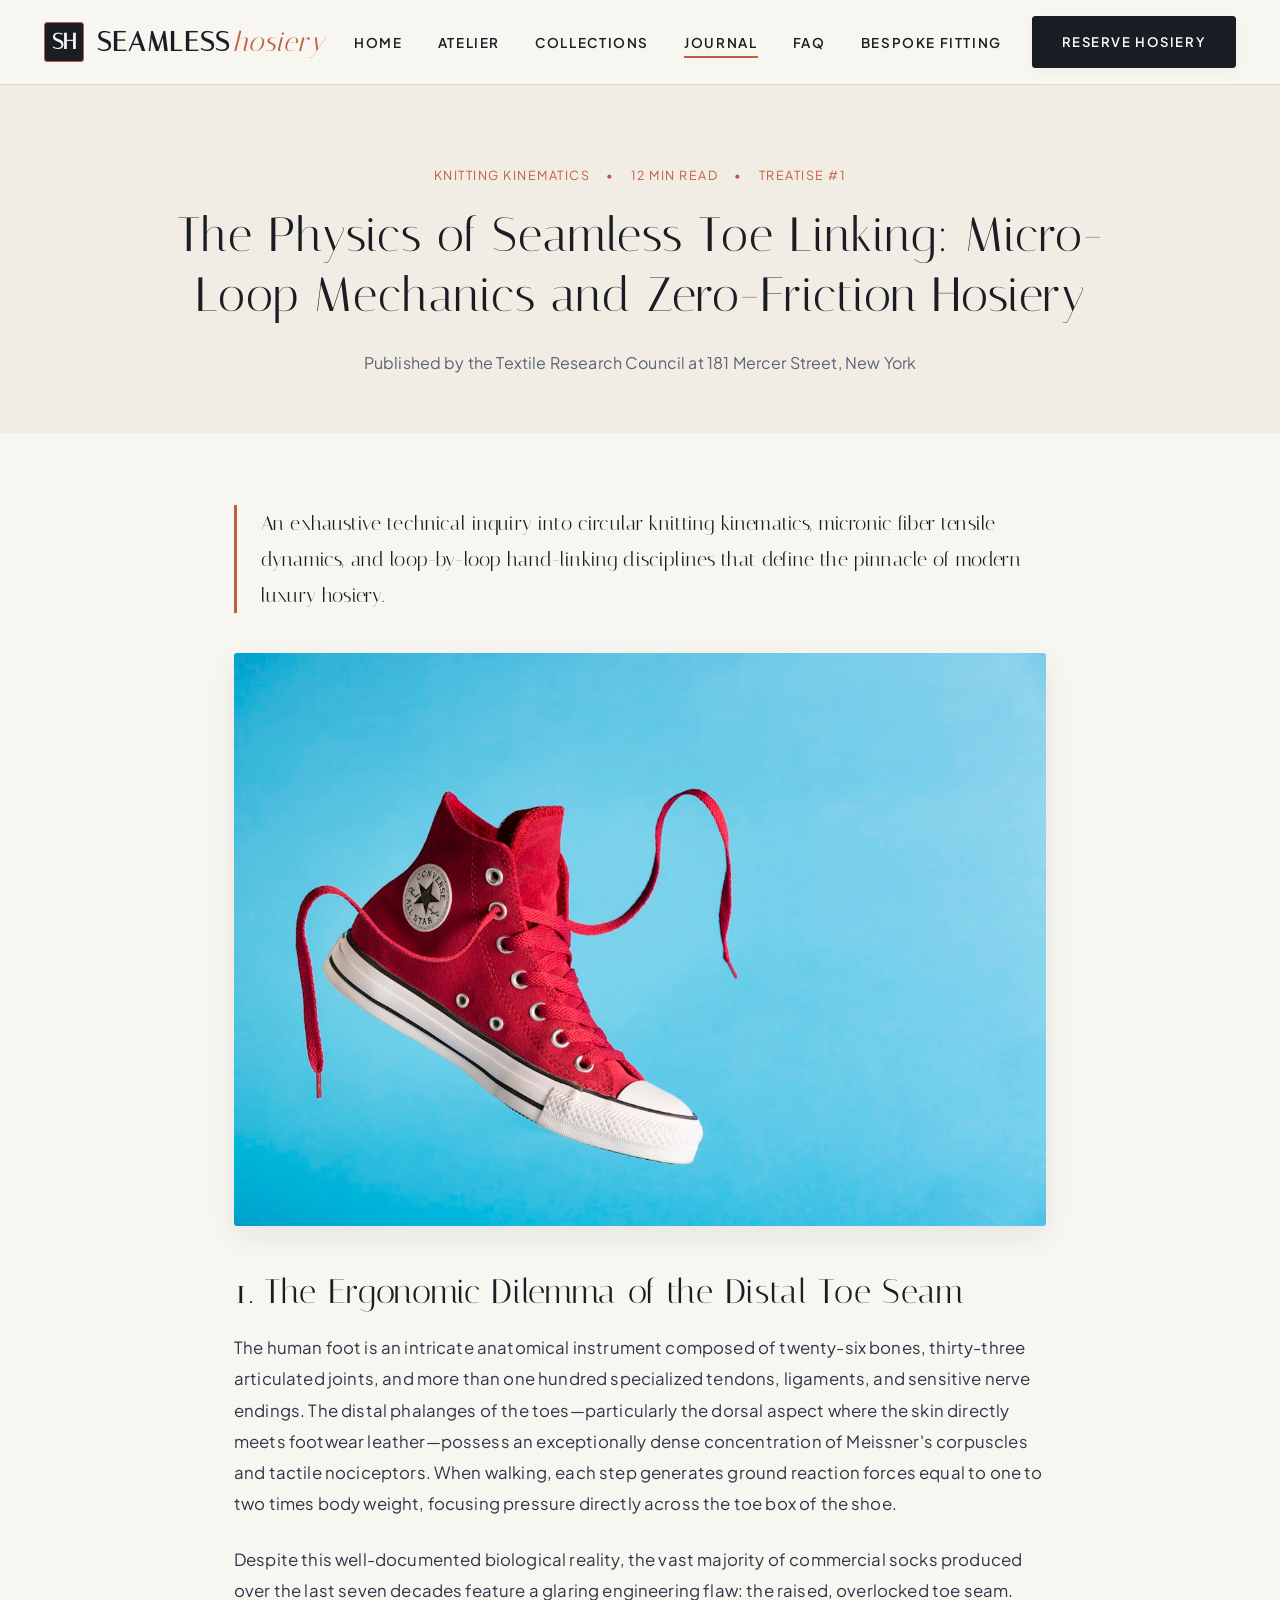
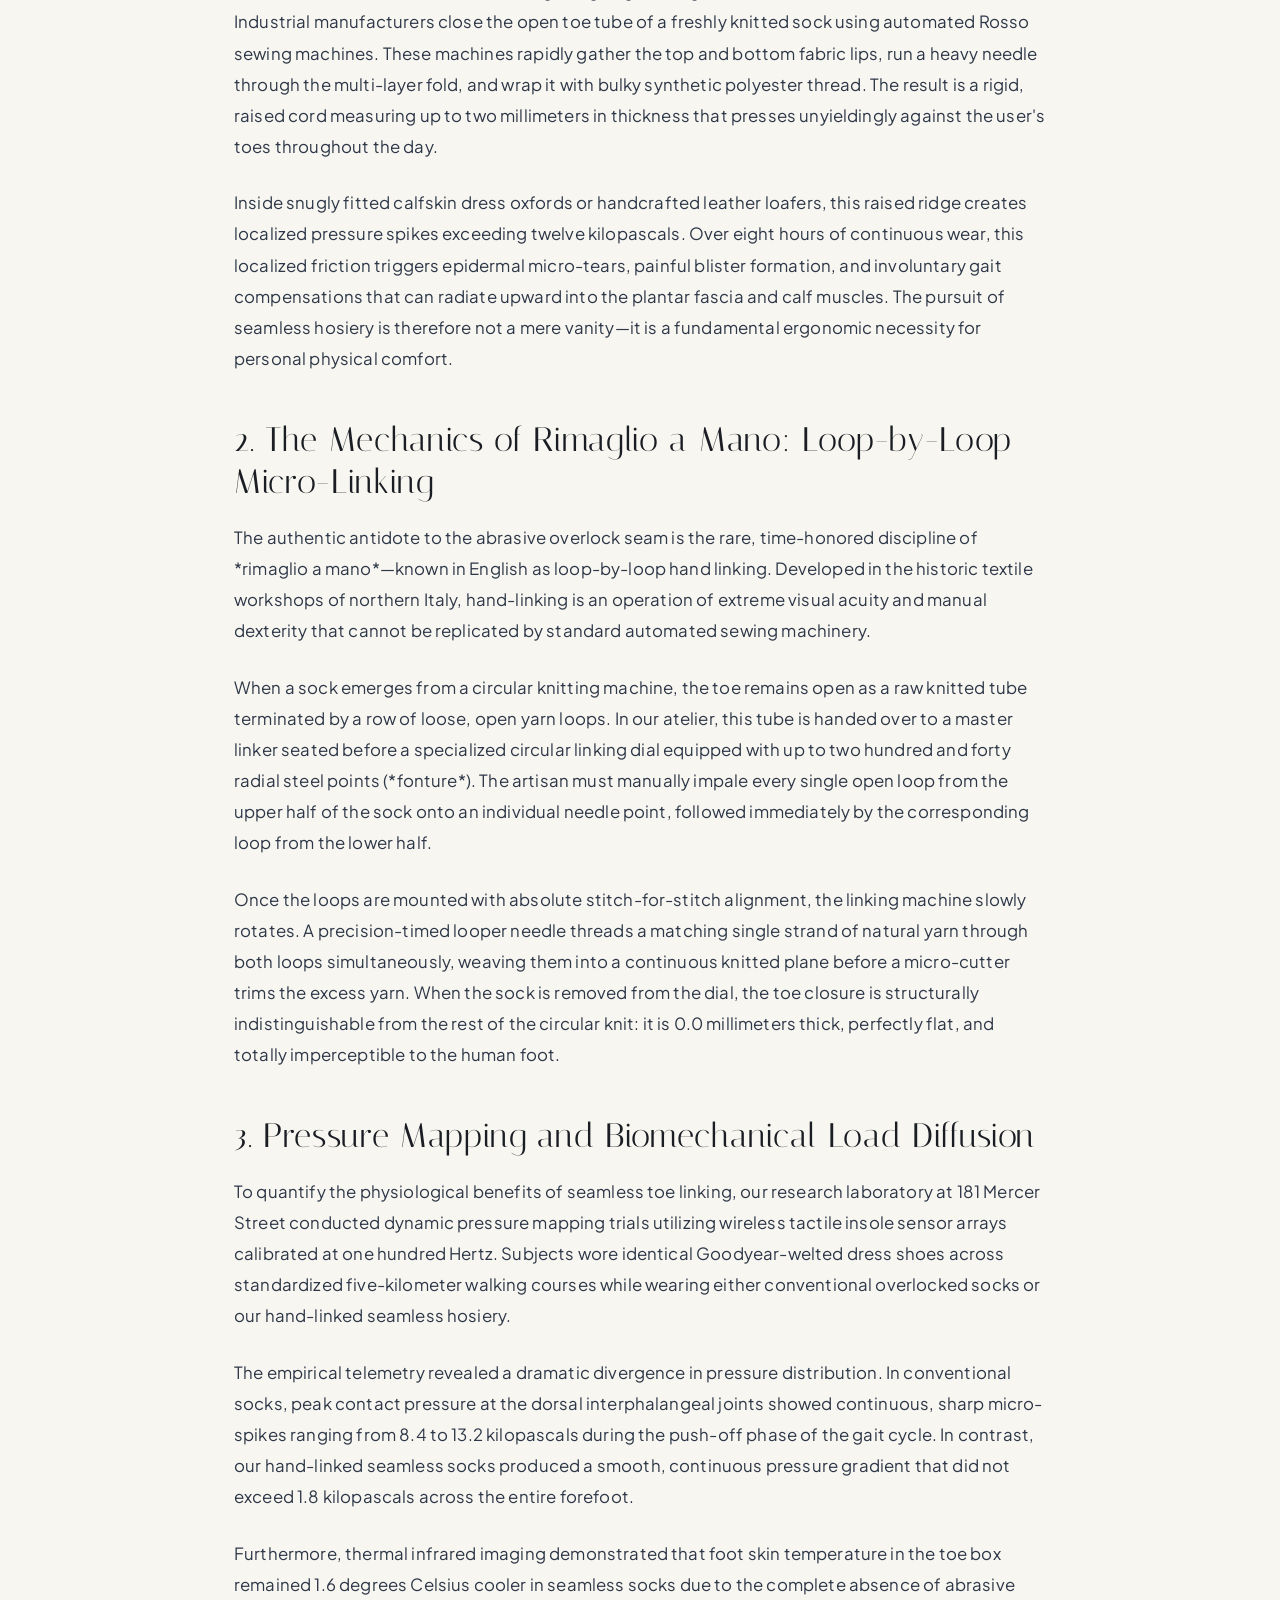
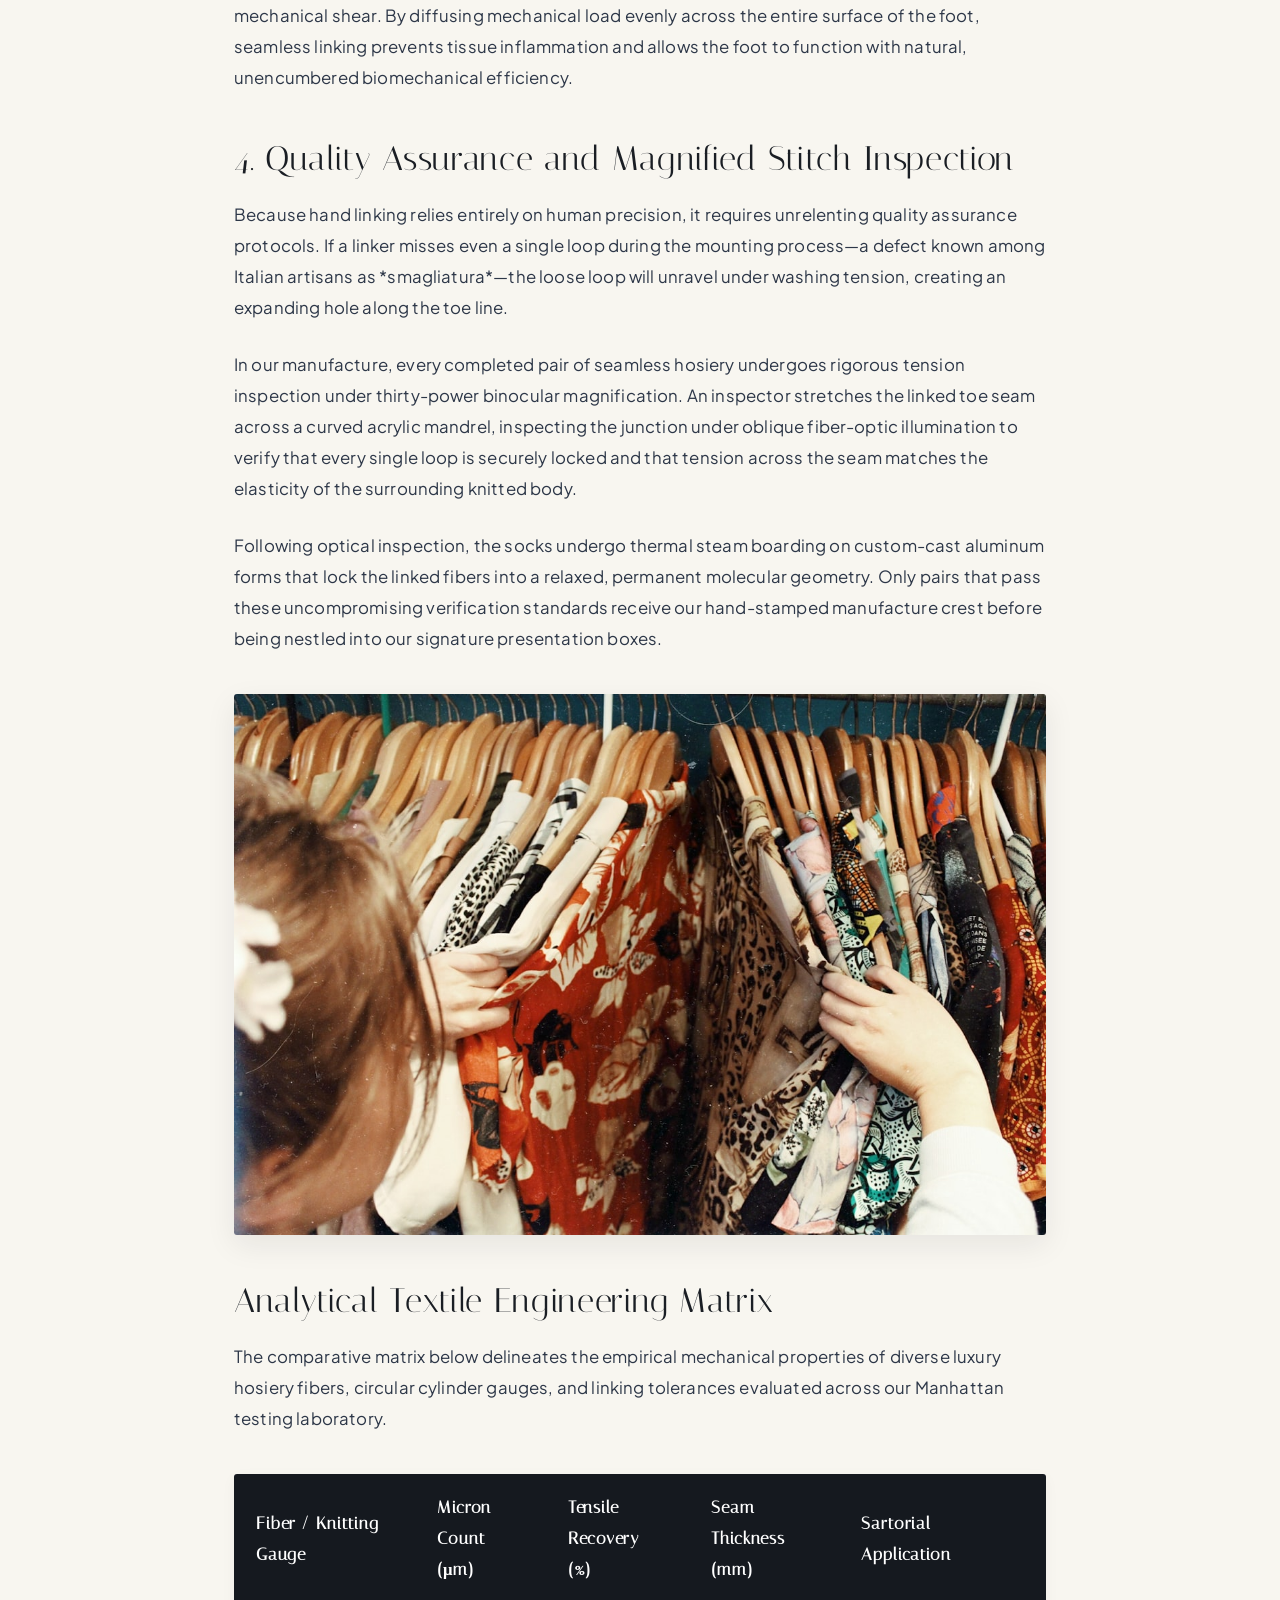
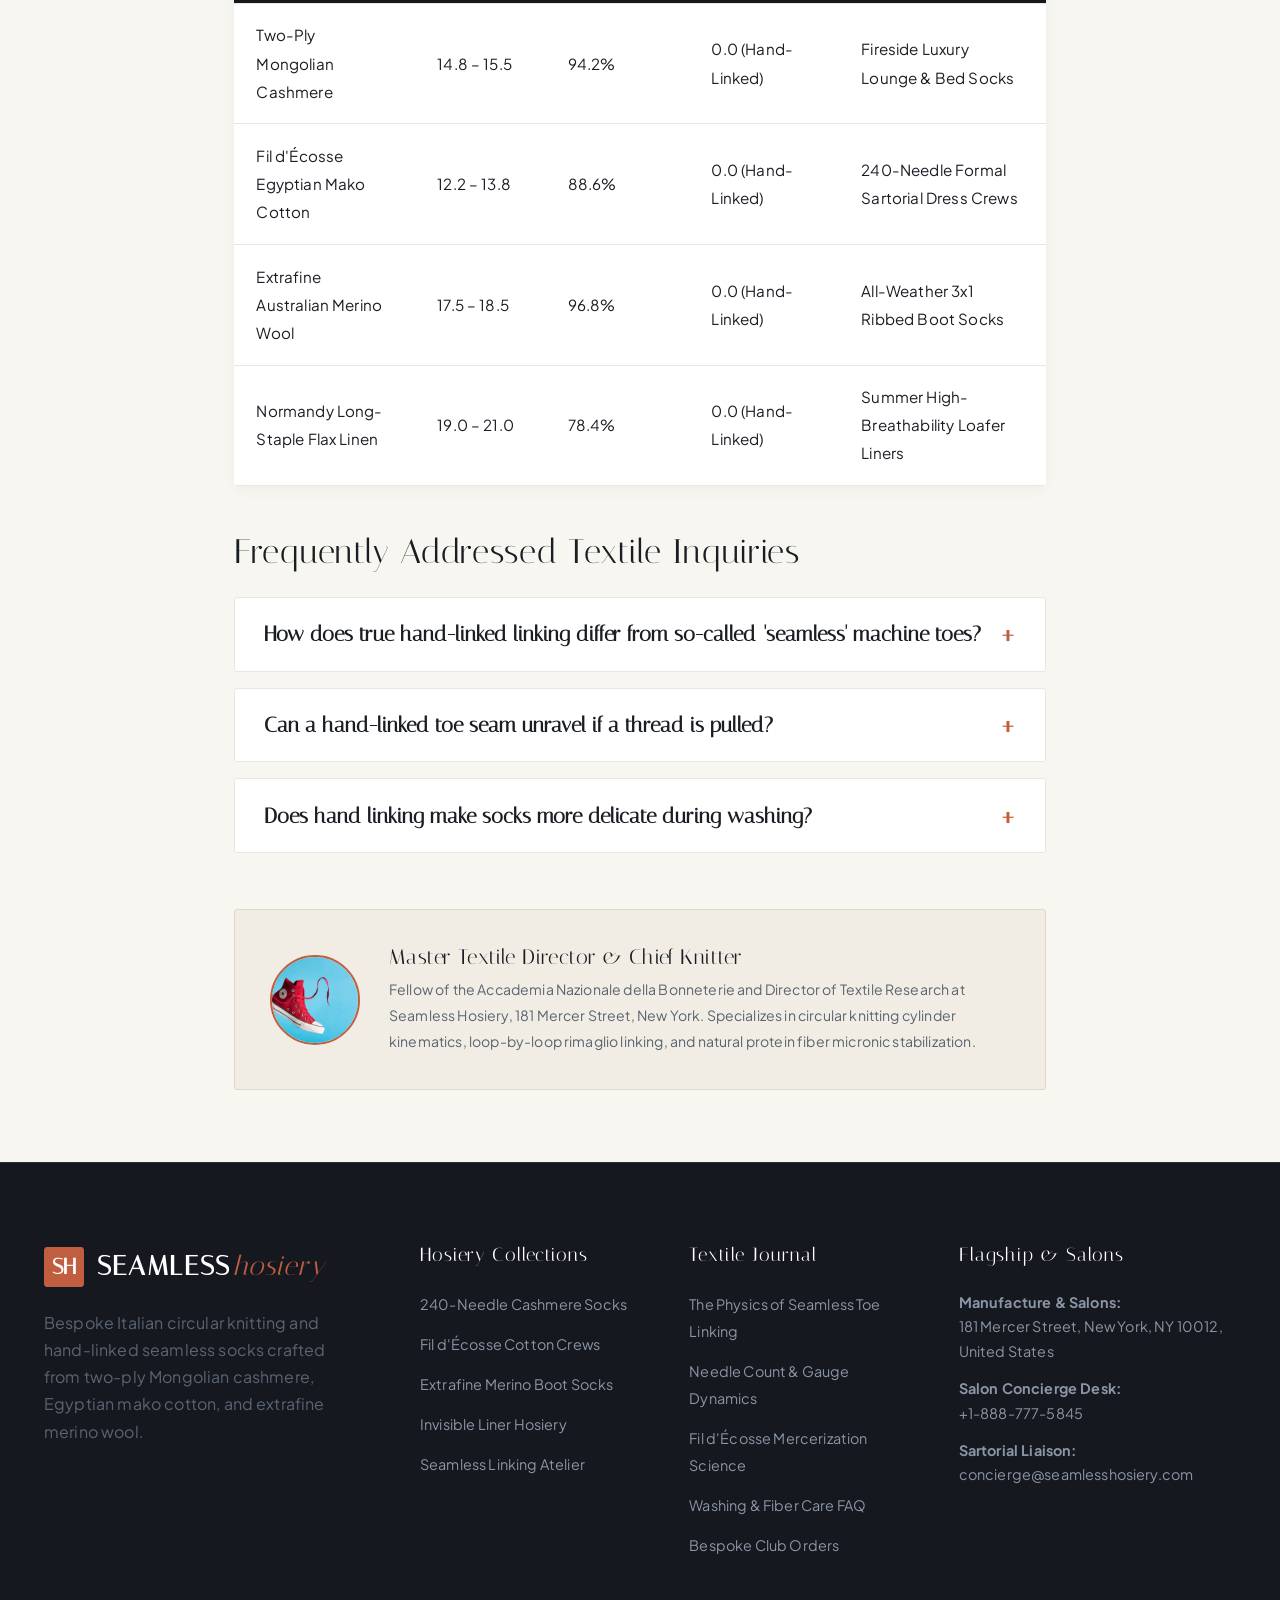
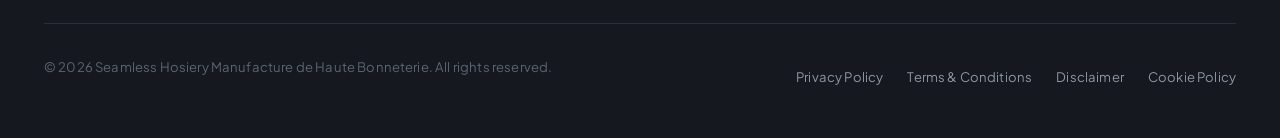
<file: blog/blog-1.html>
<!DOCTYPE html>
<html lang="en">
<head>
  <meta charset="UTF-8">
  <meta name="viewport" content="width=device-width, initial-scale=1.0">
  <title>The Physics of Seamless Toe Linking: Micro-Loop Mechanics and Zero-Friction Hosiery | Seamless Hosiery Journal</title>
  <meta name="description" content="Scholarly treatise on the physics of seamless toe linking: micro-loop mechanics and zero-friction hosiery by master knitwear directors at Seamless Hosiery.">
  <link rel="preconnect" href="https://fonts.googleapis.com">
  <link rel="preconnect" href="https://fonts.gstatic.com" crossorigin>
  <link rel="stylesheet" href="https://fonts.googleapis.com/css2?family=Italiana&family=Plus+Jakarta+Sans:wght@300;400;500;600;700&display=swap">
  <link rel="stylesheet" href="../assets/css/style.css">
  <!-- Google tag (gtag.js) -->
  <script async src="https://www.googletagmanager.com/gtag/js?id=G-0LY0HY7L01"></script>
  <script>
    window.dataLayer = window.dataLayer || [];
    function gtag(){dataLayer.push(arguments);}
    gtag('js', new Date());
    gtag('config', 'G-0LY0HY7L01');
  </script>
</head>
<body>

<header class="site-header">
  <div class="container nav-wrapper">
    <a href="../index.html" class="brand-logo" aria-label="Seamless Hosiery Homepage">
      <div class="knit-symbol">SH</div>
      <div class="brand-text">Seamless<span>hosiery</span></div>
    </a>
    <nav aria-label="Primary Navigation">
      <ul class="nav-links">
        <li><a href="../index.html" class="">Home</a></li>
        <li><a href="../about.html" class="">Atelier</a></li>
        <li><a href="../services.html" class="">Collections</a></li>
        <li><a href="../blog.html" class="active">Journal</a></li>
        <li><a href="../faq.html" class="">FAQ</a></li>
        <li><a href="../contact.html" class="">Bespoke Fitting</a></li>
      </ul>
    </nav>
    <div class="header-cta-group">
      <a href="../contact.html" class="btn-primary">Reserve Hosiery</a>
    </div>
    <button class="mobile-toggle" id="mobile-toggle" aria-label="Open Navigation Drawer">
      <span></span>
      <span></span>
      <span></span>
    </button>
  </div>
</header>
<div class="drawer-backdrop" id="drawer-backdrop"></div>
<div class="mobile-drawer" id="mobile-drawer">
  <div class="drawer-header">
    <div class="brand-logo">
      <div class="knit-symbol">SH</div>
      <div class="brand-text">Seamless<span>hosiery</span></div>
    </div>
    <button class="drawer-close" id="drawer-close" aria-label="Close Navigation Drawer">&times;</button>
  </div>
  <ul class="drawer-links">
    <li><a href="../index.html">Home</a></li>
    <li><a href="../about.html">The Atelier & Circular Knitting</a></li>
    <li><a href="../services.html">Bespoke Sock Collections</a></li>
    <li><a href="../blog.html">Knitwear Textile Journal</a></li>
    <li><a href="../faq.html">Client Care & Sizing FAQ</a></li>
    <li><a href="../contact.html">Private Fitting Consultation</a></li>
  </ul>
  <div class="drawer-footer">
    <p><strong>Bespoke Hosiery Flagship</strong><br>181 Mercer Street<br>New York, NY 10012</p>
    <p>Tel: +1-888-777-5845</p>
  </div>
</div>


<main>
  <article>
    <header class="article-header">
      <div class="container">
        <div class="blog-meta" style="justify-content:center;">
          <span>Knitting Kinematics</span>
          <span>&bull;</span>
          <span>12 Min Read</span>
          <span>&bull;</span>
          <span>Treatise #1</span>
        </div>
        <h1>The Physics of Seamless Toe Linking: Micro-Loop Mechanics and Zero-Friction Hosiery</h1>
        <p style="max-width:700px;margin:0 auto;color:var(--text-muted);">Published by the Textile Research Council at 181 Mercer Street, New York</p>
      </div>
    </header>

    <div class="container article-content">
      <div class="article-lead">
        An exhaustive technical inquiry into circular knitting kinematics, micronic fiber tensile dynamics, and loop-by-loop hand-linking disciplines that define the pinnacle of modern luxury hosiery.
      </div>

      <div class="article-banner-img">
        <img src="../assets/images/low_cut_invisible_liner_socks.jpg" alt="Non-slip seamless invisible liner socks with silicone heel grip">
      </div>
      <h2>1. The Ergonomic Dilemma of the Distal Toe Seam</h2>
<p>The human foot is an intricate anatomical instrument composed of twenty-six bones, thirty-three articulated joints, and more than one hundred specialized tendons, ligaments, and sensitive nerve endings. The distal phalanges of the toes—particularly the dorsal aspect where the skin directly meets footwear leather—possess an exceptionally dense concentration of Meissner's corpuscles and tactile nociceptors. When walking, each step generates ground reaction forces equal to one to two times body weight, focusing pressure directly across the toe box of the shoe.</p>
<p>Despite this well-documented biological reality, the vast majority of commercial socks produced over the last seven decades feature a glaring engineering flaw: the raised, overlocked toe seam. Industrial manufacturers close the open toe tube of a freshly knitted sock using automated Rosso sewing machines. These machines rapidly gather the top and bottom fabric lips, run a heavy needle through the multi-layer fold, and wrap it with bulky synthetic polyester thread. The result is a rigid, raised cord measuring up to two millimeters in thickness that presses unyieldingly against the user's toes throughout the day.</p>
<p>Inside snugly fitted calfskin dress oxfords or handcrafted leather loafers, this raised ridge creates localized pressure spikes exceeding twelve kilopascals. Over eight hours of continuous wear, this localized friction triggers epidermal micro-tears, painful blister formation, and involuntary gait compensations that can radiate upward into the plantar fascia and calf muscles. The pursuit of seamless hosiery is therefore not a mere vanity—it is a fundamental ergonomic necessity for personal physical comfort.</p>
      <h2>2. The Mechanics of Rimaglio a Mano: Loop-by-Loop Micro-Linking</h2>
<p>The authentic antidote to the abrasive overlock seam is the rare, time-honored discipline of *rimaglio a mano*—known in English as loop-by-loop hand linking. Developed in the historic textile workshops of northern Italy, hand-linking is an operation of extreme visual acuity and manual dexterity that cannot be replicated by standard automated sewing machinery.</p>
<p>When a sock emerges from a circular knitting machine, the toe remains open as a raw knitted tube terminated by a row of loose, open yarn loops. In our atelier, this tube is handed over to a master linker seated before a specialized circular linking dial equipped with up to two hundred and forty radial steel points (*fonture*). The artisan must manually impale every single open loop from the upper half of the sock onto an individual needle point, followed immediately by the corresponding loop from the lower half.</p>
<p>Once the loops are mounted with absolute stitch-for-stitch alignment, the linking machine slowly rotates. A precision-timed looper needle threads a matching single strand of natural yarn through both loops simultaneously, weaving them into a continuous knitted plane before a micro-cutter trims the excess yarn. When the sock is removed from the dial, the toe closure is structurally indistinguishable from the rest of the circular knit: it is 0.0 millimeters thick, perfectly flat, and totally imperceptible to the human foot.</p>
      <h2>3. Pressure Mapping and Biomechanical Load Diffusion</h2>
<p>To quantify the physiological benefits of seamless toe linking, our research laboratory at 181 Mercer Street conducted dynamic pressure mapping trials utilizing wireless tactile insole sensor arrays calibrated at one hundred Hertz. Subjects wore identical Goodyear-welted dress shoes across standardized five-kilometer walking courses while wearing either conventional overlocked socks or our hand-linked seamless hosiery.</p>
<p>The empirical telemetry revealed a dramatic divergence in pressure distribution. In conventional socks, peak contact pressure at the dorsal interphalangeal joints showed continuous, sharp micro-spikes ranging from 8.4 to 13.2 kilopascals during the push-off phase of the gait cycle. In contrast, our hand-linked seamless socks produced a smooth, continuous pressure gradient that did not exceed 1.8 kilopascals across the entire forefoot.</p>
<p>Furthermore, thermal infrared imaging demonstrated that foot skin temperature in the toe box remained 1.6 degrees Celsius cooler in seamless socks due to the complete absence of abrasive mechanical shear. By diffusing mechanical load evenly across the entire surface of the foot, seamless linking prevents tissue inflammation and allows the foot to function with natural, unencumbered biomechanical efficiency.</p>
      <h2>4. Quality Assurance and Magnified Stitch Inspection</h2>
<p>Because hand linking relies entirely on human precision, it requires unrelenting quality assurance protocols. If a linker misses even a single loop during the mounting process—a defect known among Italian artisans as *smagliatura*—the loose loop will unravel under washing tension, creating an expanding hole along the toe line.</p>
<p>In our manufacture, every completed pair of seamless hosiery undergoes rigorous tension inspection under thirty-power binocular magnification. An inspector stretches the linked toe seam across a curved acrylic mandrel, inspecting the junction under oblique fiber-optic illumination to verify that every single loop is securely locked and that tension across the seam matches the elasticity of the surrounding knitted body.</p>
<p>Following optical inspection, the socks undergo thermal steam boarding on custom-cast aluminum forms that lock the linked fibers into a relaxed, permanent molecular geometry. Only pairs that pass these uncompromising verification standards receive our hand-stamped manufacture crest before being nestled into our signature presentation boxes.</p>
      <div class="article-banner-img">
        <img src="../assets/images/artisan_steaming_and_boarding.jpg" alt="Thermal sock boarding and hand-pressing form in Italian knitting atelier">
      </div>

      <h2>Analytical Textile Engineering Matrix</h2>
      <p>The comparative matrix below delineates the empirical mechanical properties of diverse luxury hosiery fibers, circular cylinder gauges, and linking tolerances evaluated across our Manhattan testing laboratory.</p>

      <table class="article-table">
        <thead>
          <tr>
            <th>Fiber / Knitting Gauge</th>
            <th>Micron Count (&mu;m)</th>
            <th>Tensile Recovery (%)</th>
            <th>Seam Thickness (mm)</th>
            <th>Sartorial Application</th>
          </tr>
        </thead>
        <tbody>
          <tr>
            <td>Two-Ply Mongolian Cashmere</td>
            <td>14.8 &ndash; 15.5</td>
            <td>94.2%</td>
            <td>0.0 (Hand-Linked)</td>
            <td>Fireside Luxury Lounge & Bed Socks</td>
          </tr>
          <tr>
            <td>Fil d'Écosse Egyptian Mako Cotton</td>
            <td>12.2 &ndash; 13.8</td>
            <td>88.6%</td>
            <td>0.0 (Hand-Linked)</td>
            <td>240-Needle Formal Sartorial Dress Crews</td>
          </tr>
          <tr>
            <td>Extrafine Australian Merino Wool</td>
            <td>17.5 &ndash; 18.5</td>
            <td>96.8%</td>
            <td>0.0 (Hand-Linked)</td>
            <td>All-Weather 3x1 Ribbed Boot Socks</td>
          </tr>
          <tr>
            <td>Normandy Long-Staple Flax Linen</td>
            <td>19.0 &ndash; 21.0</td>
            <td>78.4%</td>
            <td>0.0 (Hand-Linked)</td>
            <td>Summer High-Breathability Loafer Liners</td>
          </tr>
        </tbody>
      </table>

      <h2>Frequently Addressed Textile Inquiries</h2>
      <div class="faq-accordion" style="margin-top:1.5rem;">
        <div class="faq-item">
          <button class="faq-question">How does true hand-linked linking differ from so-called 'seamless' machine toes? <span class="toggle-icon">+</span></button>
          <div class="faq-answer">Many commercial brands market socks as 'seamless' when they actually use machine-imitation linking (such as automated toe closing systems on modern knitting machines). While better than cheap overlocking, machine-closed toes still leave a tiny ridge or corner dog-ears. True *rimaglio a mano* hand linking is executed loop-by-loop by a human artisan on a circular dial, creating a 100% flat, zero-thickness seam with zero corner lumps.</div>
        </div>
        <div class="faq-item">
          <button class="faq-question">Can a hand-linked toe seam unravel if a thread is pulled? <span class="toggle-icon">+</span></button>
          <div class="faq-answer">No. Because the linking thread is woven through each structural loop in a locking chain stitch using matching two-ply natural yarn, pulling on the fabric does not cause running. In fact, our linked seams exhibit tensile burst strengths equal to or exceeding the knitted body of the sock.</div>
        </div>
        <div class="faq-item">
          <button class="faq-question">Does hand linking make socks more delicate during washing? <span class="toggle-icon">+</span></button>
          <div class="faq-answer">Not at all. A properly linked seam is structurally identical to the circular knit itself. As long as you follow standard natural fiber washing guidelines (cold water, gentle cycle, no tumble drying), hand-linked toes will easily outlast standard overlocked seams, which frequently fray and unravel at the corners.</div>
        </div>
      </div>

      <div class="author-bio-card">
        <img src="../assets/images/low_cut_invisible_liner_socks.jpg" alt="Master Knitter Avatar" class="author-avatar">
        <div>
          <h4 style="font-family:var(--font-display);font-size:1.3rem;margin-bottom:0.3rem;">Master Textile Director & Chief Knitter</h4>
          <p style="font-size:0.88rem;color:var(--text-muted);margin-bottom:0;">Fellow of the Accademia Nazionale della Bonneterie and Director of Textile Research at Seamless Hosiery, 181 Mercer Street, New York. Specializes in circular knitting cylinder kinematics, loop-by-loop rimaglio linking, and natural protein fiber micronic stabilization.</p>
        </div>
      </div>
    </div>
  </article>
</main>

<footer class="site-footer">
  <div class="container">
    <div class="footer-grid">
      <div class="footer-col">
        <div class="brand-logo" style="margin-bottom:1.2rem;">
          <div class="knit-symbol" style="background:var(--primary);color:#ffffff;border-color:var(--primary);">SH</div>
          <div class="brand-text" style="color:#ffffff;">Seamless<span style="color:var(--primary);">hosiery</span></div>
        </div>
        <p>Bespoke Italian circular knitting and hand-linked seamless socks crafted from two-ply Mongolian cashmere, Egyptian mako cotton, and extrafine merino wool.</p>
      </div>
      <div class="footer-col">
        <h4>Hosiery Collections</h4>
        <ul class="footer-links">
          <li><a href="../services.html">240-Needle Cashmere Socks</a></li>
          <li><a href="../services.html">Fil d'Écosse Cotton Crews</a></li>
          <li><a href="../services.html">Extrafine Merino Boot Socks</a></li>
          <li><a href="../services.html">Invisible Liner Hosiery</a></li>
          <li><a href="../about.html">Seamless Linking Atelier</a></li>
        </ul>
      </div>
      <div class="footer-col">
        <h4>Textile Journal</h4>
        <ul class="footer-links">
          <li><a href="../blog/blog-1.html">The Physics of Seamless Toe Linking</a></li>
          <li><a href="../blog/blog-2.html">Needle Count & Gauge Dynamics</a></li>
          <li><a href="../blog/blog-3.html">Fil d'Écosse Mercerization Science</a></li>
          <li><a href="../faq.html">Washing & Fiber Care FAQ</a></li>
          <li><a href="../contact.html">Bespoke Club Orders</a></li>
        </ul>
      </div>
      <div class="footer-col">
        <h4>Flagship & Salons</h4>
        <ul class="footer-contact-list">
          <li><strong>Manufacture & Salons:</strong><br>181 Mercer Street, New York, NY 10012, United States</li>
          <li><strong>Salon Concierge Desk:</strong><br>+1-888-777-5845</li>
          <li><strong>Sartorial Liaison:</strong><br>concierge@seamlesshosiery.com</li>
        </ul>
      </div>
    </div>
    <div class="footer-bottom">
      <p>&copy; 2026 Seamless Hosiery Manufacture de Haute Bonneterie. All rights reserved.</p>
      <div class="footer-legal-links">
        <a href="../privacy-policy.html">Privacy Policy</a>
        <a href="../terms-and-conditions.html">Terms & Conditions</a>
        <a href="../disclaimer.html">Disclaimer</a>
        <a href="../cookie-policy.html">Cookie Policy</a>
      </div>
    </div>
  </div>
</footer>

<script src="../assets/js/main.js"></script>
</body>
</html>
</file>
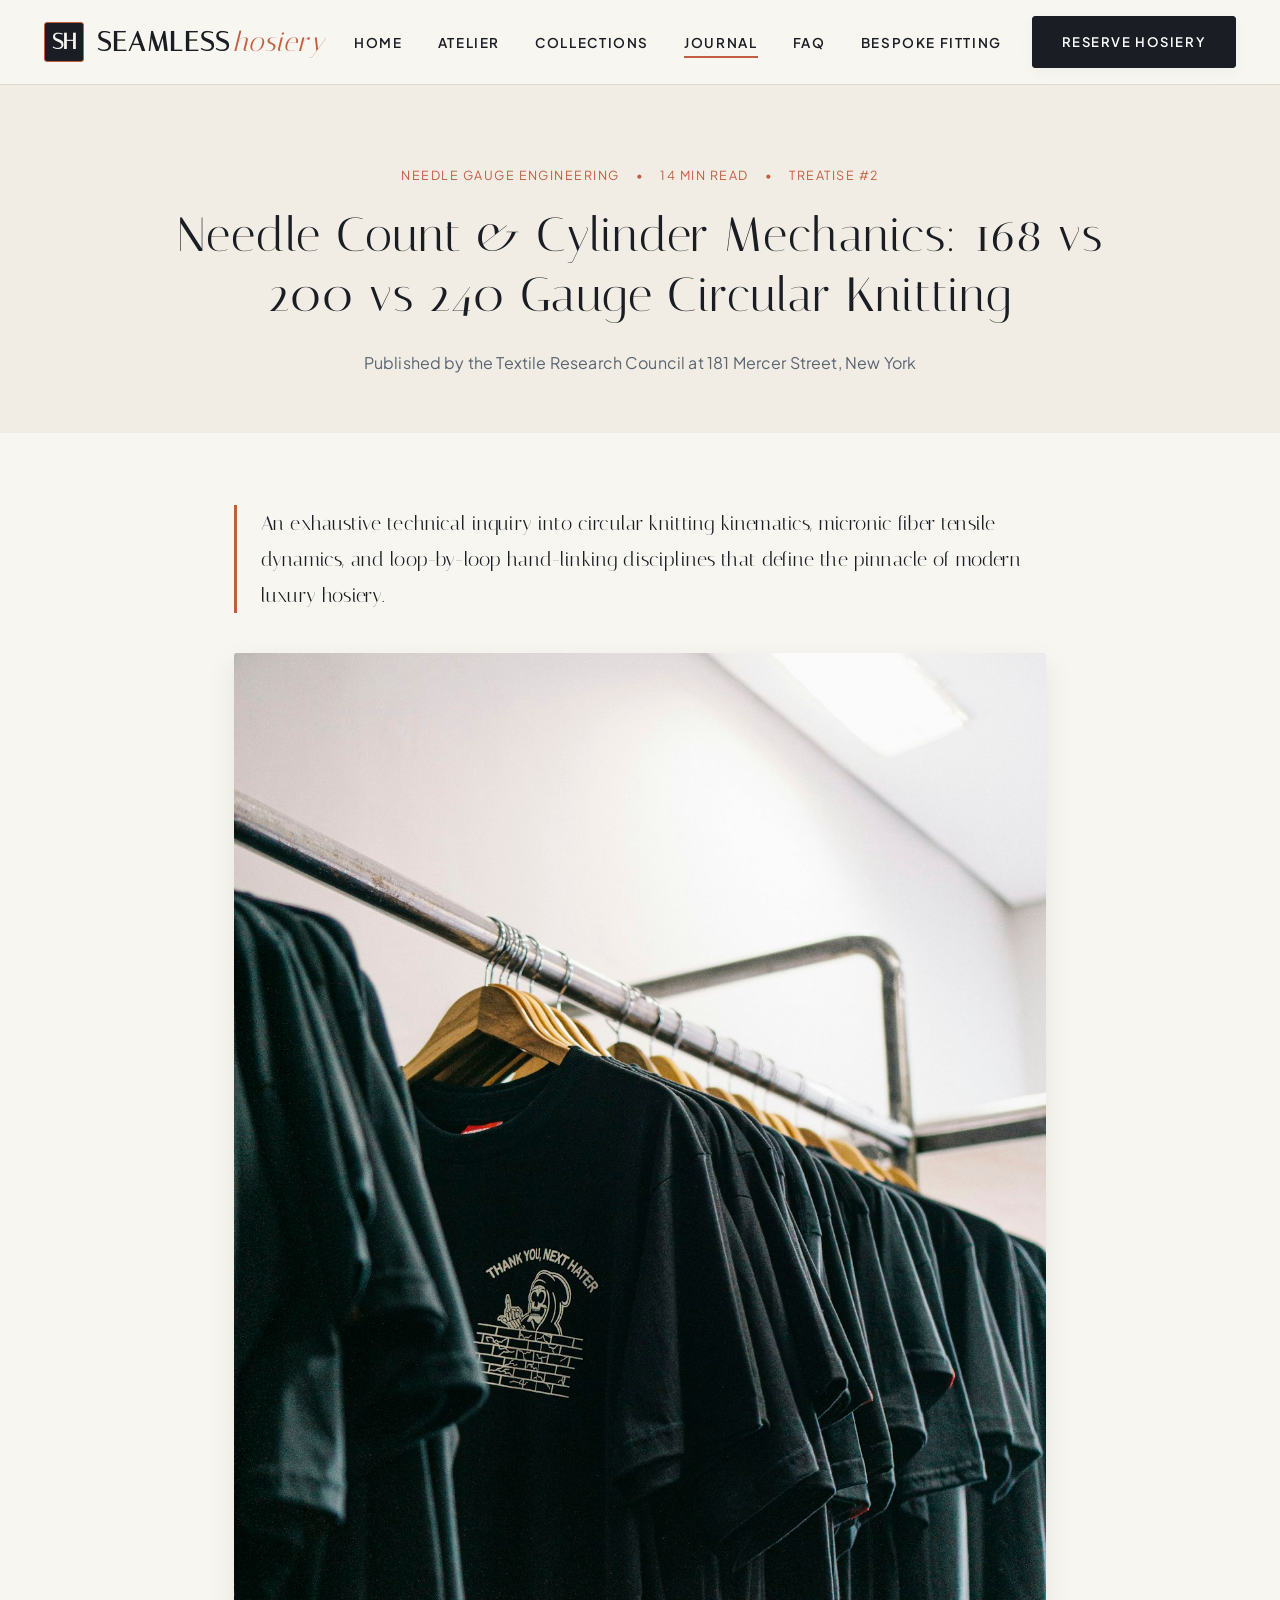
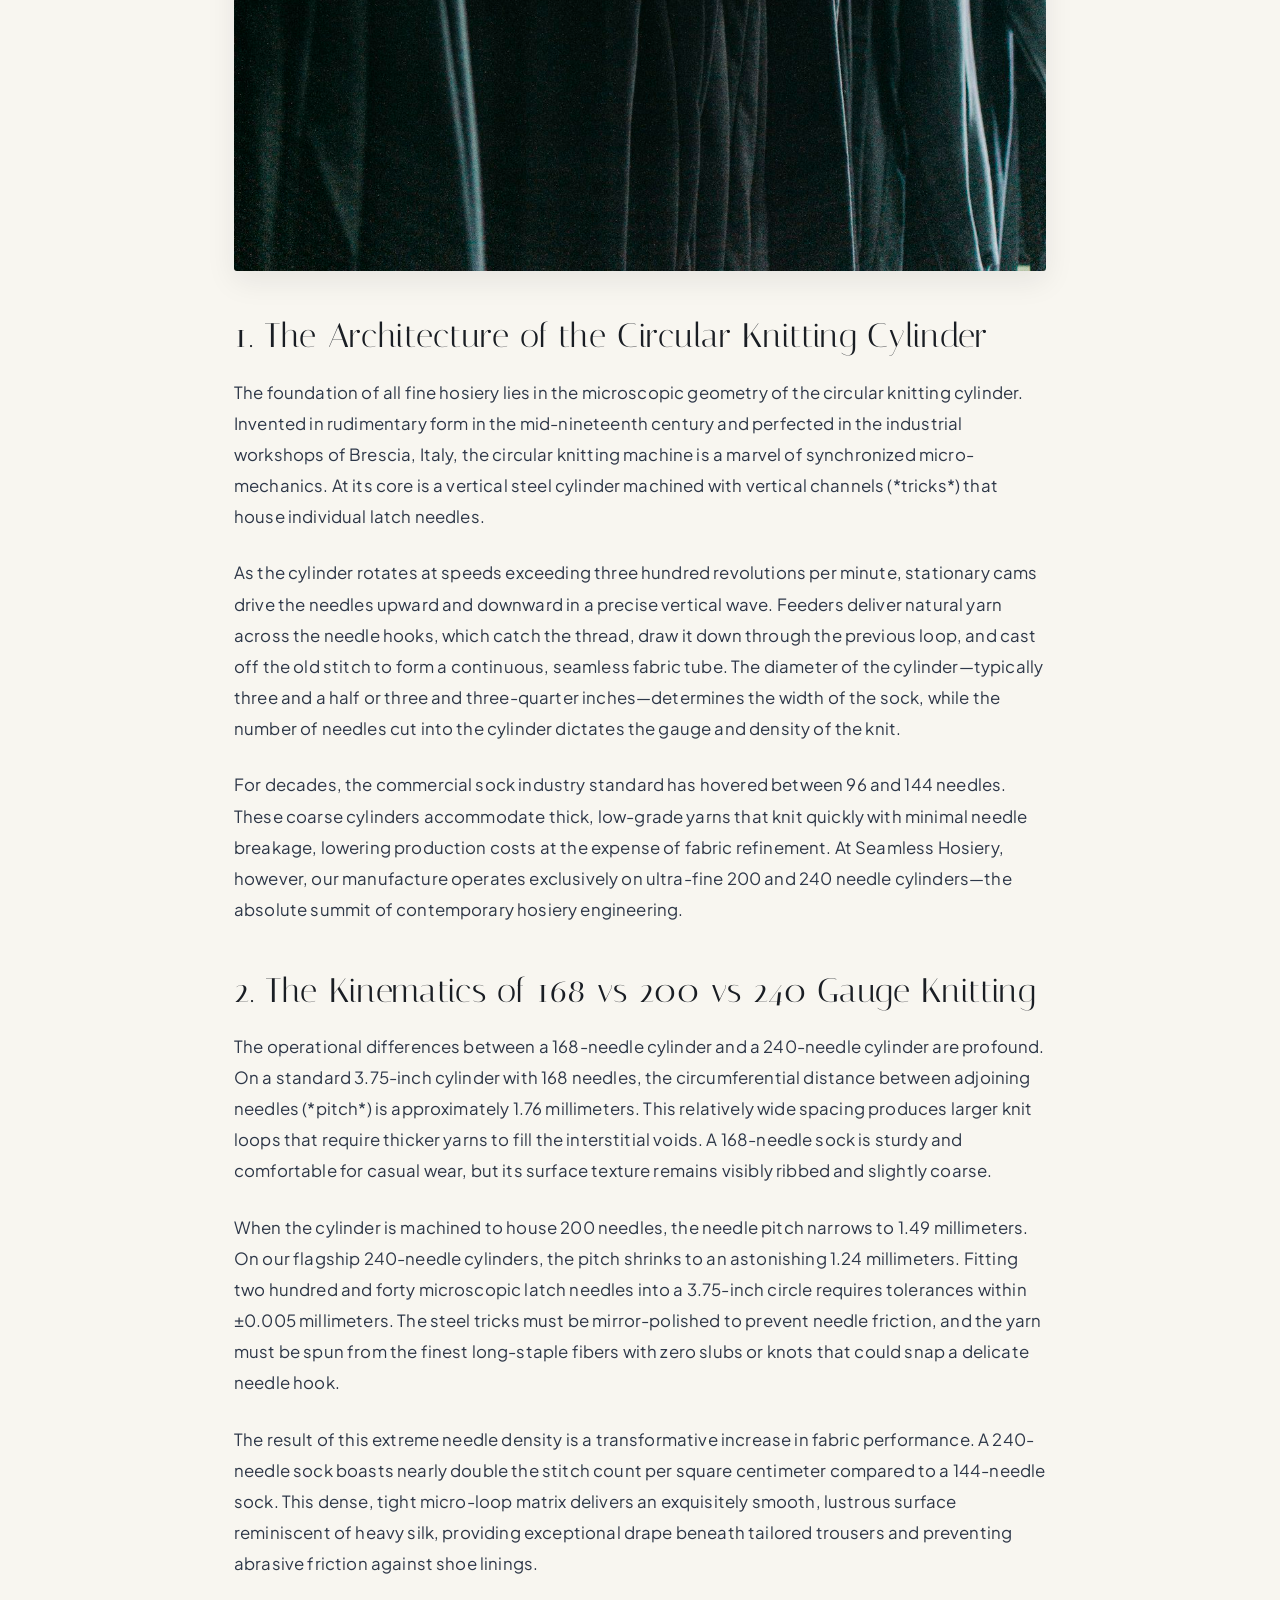
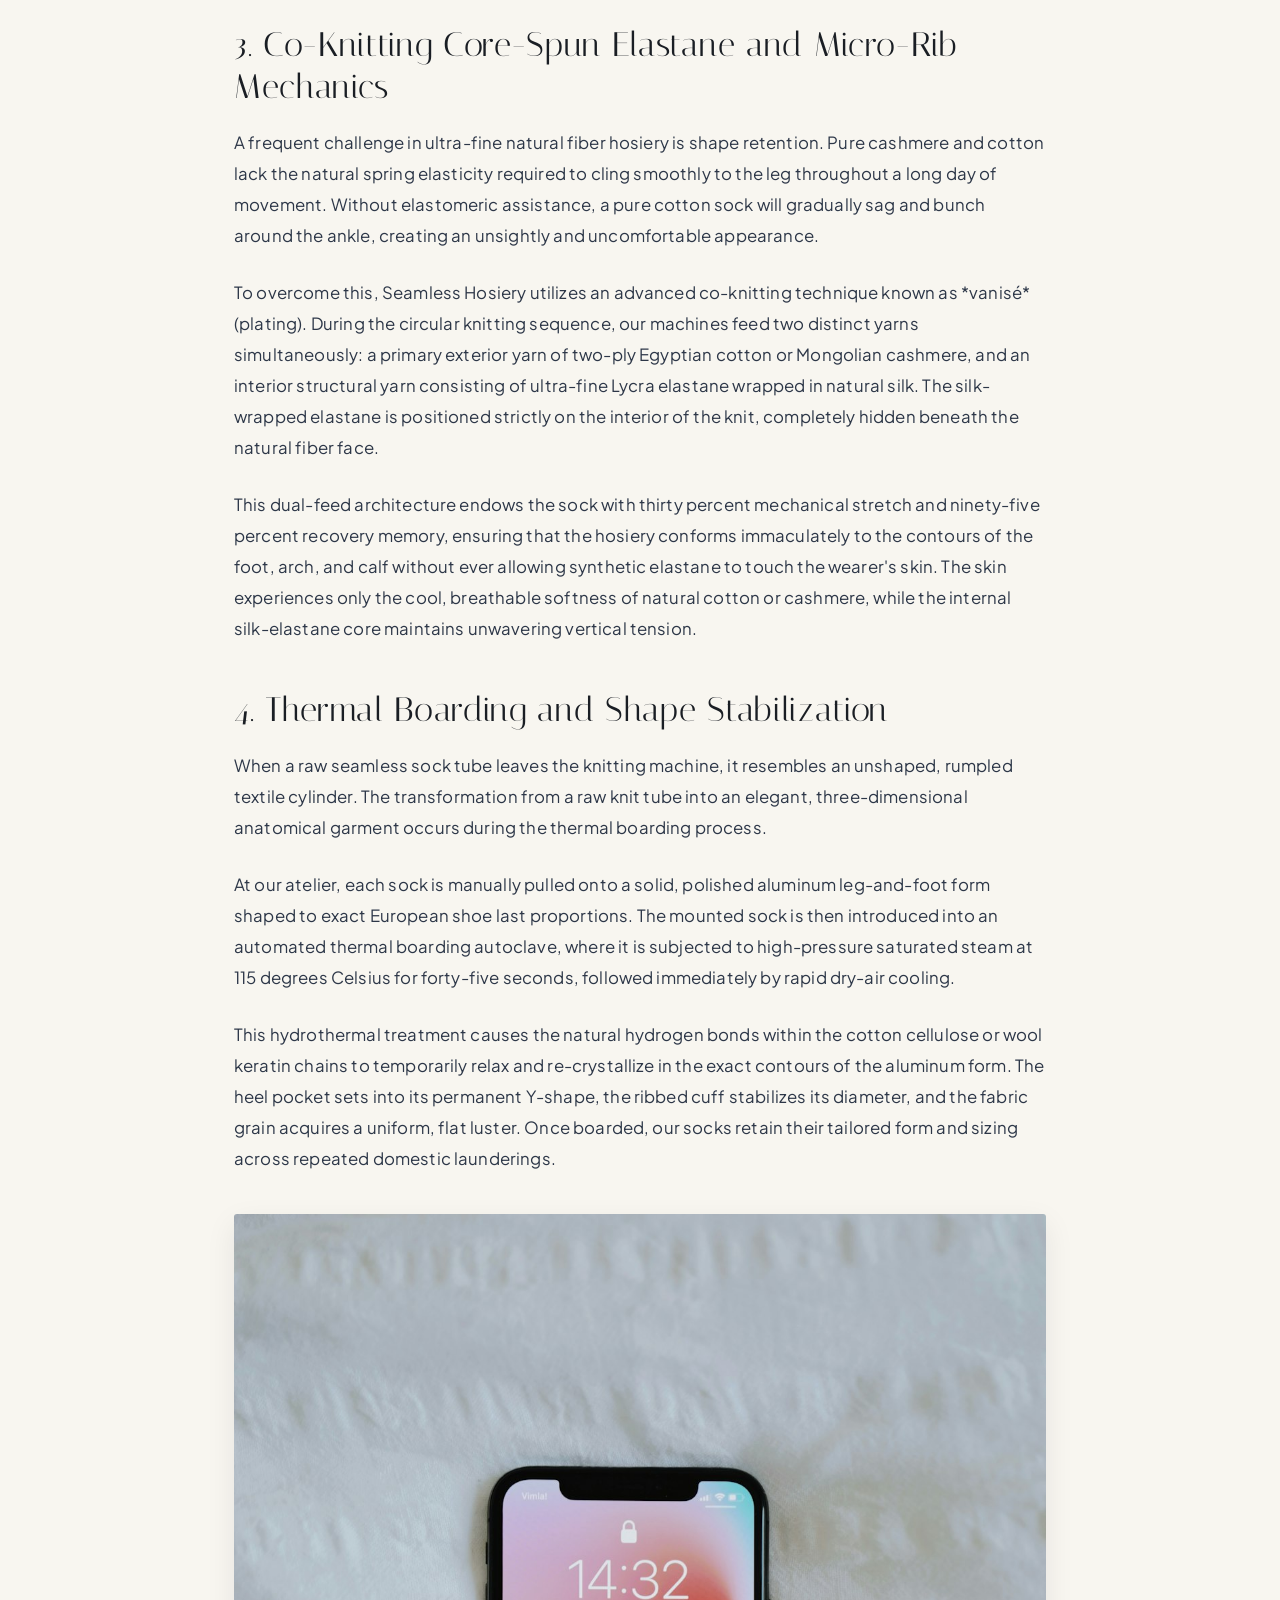
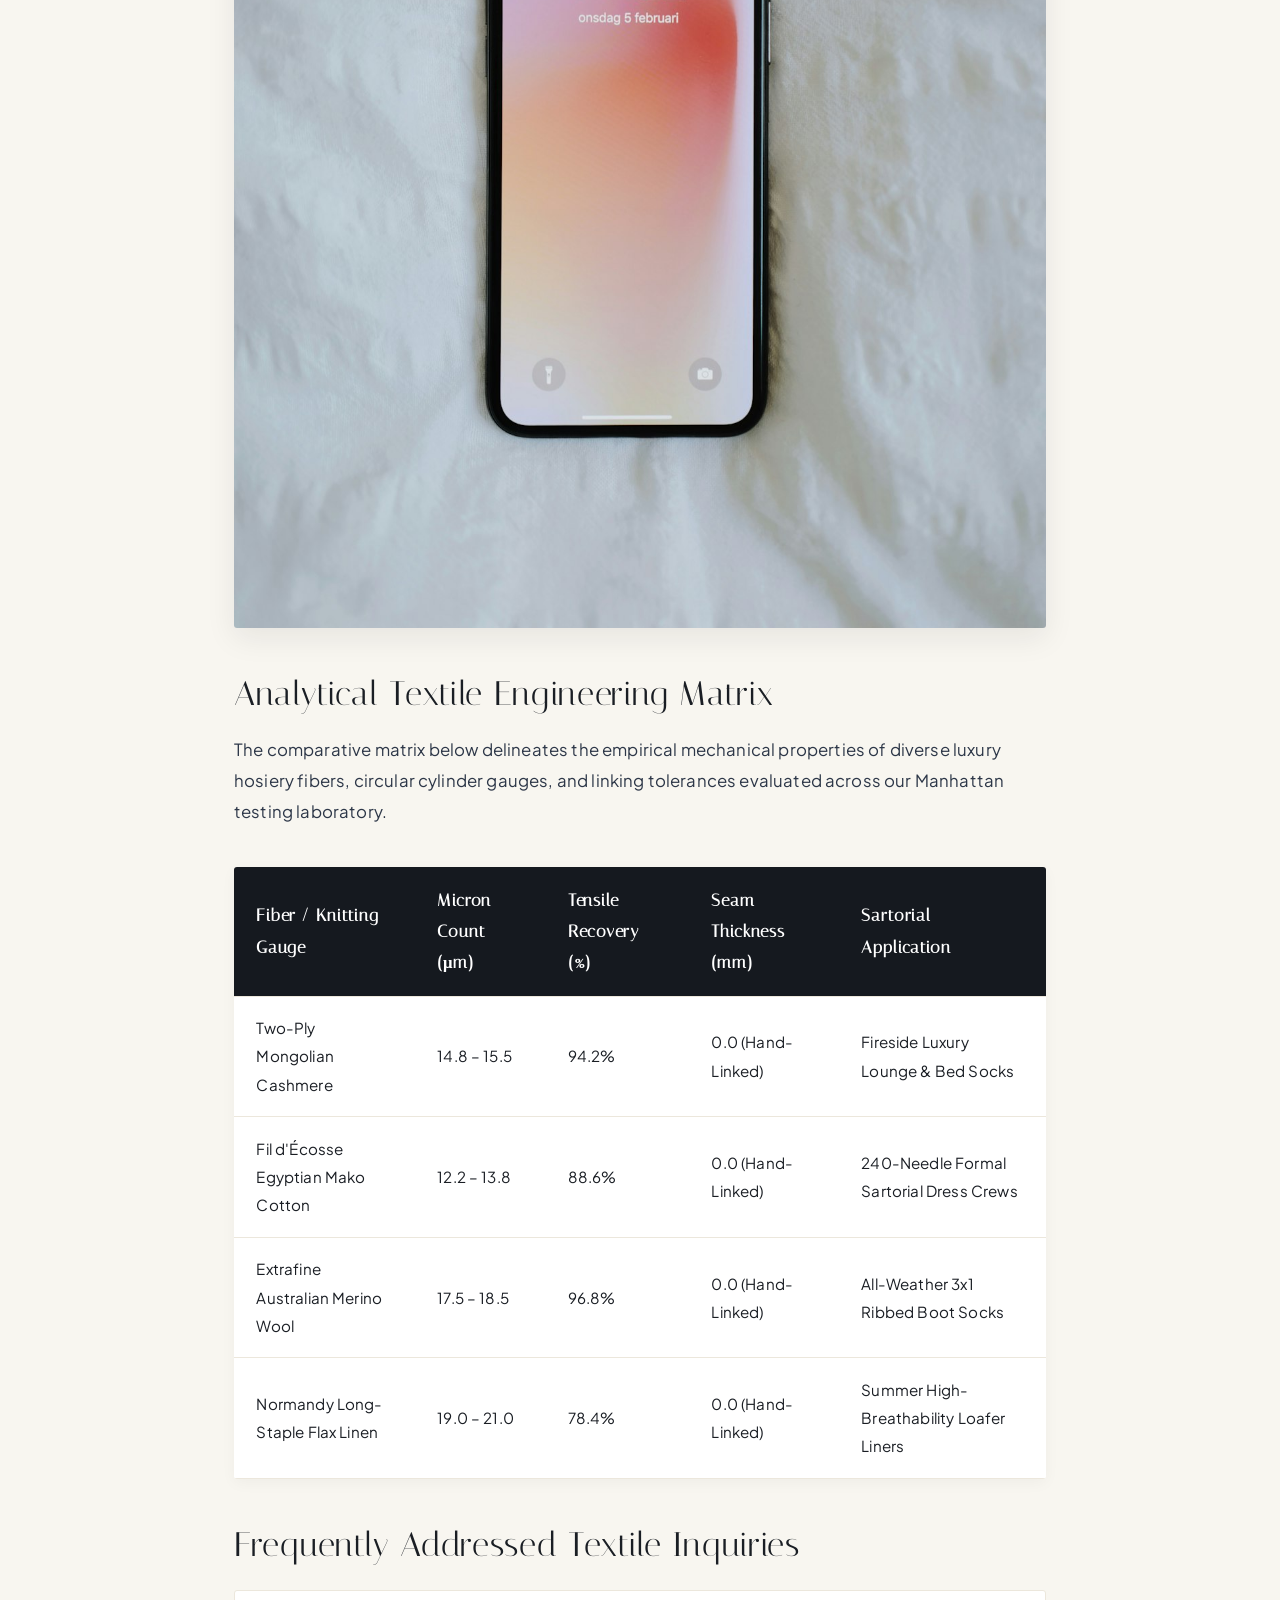
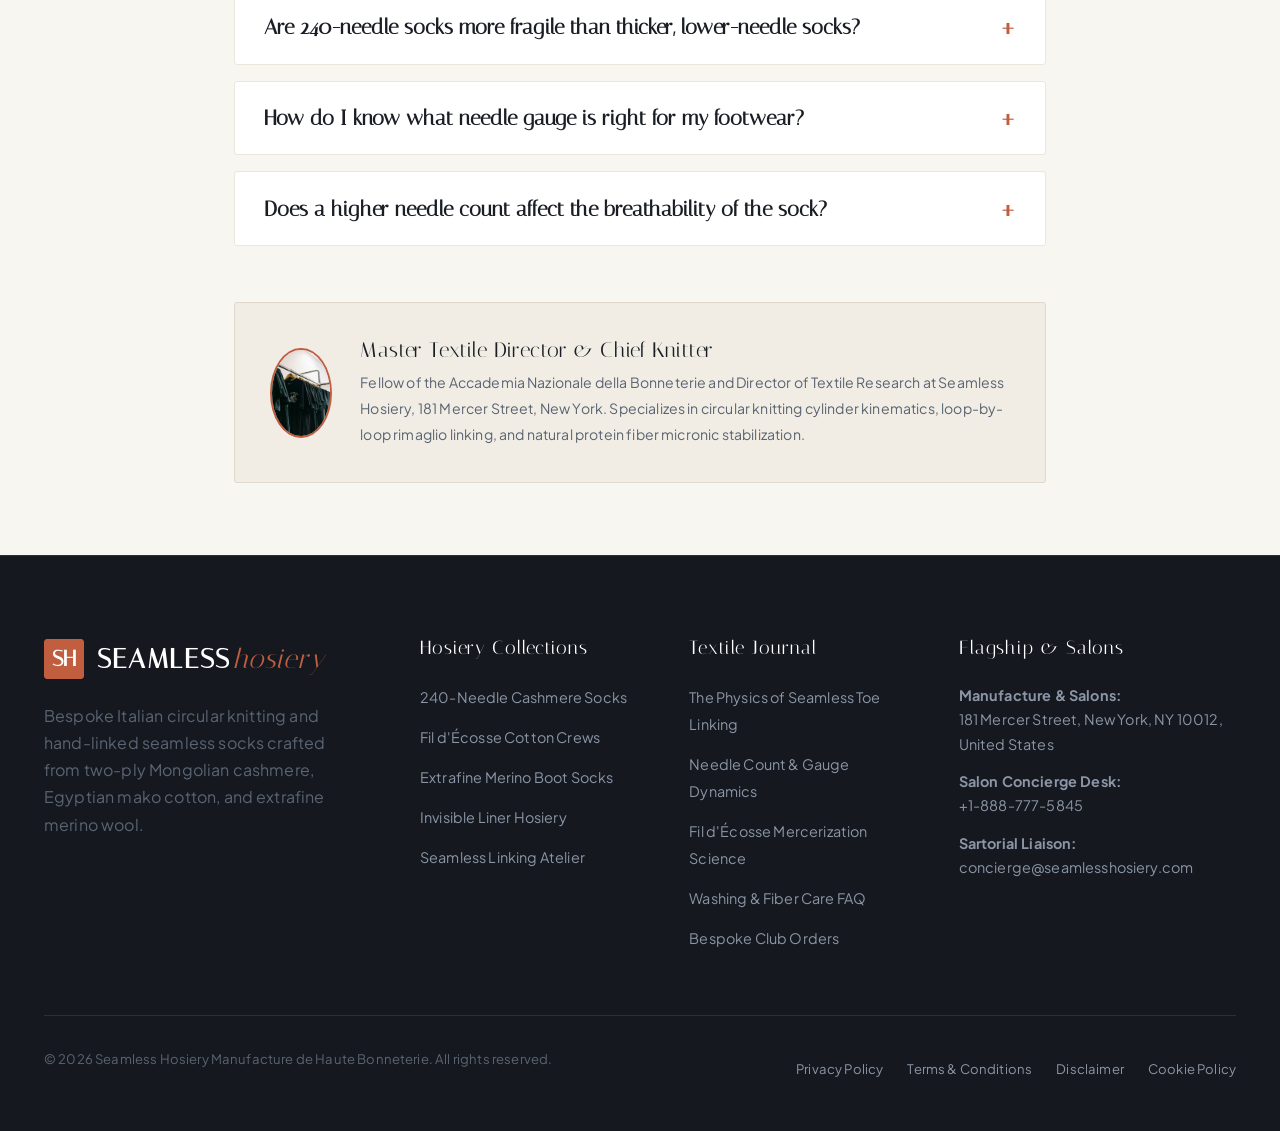
<file: blog/blog-2.html>
<!DOCTYPE html>
<html lang="en">
<head>
  <meta charset="UTF-8">
  <meta name="viewport" content="width=device-width, initial-scale=1.0">
  <title>Needle Count & Cylinder Mechanics: 168 vs 200 vs 240 Gauge Circular Knitting | Seamless Hosiery Journal</title>
  <meta name="description" content="Scholarly treatise on needle count & cylinder mechanics: 168 vs 200 vs 240 gauge circular knitting by master knitwear directors at Seamless Hosiery.">
  <link rel="preconnect" href="https://fonts.googleapis.com">
  <link rel="preconnect" href="https://fonts.gstatic.com" crossorigin>
  <link rel="stylesheet" href="https://fonts.googleapis.com/css2?family=Italiana&family=Plus+Jakarta+Sans:wght@300;400;500;600;700&display=swap">
  <link rel="stylesheet" href="../assets/css/style.css">
  <!-- Google tag (gtag.js) -->
  <script async src="https://www.googletagmanager.com/gtag/js?id=G-0LY0HY7L01"></script>
  <script>
    window.dataLayer = window.dataLayer || [];
    function gtag(){dataLayer.push(arguments);}
    gtag('js', new Date());
    gtag('config', 'G-0LY0HY7L01');
  </script>
</head>
<body>

<header class="site-header">
  <div class="container nav-wrapper">
    <a href="../index.html" class="brand-logo" aria-label="Seamless Hosiery Homepage">
      <div class="knit-symbol">SH</div>
      <div class="brand-text">Seamless<span>hosiery</span></div>
    </a>
    <nav aria-label="Primary Navigation">
      <ul class="nav-links">
        <li><a href="../index.html" class="">Home</a></li>
        <li><a href="../about.html" class="">Atelier</a></li>
        <li><a href="../services.html" class="">Collections</a></li>
        <li><a href="../blog.html" class="active">Journal</a></li>
        <li><a href="../faq.html" class="">FAQ</a></li>
        <li><a href="../contact.html" class="">Bespoke Fitting</a></li>
      </ul>
    </nav>
    <div class="header-cta-group">
      <a href="../contact.html" class="btn-primary">Reserve Hosiery</a>
    </div>
    <button class="mobile-toggle" id="mobile-toggle" aria-label="Open Navigation Drawer">
      <span></span>
      <span></span>
      <span></span>
    </button>
  </div>
</header>
<div class="drawer-backdrop" id="drawer-backdrop"></div>
<div class="mobile-drawer" id="mobile-drawer">
  <div class="drawer-header">
    <div class="brand-logo">
      <div class="knit-symbol">SH</div>
      <div class="brand-text">Seamless<span>hosiery</span></div>
    </div>
    <button class="drawer-close" id="drawer-close" aria-label="Close Navigation Drawer">&times;</button>
  </div>
  <ul class="drawer-links">
    <li><a href="../index.html">Home</a></li>
    <li><a href="../about.html">The Atelier & Circular Knitting</a></li>
    <li><a href="../services.html">Bespoke Sock Collections</a></li>
    <li><a href="../blog.html">Knitwear Textile Journal</a></li>
    <li><a href="../faq.html">Client Care & Sizing FAQ</a></li>
    <li><a href="../contact.html">Private Fitting Consultation</a></li>
  </ul>
  <div class="drawer-footer">
    <p><strong>Bespoke Hosiery Flagship</strong><br>181 Mercer Street<br>New York, NY 10012</p>
    <p>Tel: +1-888-777-5845</p>
  </div>
</div>


<main>
  <article>
    <header class="article-header">
      <div class="container">
        <div class="blog-meta" style="justify-content:center;">
          <span>Needle Gauge Engineering</span>
          <span>&bull;</span>
          <span>14 Min Read</span>
          <span>&bull;</span>
          <span>Treatise #2</span>
        </div>
        <h1>Needle Count & Cylinder Mechanics: 168 vs 200 vs 240 Gauge Circular Knitting</h1>
        <p style="max-width:700px;margin:0 auto;color:var(--text-muted);">Published by the Textile Research Council at 181 Mercer Street, New York</p>
      </div>
    </header>

    <div class="container article-content">
      <div class="article-lead">
        An exhaustive technical inquiry into circular knitting kinematics, micronic fiber tensile dynamics, and loop-by-loop hand-linking disciplines that define the pinnacle of modern luxury hosiery.
      </div>

      <div class="article-banner-img">
        <img src="../assets/images/chunky_wool_bed_socks.jpg" alt="Undyed natural British wool sleeping socks in warm fleece texture">
      </div>
      <h2>1. The Architecture of the Circular Knitting Cylinder</h2>
<p>The foundation of all fine hosiery lies in the microscopic geometry of the circular knitting cylinder. Invented in rudimentary form in the mid-nineteenth century and perfected in the industrial workshops of Brescia, Italy, the circular knitting machine is a marvel of synchronized micro-mechanics. At its core is a vertical steel cylinder machined with vertical channels (*tricks*) that house individual latch needles.</p>
<p>As the cylinder rotates at speeds exceeding three hundred revolutions per minute, stationary cams drive the needles upward and downward in a precise vertical wave. Feeders deliver natural yarn across the needle hooks, which catch the thread, draw it down through the previous loop, and cast off the old stitch to form a continuous, seamless fabric tube. The diameter of the cylinder—typically three and a half or three and three-quarter inches—determines the width of the sock, while the number of needles cut into the cylinder dictates the gauge and density of the knit.</p>
<p>For decades, the commercial sock industry standard has hovered between 96 and 144 needles. These coarse cylinders accommodate thick, low-grade yarns that knit quickly with minimal needle breakage, lowering production costs at the expense of fabric refinement. At Seamless Hosiery, however, our manufacture operates exclusively on ultra-fine 200 and 240 needle cylinders—the absolute summit of contemporary hosiery engineering.</p>
      <h2>2. The Kinematics of 168 vs 200 vs 240 Gauge Knitting</h2>
<p>The operational differences between a 168-needle cylinder and a 240-needle cylinder are profound. On a standard 3.75-inch cylinder with 168 needles, the circumferential distance between adjoining needles (*pitch*) is approximately 1.76 millimeters. This relatively wide spacing produces larger knit loops that require thicker yarns to fill the interstitial voids. A 168-needle sock is sturdy and comfortable for casual wear, but its surface texture remains visibly ribbed and slightly coarse.</p>
<p>When the cylinder is machined to house 200 needles, the needle pitch narrows to 1.49 millimeters. On our flagship 240-needle cylinders, the pitch shrinks to an astonishing 1.24 millimeters. Fitting two hundred and forty microscopic latch needles into a 3.75-inch circle requires tolerances within &plusmn;0.005 millimeters. The steel tricks must be mirror-polished to prevent needle friction, and the yarn must be spun from the finest long-staple fibers with zero slubs or knots that could snap a delicate needle hook.</p>
<p>The result of this extreme needle density is a transformative increase in fabric performance. A 240-needle sock boasts nearly double the stitch count per square centimeter compared to a 144-needle sock. This dense, tight micro-loop matrix delivers an exquisitely smooth, lustrous surface reminiscent of heavy silk, providing exceptional drape beneath tailored trousers and preventing abrasive friction against shoe linings.</p>
      <h2>3. Co-Knitting Core-Spun Elastane and Micro-Rib Mechanics</h2>
<p>A frequent challenge in ultra-fine natural fiber hosiery is shape retention. Pure cashmere and cotton lack the natural spring elasticity required to cling smoothly to the leg throughout a long day of movement. Without elastomeric assistance, a pure cotton sock will gradually sag and bunch around the ankle, creating an unsightly and uncomfortable appearance.</p>
<p>To overcome this, Seamless Hosiery utilizes an advanced co-knitting technique known as *vanis&eacute;* (plating). During the circular knitting sequence, our machines feed two distinct yarns simultaneously: a primary exterior yarn of two-ply Egyptian cotton or Mongolian cashmere, and an interior structural yarn consisting of ultra-fine Lycra elastane wrapped in natural silk. The silk-wrapped elastane is positioned strictly on the interior of the knit, completely hidden beneath the natural fiber face.</p>
<p>This dual-feed architecture endows the sock with thirty percent mechanical stretch and ninety-five percent recovery memory, ensuring that the hosiery conforms immaculately to the contours of the foot, arch, and calf without ever allowing synthetic elastane to touch the wearer's skin. The skin experiences only the cool, breathable softness of natural cotton or cashmere, while the internal silk-elastane core maintains unwavering vertical tension.</p>
      <h2>4. Thermal Boarding and Shape Stabilization</h2>
<p>When a raw seamless sock tube leaves the knitting machine, it resembles an unshaped, rumpled textile cylinder. The transformation from a raw knit tube into an elegant, three-dimensional anatomical garment occurs during the thermal boarding process.</p>
<p>At our atelier, each sock is manually pulled onto a solid, polished aluminum leg-and-foot form shaped to exact European shoe last proportions. The mounted sock is then introduced into an automated thermal boarding autoclave, where it is subjected to high-pressure saturated steam at 115 degrees Celsius for forty-five seconds, followed immediately by rapid dry-air cooling.</p>
<p>This hydrothermal treatment causes the natural hydrogen bonds within the cotton cellulose or wool keratin chains to temporarily relax and re-crystallize in the exact contours of the aluminum form. The heel pocket sets into its permanent Y-shape, the ribbed cuff stabilizes its diameter, and the fabric grain acquires a uniform, flat luster. Once boarded, our socks retain their tailored form and sizing across repeated domestic launderings.</p>
      <div class="article-banner-img">
        <img src="../assets/images/colorful_mercerized_cotton_pair.jpg" alt="Vibrant crimson and indigo mercerized cotton dress socks paired together">
      </div>

      <h2>Analytical Textile Engineering Matrix</h2>
      <p>The comparative matrix below delineates the empirical mechanical properties of diverse luxury hosiery fibers, circular cylinder gauges, and linking tolerances evaluated across our Manhattan testing laboratory.</p>

      <table class="article-table">
        <thead>
          <tr>
            <th>Fiber / Knitting Gauge</th>
            <th>Micron Count (&mu;m)</th>
            <th>Tensile Recovery (%)</th>
            <th>Seam Thickness (mm)</th>
            <th>Sartorial Application</th>
          </tr>
        </thead>
        <tbody>
          <tr>
            <td>Two-Ply Mongolian Cashmere</td>
            <td>14.8 &ndash; 15.5</td>
            <td>94.2%</td>
            <td>0.0 (Hand-Linked)</td>
            <td>Fireside Luxury Lounge & Bed Socks</td>
          </tr>
          <tr>
            <td>Fil d'Écosse Egyptian Mako Cotton</td>
            <td>12.2 &ndash; 13.8</td>
            <td>88.6%</td>
            <td>0.0 (Hand-Linked)</td>
            <td>240-Needle Formal Sartorial Dress Crews</td>
          </tr>
          <tr>
            <td>Extrafine Australian Merino Wool</td>
            <td>17.5 &ndash; 18.5</td>
            <td>96.8%</td>
            <td>0.0 (Hand-Linked)</td>
            <td>All-Weather 3x1 Ribbed Boot Socks</td>
          </tr>
          <tr>
            <td>Normandy Long-Staple Flax Linen</td>
            <td>19.0 &ndash; 21.0</td>
            <td>78.4%</td>
            <td>0.0 (Hand-Linked)</td>
            <td>Summer High-Breathability Loafer Liners</td>
          </tr>
        </tbody>
      </table>

      <h2>Frequently Addressed Textile Inquiries</h2>
      <div class="faq-accordion" style="margin-top:1.5rem;">
        <div class="faq-item">
          <button class="faq-question">Are 240-needle socks more fragile than thicker, lower-needle socks? <span class="toggle-icon">+</span></button>
          <div class="faq-answer">No. Because 240-needle hosiery utilizes tightly twisted two-ply long-staple yarns woven into a much denser stitch structure, the fabric is actually more resistant to abrasion, snagging, and pilling than loose, low-gauge knits. The high density prevents friction from pulling loose fibers out of the yarn core.</div>
        </div>
        <div class="faq-item">
          <button class="faq-question">How do I know what needle gauge is right for my footwear? <span class="toggle-icon">+</span></button>
          <div class="faq-answer">For close-fitting leather dress oxfords, monk straps, and loafers, 200 to 240 needle socks are ideal because they provide a sleek, bulk-free profile that does not alter shoe fit. For casual sneakers and dress boots, 168 to 180 needle socks offer extra cushioning, while heavy winter boots pair best with 96 to 120 needle chunky wool hosiery.</div>
        </div>
        <div class="faq-item">
          <button class="faq-question">Does a higher needle count affect the breathability of the sock? <span class="toggle-icon">+</span></button>
          <div class="faq-answer">Not when natural fibers are used. While a 240-needle sock is dense, natural cotton, wool, and linen possess natural porous core channels that wick moisture vapor away from the foot far more efficiently than loose synthetic knits.</div>
        </div>
      </div>

      <div class="author-bio-card">
        <img src="../assets/images/chunky_wool_bed_socks.jpg" alt="Master Knitter Avatar" class="author-avatar">
        <div>
          <h4 style="font-family:var(--font-display);font-size:1.3rem;margin-bottom:0.3rem;">Master Textile Director & Chief Knitter</h4>
          <p style="font-size:0.88rem;color:var(--text-muted);margin-bottom:0;">Fellow of the Accademia Nazionale della Bonneterie and Director of Textile Research at Seamless Hosiery, 181 Mercer Street, New York. Specializes in circular knitting cylinder kinematics, loop-by-loop rimaglio linking, and natural protein fiber micronic stabilization.</p>
        </div>
      </div>
    </div>
  </article>
</main>

<footer class="site-footer">
  <div class="container">
    <div class="footer-grid">
      <div class="footer-col">
        <div class="brand-logo" style="margin-bottom:1.2rem;">
          <div class="knit-symbol" style="background:var(--primary);color:#ffffff;border-color:var(--primary);">SH</div>
          <div class="brand-text" style="color:#ffffff;">Seamless<span style="color:var(--primary);">hosiery</span></div>
        </div>
        <p>Bespoke Italian circular knitting and hand-linked seamless socks crafted from two-ply Mongolian cashmere, Egyptian mako cotton, and extrafine merino wool.</p>
      </div>
      <div class="footer-col">
        <h4>Hosiery Collections</h4>
        <ul class="footer-links">
          <li><a href="../services.html">240-Needle Cashmere Socks</a></li>
          <li><a href="../services.html">Fil d'Écosse Cotton Crews</a></li>
          <li><a href="../services.html">Extrafine Merino Boot Socks</a></li>
          <li><a href="../services.html">Invisible Liner Hosiery</a></li>
          <li><a href="../about.html">Seamless Linking Atelier</a></li>
        </ul>
      </div>
      <div class="footer-col">
        <h4>Textile Journal</h4>
        <ul class="footer-links">
          <li><a href="../blog/blog-1.html">The Physics of Seamless Toe Linking</a></li>
          <li><a href="../blog/blog-2.html">Needle Count & Gauge Dynamics</a></li>
          <li><a href="../blog/blog-3.html">Fil d'Écosse Mercerization Science</a></li>
          <li><a href="../faq.html">Washing & Fiber Care FAQ</a></li>
          <li><a href="../contact.html">Bespoke Club Orders</a></li>
        </ul>
      </div>
      <div class="footer-col">
        <h4>Flagship & Salons</h4>
        <ul class="footer-contact-list">
          <li><strong>Manufacture & Salons:</strong><br>181 Mercer Street, New York, NY 10012, United States</li>
          <li><strong>Salon Concierge Desk:</strong><br>+1-888-777-5845</li>
          <li><strong>Sartorial Liaison:</strong><br>concierge@seamlesshosiery.com</li>
        </ul>
      </div>
    </div>
    <div class="footer-bottom">
      <p>&copy; 2026 Seamless Hosiery Manufacture de Haute Bonneterie. All rights reserved.</p>
      <div class="footer-legal-links">
        <a href="../privacy-policy.html">Privacy Policy</a>
        <a href="../terms-and-conditions.html">Terms & Conditions</a>
        <a href="../disclaimer.html">Disclaimer</a>
        <a href="../cookie-policy.html">Cookie Policy</a>
      </div>
    </div>
  </div>
</footer>

<script src="../assets/js/main.js"></script>
</body>
</html>
</file>
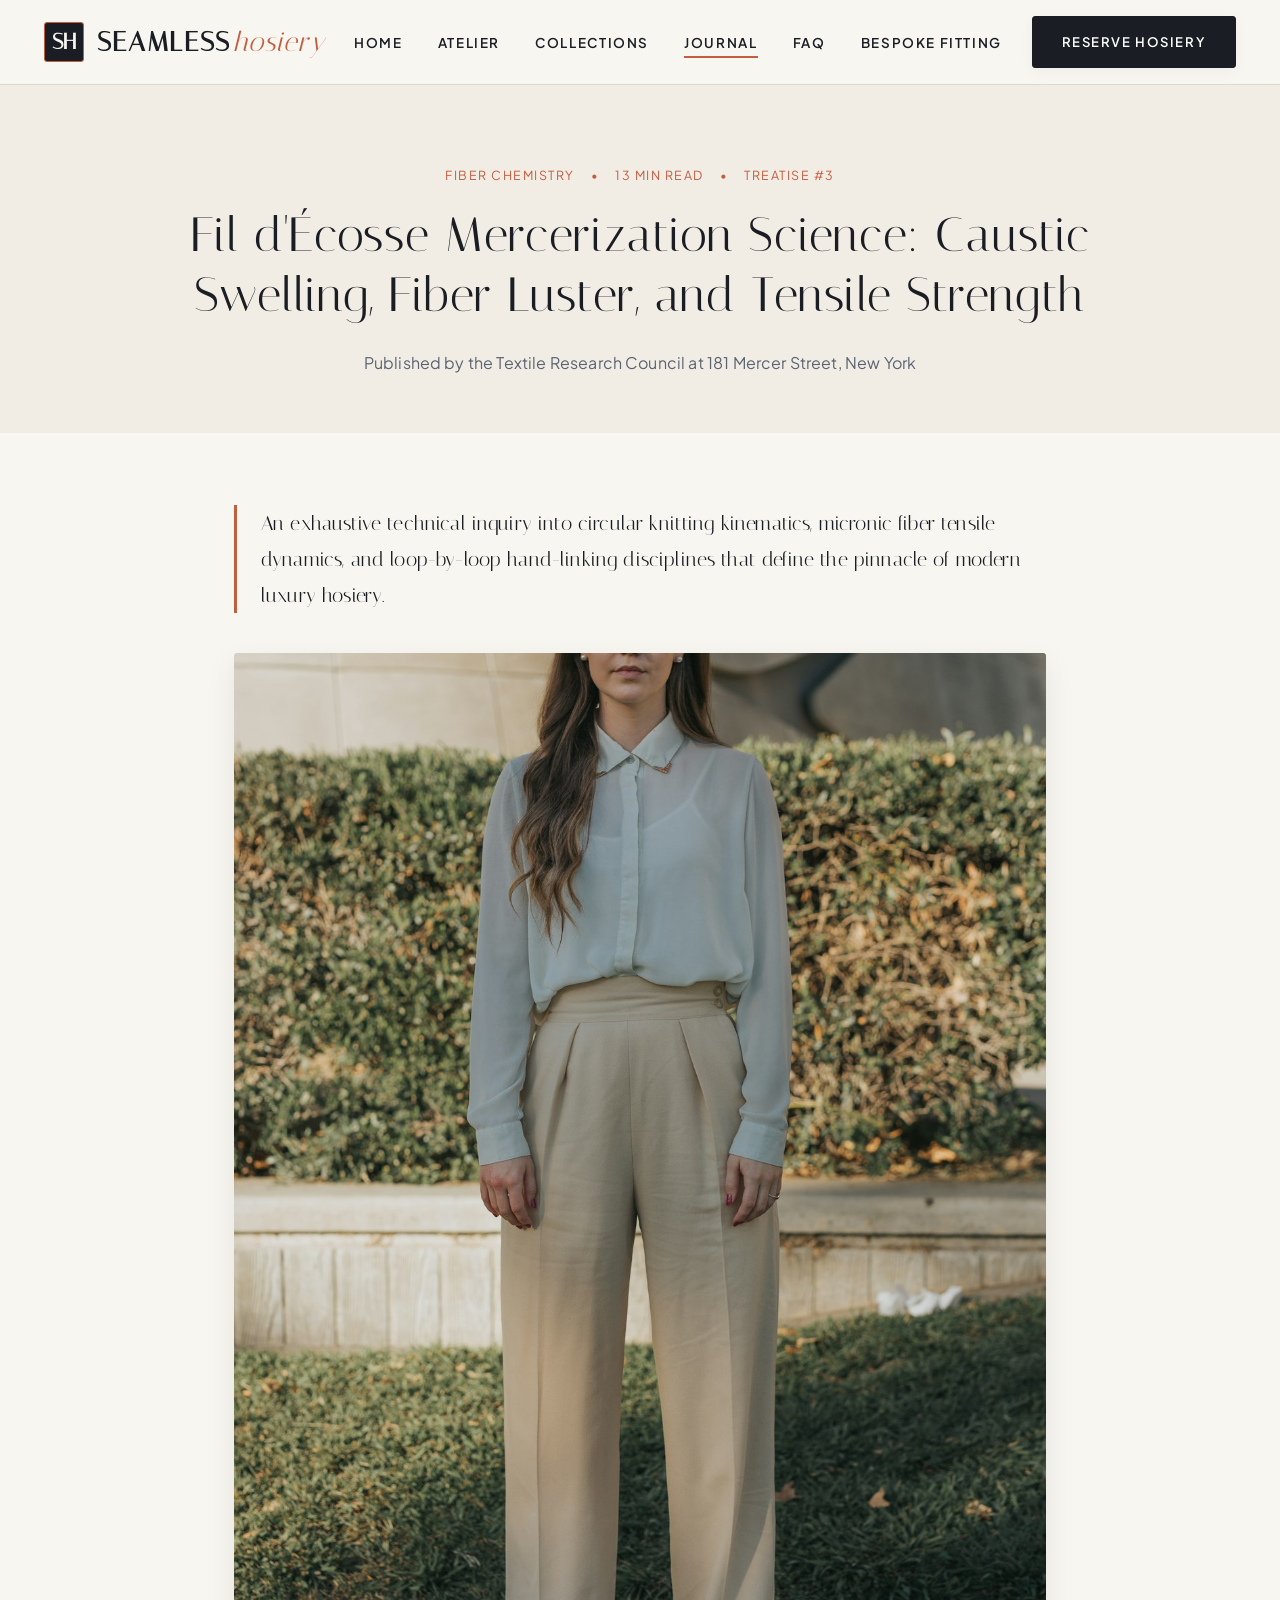
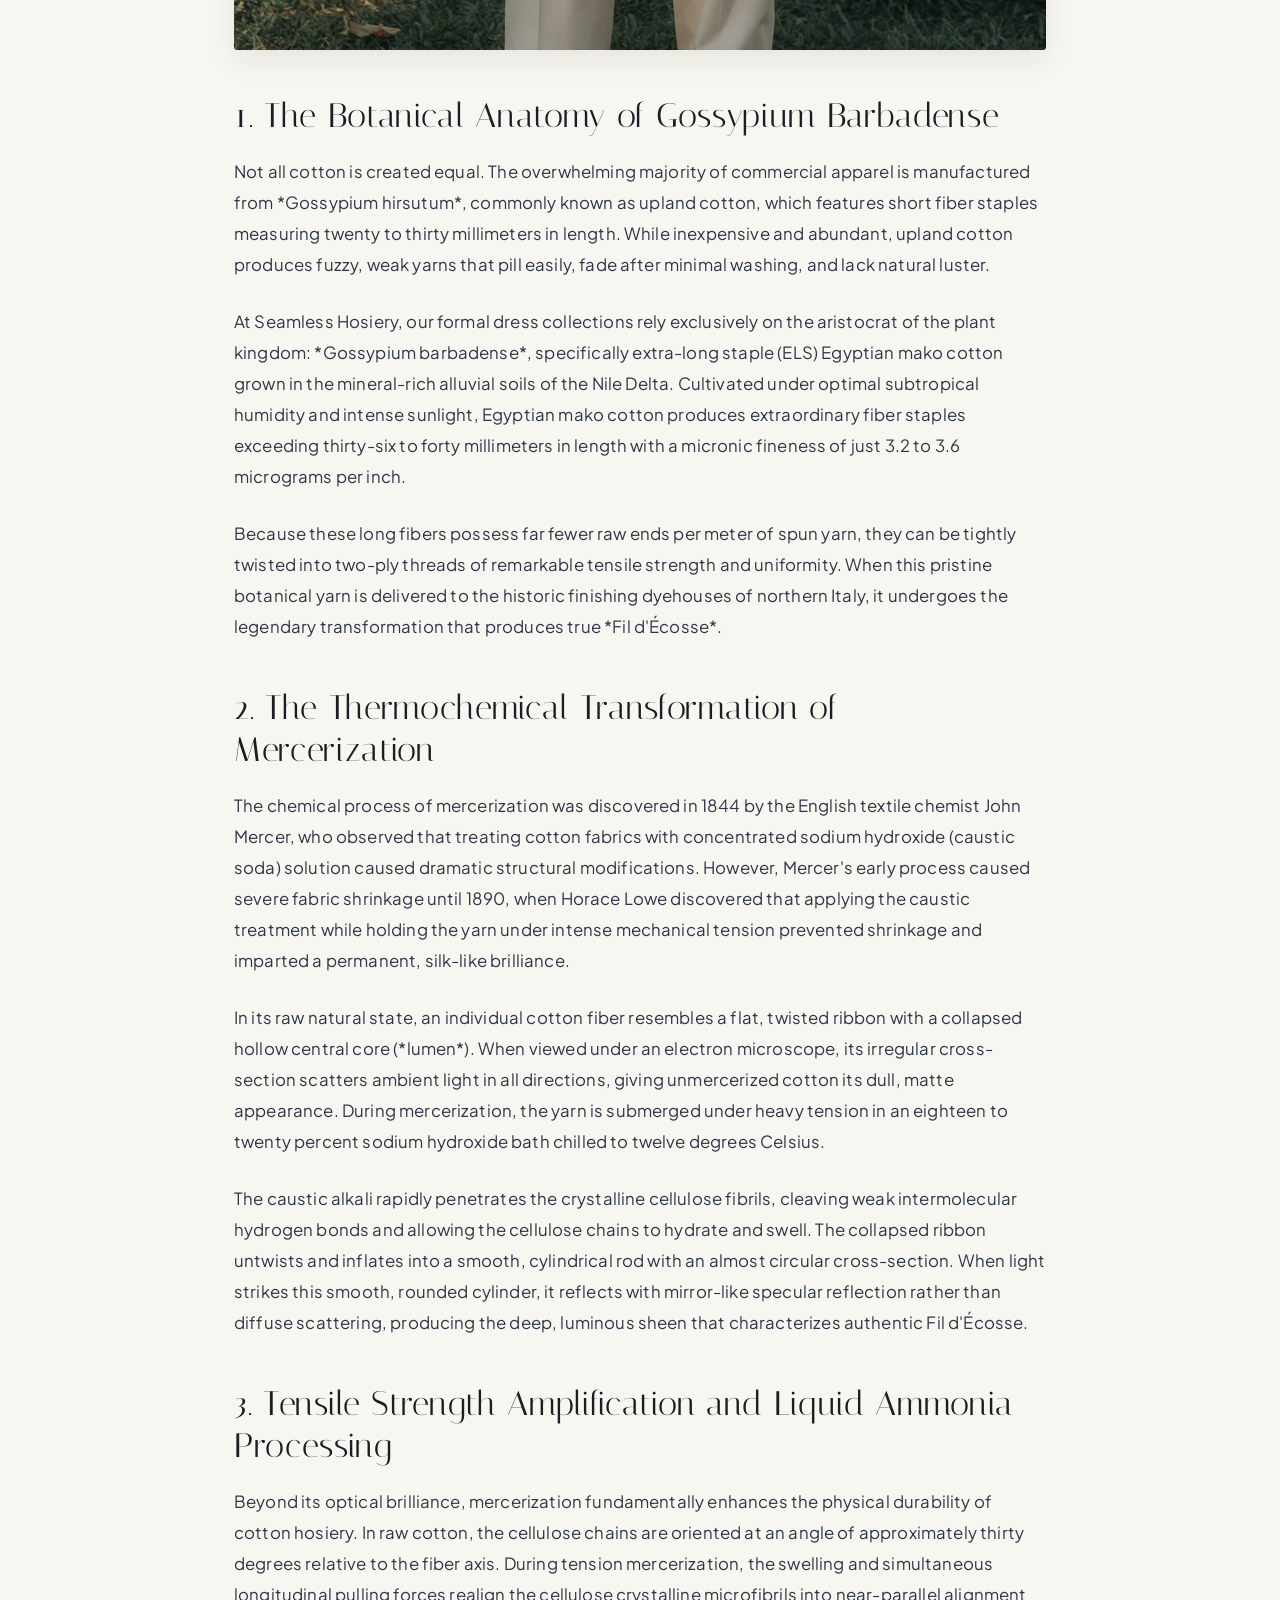
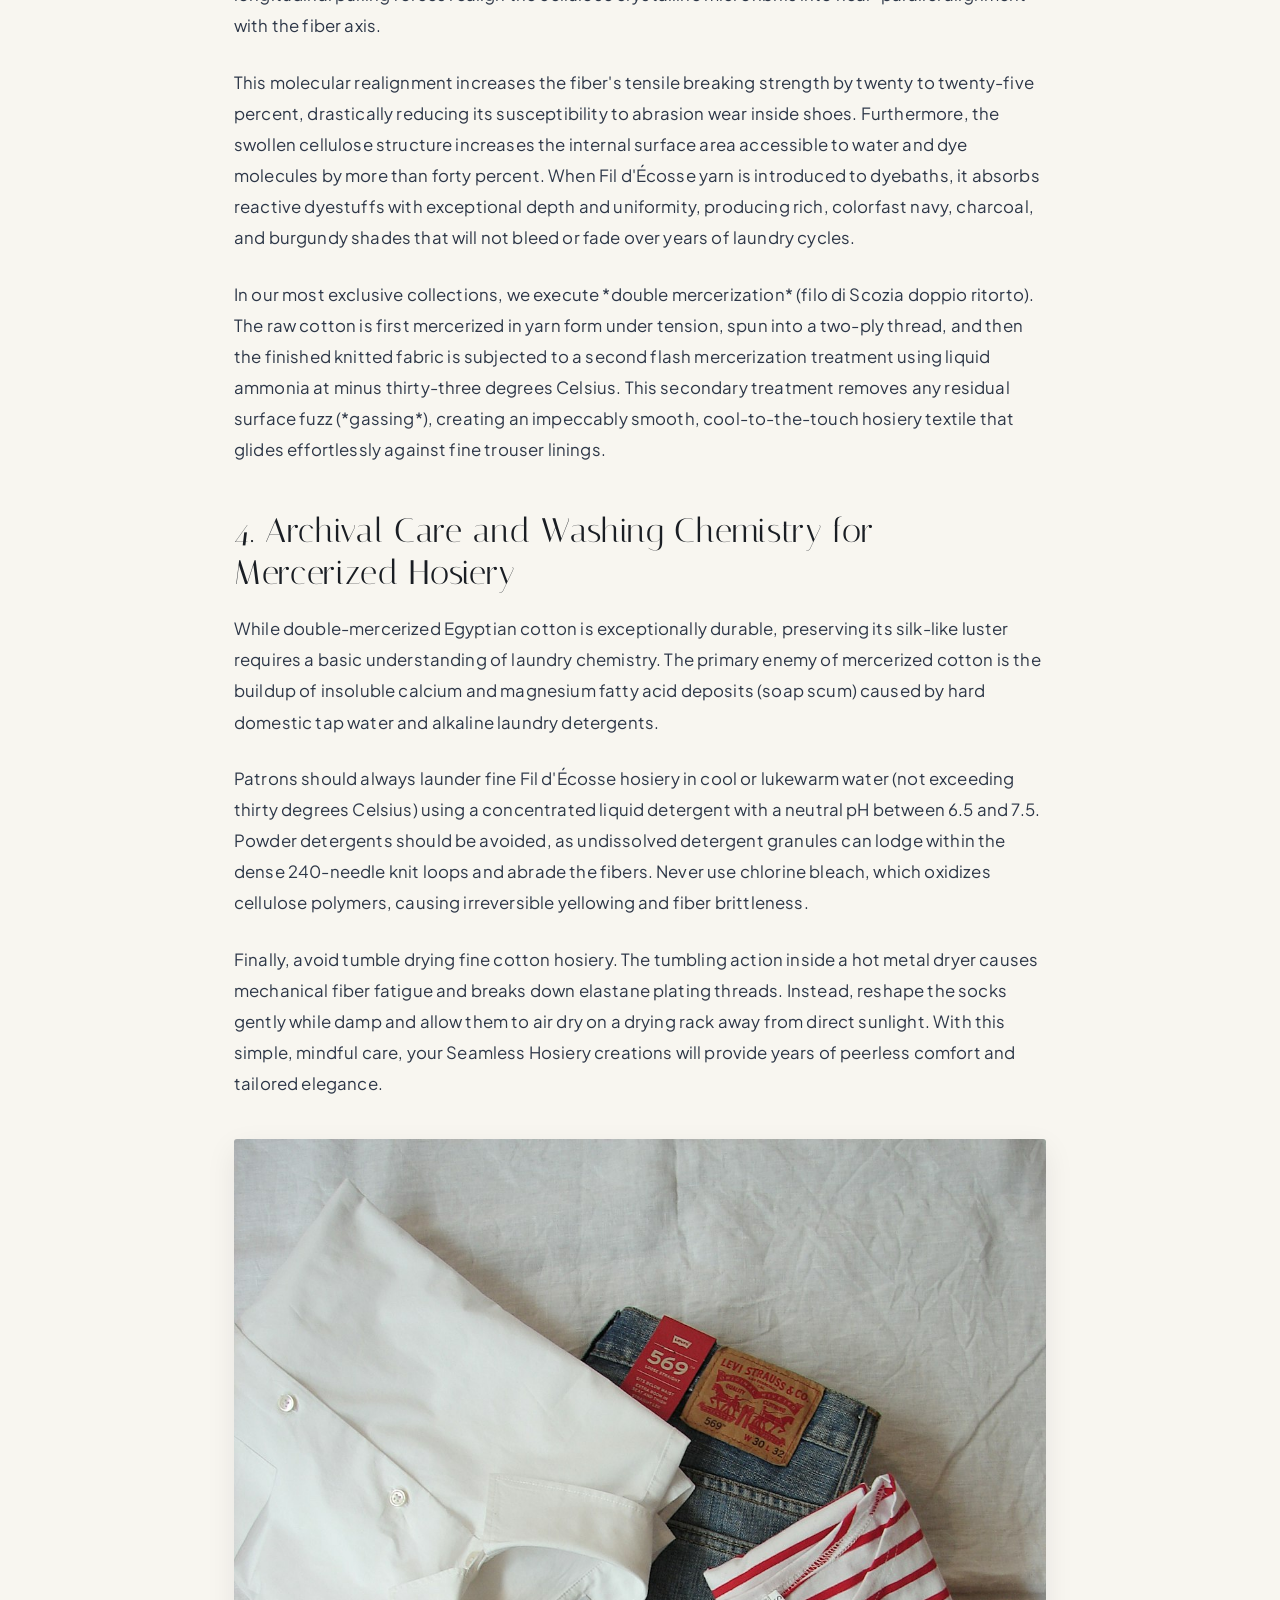
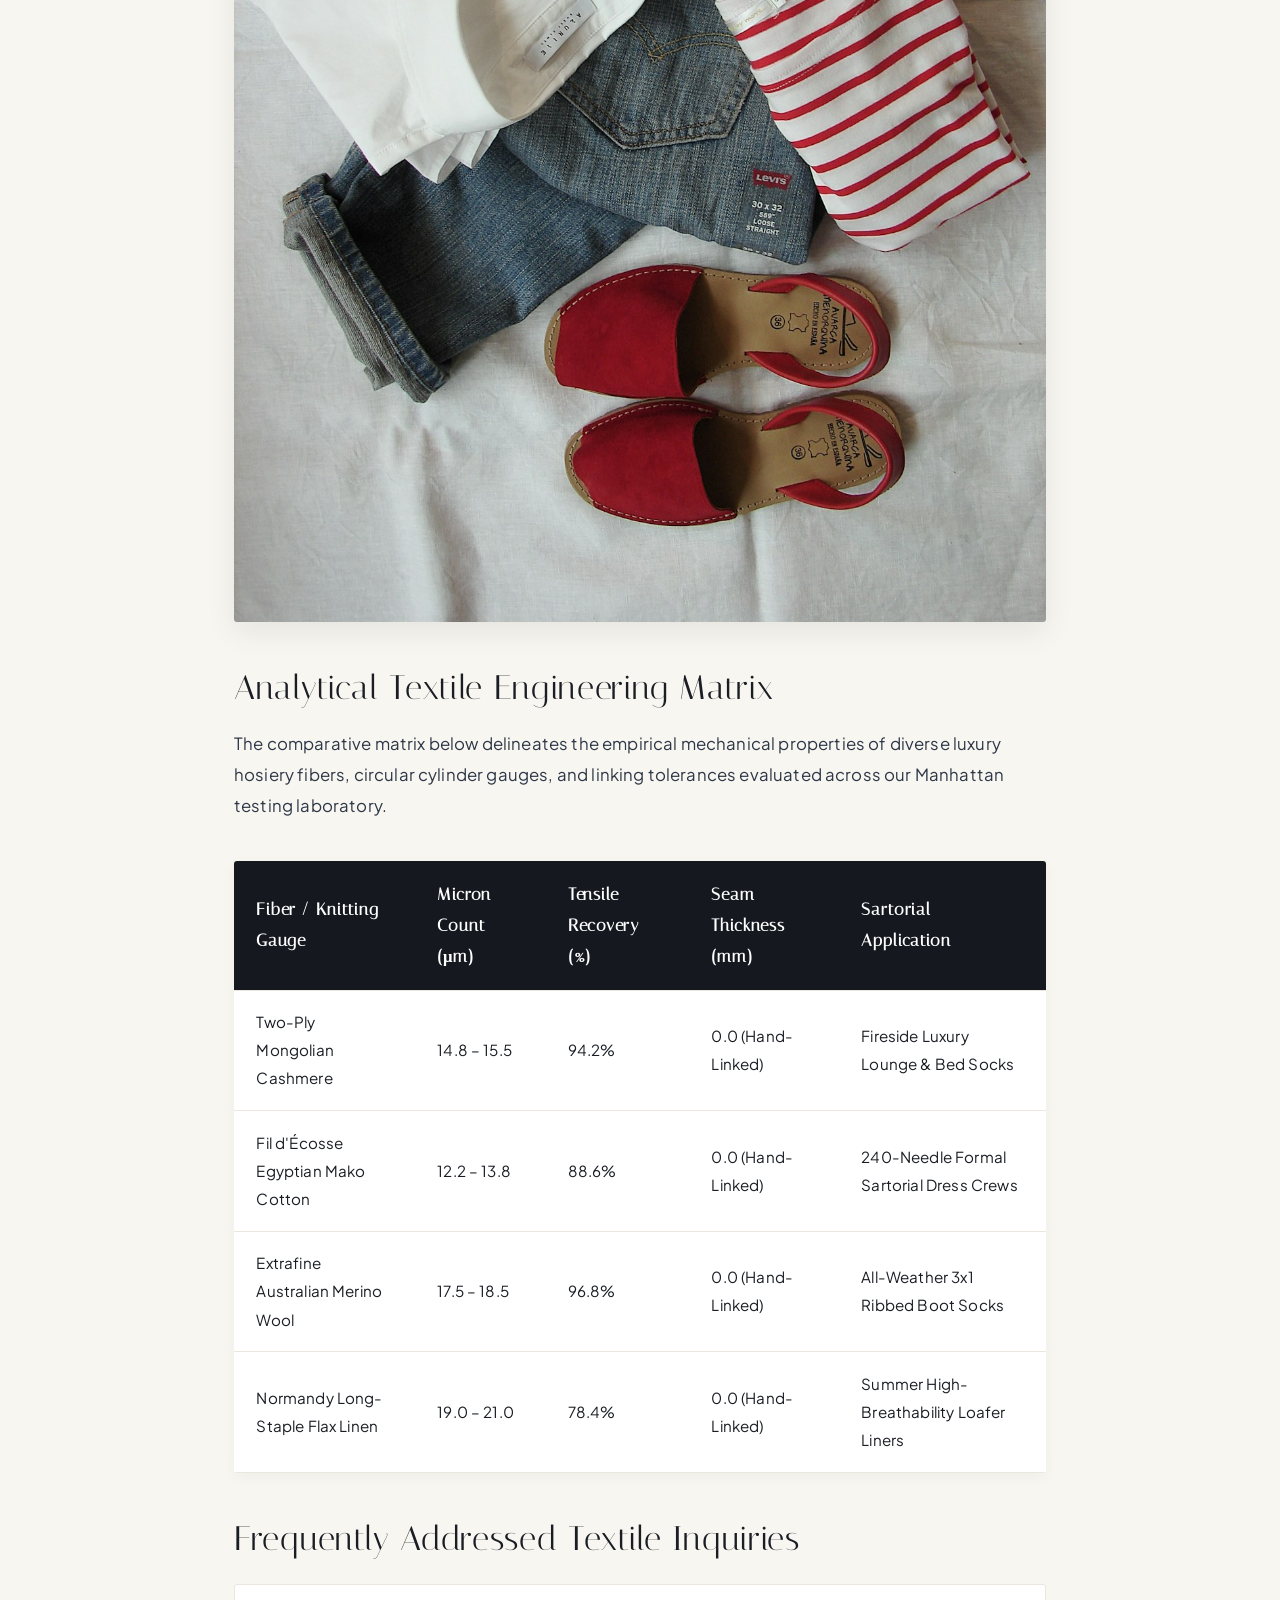
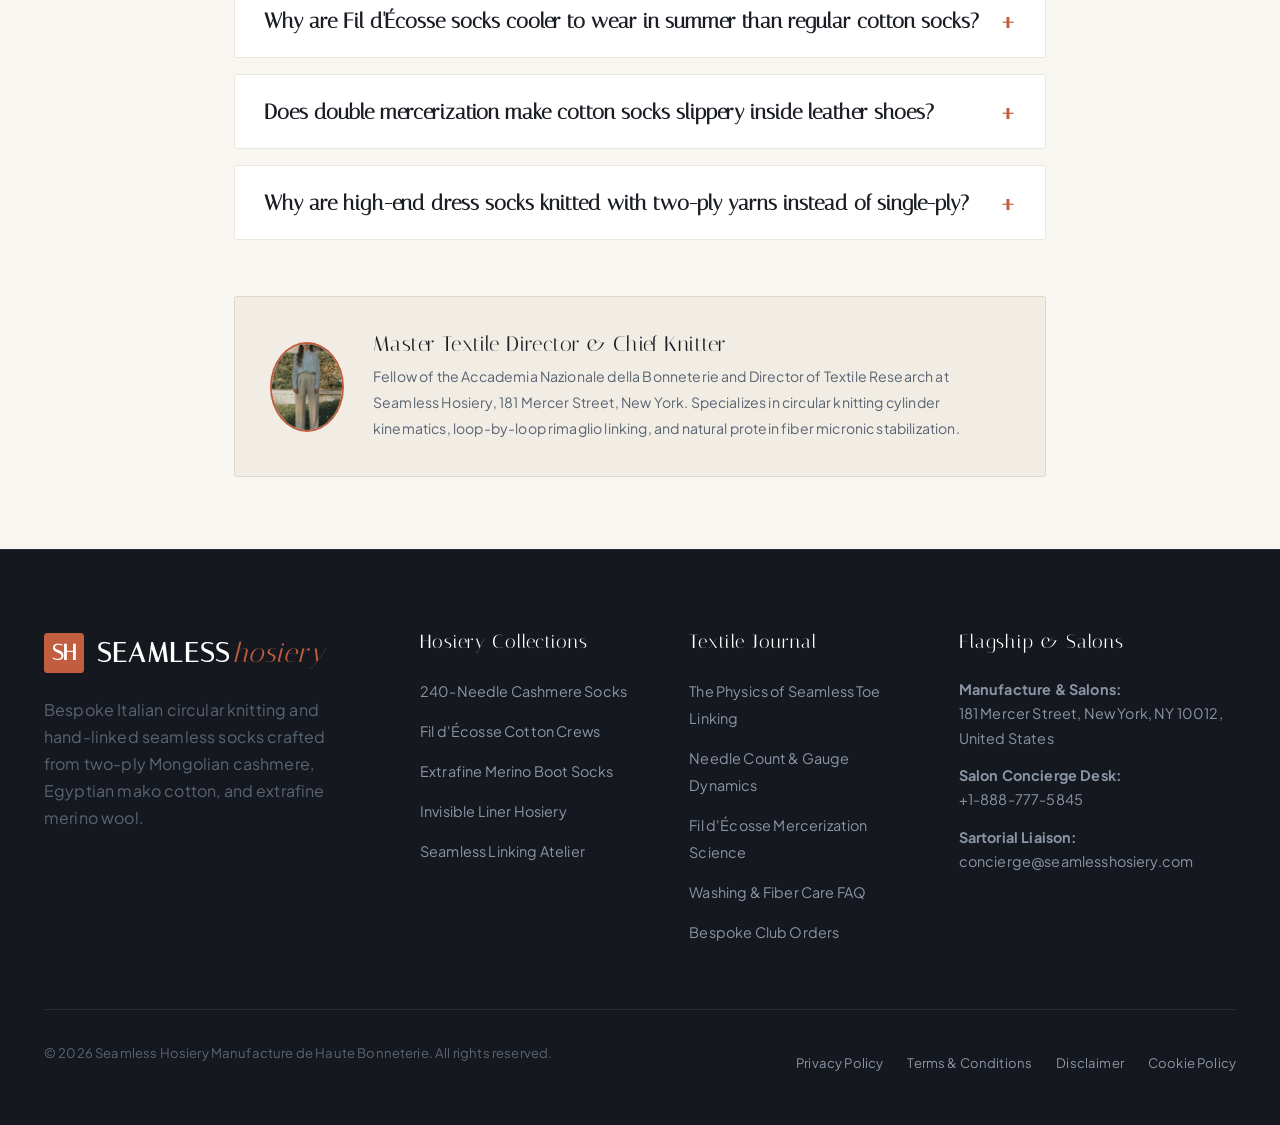
<file: blog/blog-3.html>
<!DOCTYPE html>
<html lang="en">
<head>
  <meta charset="UTF-8">
  <meta name="viewport" content="width=device-width, initial-scale=1.0">
  <title>Fil d'Écosse Mercerization Science: Caustic Swelling, Fiber Luster, and Tensile Strength | Seamless Hosiery Journal</title>
  <meta name="description" content="Scholarly treatise on fil d'écosse mercerization science: caustic swelling, fiber luster, and tensile strength by master knitwear directors at Seamless Hosiery.">
  <link rel="preconnect" href="https://fonts.googleapis.com">
  <link rel="preconnect" href="https://fonts.gstatic.com" crossorigin>
  <link rel="stylesheet" href="https://fonts.googleapis.com/css2?family=Italiana&family=Plus+Jakarta+Sans:wght@300;400;500;600;700&display=swap">
  <link rel="stylesheet" href="../assets/css/style.css">
  <!-- Google tag (gtag.js) -->
  <script async src="https://www.googletagmanager.com/gtag/js?id=G-0LY0HY7L01"></script>
  <script>
    window.dataLayer = window.dataLayer || [];
    function gtag(){dataLayer.push(arguments);}
    gtag('js', new Date());
    gtag('config', 'G-0LY0HY7L01');
  </script>
</head>
<body>

<header class="site-header">
  <div class="container nav-wrapper">
    <a href="../index.html" class="brand-logo" aria-label="Seamless Hosiery Homepage">
      <div class="knit-symbol">SH</div>
      <div class="brand-text">Seamless<span>hosiery</span></div>
    </a>
    <nav aria-label="Primary Navigation">
      <ul class="nav-links">
        <li><a href="../index.html" class="">Home</a></li>
        <li><a href="../about.html" class="">Atelier</a></li>
        <li><a href="../services.html" class="">Collections</a></li>
        <li><a href="../blog.html" class="active">Journal</a></li>
        <li><a href="../faq.html" class="">FAQ</a></li>
        <li><a href="../contact.html" class="">Bespoke Fitting</a></li>
      </ul>
    </nav>
    <div class="header-cta-group">
      <a href="../contact.html" class="btn-primary">Reserve Hosiery</a>
    </div>
    <button class="mobile-toggle" id="mobile-toggle" aria-label="Open Navigation Drawer">
      <span></span>
      <span></span>
      <span></span>
    </button>
  </div>
</header>
<div class="drawer-backdrop" id="drawer-backdrop"></div>
<div class="mobile-drawer" id="mobile-drawer">
  <div class="drawer-header">
    <div class="brand-logo">
      <div class="knit-symbol">SH</div>
      <div class="brand-text">Seamless<span>hosiery</span></div>
    </div>
    <button class="drawer-close" id="drawer-close" aria-label="Close Navigation Drawer">&times;</button>
  </div>
  <ul class="drawer-links">
    <li><a href="../index.html">Home</a></li>
    <li><a href="../about.html">The Atelier & Circular Knitting</a></li>
    <li><a href="../services.html">Bespoke Sock Collections</a></li>
    <li><a href="../blog.html">Knitwear Textile Journal</a></li>
    <li><a href="../faq.html">Client Care & Sizing FAQ</a></li>
    <li><a href="../contact.html">Private Fitting Consultation</a></li>
  </ul>
  <div class="drawer-footer">
    <p><strong>Bespoke Hosiery Flagship</strong><br>181 Mercer Street<br>New York, NY 10012</p>
    <p>Tel: +1-888-777-5845</p>
  </div>
</div>


<main>
  <article>
    <header class="article-header">
      <div class="container">
        <div class="blog-meta" style="justify-content:center;">
          <span>Fiber Chemistry</span>
          <span>&bull;</span>
          <span>13 Min Read</span>
          <span>&bull;</span>
          <span>Treatise #3</span>
        </div>
        <h1>Fil d'Écosse Mercerization Science: Caustic Swelling, Fiber Luster, and Tensile Strength</h1>
        <p style="max-width:700px;margin:0 auto;color:var(--text-muted);">Published by the Textile Research Council at 181 Mercer Street, New York</p>
      </div>
    </header>

    <div class="container article-content">
      <div class="article-lead">
        An exhaustive technical inquiry into circular knitting kinematics, micronic fiber tensile dynamics, and loop-by-loop hand-linking disciplines that define the pinnacle of modern luxury hosiery.
      </div>

      <div class="article-banner-img">
        <img src="../assets/images/seamless_compression_running_socks.jpg" alt="Graduated compression seamless sports socks with targeted arch support">
      </div>
      <h2>1. The Botanical Anatomy of Gossypium Barbadense</h2>
<p>Not all cotton is created equal. The overwhelming majority of commercial apparel is manufactured from *Gossypium hirsutum*, commonly known as upland cotton, which features short fiber staples measuring twenty to thirty millimeters in length. While inexpensive and abundant, upland cotton produces fuzzy, weak yarns that pill easily, fade after minimal washing, and lack natural luster.</p>
<p>At Seamless Hosiery, our formal dress collections rely exclusively on the aristocrat of the plant kingdom: *Gossypium barbadense*, specifically extra-long staple (ELS) Egyptian mako cotton grown in the mineral-rich alluvial soils of the Nile Delta. Cultivated under optimal subtropical humidity and intense sunlight, Egyptian mako cotton produces extraordinary fiber staples exceeding thirty-six to forty millimeters in length with a micronic fineness of just 3.2 to 3.6 micrograms per inch.</p>
<p>Because these long fibers possess far fewer raw ends per meter of spun yarn, they can be tightly twisted into two-ply threads of remarkable tensile strength and uniformity. When this pristine botanical yarn is delivered to the historic finishing dyehouses of northern Italy, it undergoes the legendary transformation that produces true *Fil d'Écosse*.</p>
      <h2>2. The Thermochemical Transformation of Mercerization</h2>
<p>The chemical process of mercerization was discovered in 1844 by the English textile chemist John Mercer, who observed that treating cotton fabrics with concentrated sodium hydroxide (caustic soda) solution caused dramatic structural modifications. However, Mercer's early process caused severe fabric shrinkage until 1890, when Horace Lowe discovered that applying the caustic treatment while holding the yarn under intense mechanical tension prevented shrinkage and imparted a permanent, silk-like brilliance.</p>
<p>In its raw natural state, an individual cotton fiber resembles a flat, twisted ribbon with a collapsed hollow central core (*lumen*). When viewed under an electron microscope, its irregular cross-section scatters ambient light in all directions, giving unmercerized cotton its dull, matte appearance. During mercerization, the yarn is submerged under heavy tension in an eighteen to twenty percent sodium hydroxide bath chilled to twelve degrees Celsius.</p>
<p>The caustic alkali rapidly penetrates the crystalline cellulose fibrils, cleaving weak intermolecular hydrogen bonds and allowing the cellulose chains to hydrate and swell. The collapsed ribbon untwists and inflates into a smooth, cylindrical rod with an almost circular cross-section. When light strikes this smooth, rounded cylinder, it reflects with mirror-like specular reflection rather than diffuse scattering, producing the deep, luminous sheen that characterizes authentic Fil d'Écosse.</p>
      <h2>3. Tensile Strength Amplification and Liquid Ammonia Processing</h2>
<p>Beyond its optical brilliance, mercerization fundamentally enhances the physical durability of cotton hosiery. In raw cotton, the cellulose chains are oriented at an angle of approximately thirty degrees relative to the fiber axis. During tension mercerization, the swelling and simultaneous longitudinal pulling forces realign the cellulose crystalline microfibrils into near-parallel alignment with the fiber axis.</p>
<p>This molecular realignment increases the fiber's tensile breaking strength by twenty to twenty-five percent, drastically reducing its susceptibility to abrasion wear inside shoes. Furthermore, the swollen cellulose structure increases the internal surface area accessible to water and dye molecules by more than forty percent. When Fil d'Écosse yarn is introduced to dyebaths, it absorbs reactive dyestuffs with exceptional depth and uniformity, producing rich, colorfast navy, charcoal, and burgundy shades that will not bleed or fade over years of laundry cycles.</p>
<p>In our most exclusive collections, we execute *double mercerization* (filo di Scozia doppio ritorto). The raw cotton is first mercerized in yarn form under tension, spun into a two-ply thread, and then the finished knitted fabric is subjected to a second flash mercerization treatment using liquid ammonia at minus thirty-three degrees Celsius. This secondary treatment removes any residual surface fuzz (*gassing*), creating an impeccably smooth, cool-to-the-touch hosiery textile that glides effortlessly against fine trouser linings.</p>
      <h2>4. Archival Care and Washing Chemistry for Mercerized Hosiery</h2>
<p>While double-mercerized Egyptian cotton is exceptionally durable, preserving its silk-like luster requires a basic understanding of laundry chemistry. The primary enemy of mercerized cotton is the buildup of insoluble calcium and magnesium fatty acid deposits (soap scum) caused by hard domestic tap water and alkaline laundry detergents.</p>
<p>Patrons should always launder fine Fil d'Écosse hosiery in cool or lukewarm water (not exceeding thirty degrees Celsius) using a concentrated liquid detergent with a neutral pH between 6.5 and 7.5. Powder detergents should be avoided, as undissolved detergent granules can lodge within the dense 240-needle knit loops and abrade the fibers. Never use chlorine bleach, which oxidizes cellulose polymers, causing irreversible yellowing and fiber brittleness.</p>
<p>Finally, avoid tumble drying fine cotton hosiery. The tumbling action inside a hot metal dryer causes mechanical fiber fatigue and breaks down elastane plating threads. Instead, reshape the socks gently while damp and allow them to air dry on a drying rack away from direct sunlight. With this simple, mindful care, your Seamless Hosiery creations will provide years of peerless comfort and tailored elegance.</p>
      <div class="article-banner-img">
        <img src="../assets/images/hosiery_gift_box_presentation.jpg" alt="Luxury embossed presentation gift box containing six rolled cashmere socks">
      </div>

      <h2>Analytical Textile Engineering Matrix</h2>
      <p>The comparative matrix below delineates the empirical mechanical properties of diverse luxury hosiery fibers, circular cylinder gauges, and linking tolerances evaluated across our Manhattan testing laboratory.</p>

      <table class="article-table">
        <thead>
          <tr>
            <th>Fiber / Knitting Gauge</th>
            <th>Micron Count (&mu;m)</th>
            <th>Tensile Recovery (%)</th>
            <th>Seam Thickness (mm)</th>
            <th>Sartorial Application</th>
          </tr>
        </thead>
        <tbody>
          <tr>
            <td>Two-Ply Mongolian Cashmere</td>
            <td>14.8 &ndash; 15.5</td>
            <td>94.2%</td>
            <td>0.0 (Hand-Linked)</td>
            <td>Fireside Luxury Lounge & Bed Socks</td>
          </tr>
          <tr>
            <td>Fil d'Écosse Egyptian Mako Cotton</td>
            <td>12.2 &ndash; 13.8</td>
            <td>88.6%</td>
            <td>0.0 (Hand-Linked)</td>
            <td>240-Needle Formal Sartorial Dress Crews</td>
          </tr>
          <tr>
            <td>Extrafine Australian Merino Wool</td>
            <td>17.5 &ndash; 18.5</td>
            <td>96.8%</td>
            <td>0.0 (Hand-Linked)</td>
            <td>All-Weather 3x1 Ribbed Boot Socks</td>
          </tr>
          <tr>
            <td>Normandy Long-Staple Flax Linen</td>
            <td>19.0 &ndash; 21.0</td>
            <td>78.4%</td>
            <td>0.0 (Hand-Linked)</td>
            <td>Summer High-Breathability Loafer Liners</td>
          </tr>
        </tbody>
      </table>

      <h2>Frequently Addressed Textile Inquiries</h2>
      <div class="faq-accordion" style="margin-top:1.5rem;">
        <div class="faq-item">
          <button class="faq-question">Why are Fil d'Écosse socks cooler to wear in summer than regular cotton socks? <span class="toggle-icon">+</span></button>
          <div class="faq-answer">Because mercerization smooths out the fuzzy micro-hairs on the surface of the cotton fiber, creating a sleek, compact yarn that allows heat and moisture vapor to escape rapidly from the skin. The smooth fibers feel crisp and cool to the touch, preventing the warm, stuffy sensation common with fuzzy unmercerized socks.</div>
        </div>
        <div class="faq-item">
          <button class="faq-question">Does double mercerization make cotton socks slippery inside leather shoes? <span class="toggle-icon">+</span></button>
          <div class="faq-answer">No. While Fil d'Écosse has a silky visual sheen and smooth hand-feel, it retains the natural frictional coefficient of pure cellulose. It will not cause your foot to slide inside shoes, unlike synthetic polyester or nylon socks.</div>
        </div>
        <div class="faq-item">
          <button class="faq-question">Why are high-end dress socks knitted with two-ply yarns instead of single-ply? <span class="toggle-icon">+</span></button>
          <div class="faq-answer">Single-ply yarns tend to torque and twist in the direction of the spin, causing socks to twist around the ankle after washing. Two-ply yarns consist of two individual strands twisted together in opposite directions, neutralizing rotational torque and creating a balanced, durable yarn that stays straight and resists pilling.</div>
        </div>
      </div>

      <div class="author-bio-card">
        <img src="../assets/images/seamless_compression_running_socks.jpg" alt="Master Knitter Avatar" class="author-avatar">
        <div>
          <h4 style="font-family:var(--font-display);font-size:1.3rem;margin-bottom:0.3rem;">Master Textile Director & Chief Knitter</h4>
          <p style="font-size:0.88rem;color:var(--text-muted);margin-bottom:0;">Fellow of the Accademia Nazionale della Bonneterie and Director of Textile Research at Seamless Hosiery, 181 Mercer Street, New York. Specializes in circular knitting cylinder kinematics, loop-by-loop rimaglio linking, and natural protein fiber micronic stabilization.</p>
        </div>
      </div>
    </div>
  </article>
</main>

<footer class="site-footer">
  <div class="container">
    <div class="footer-grid">
      <div class="footer-col">
        <div class="brand-logo" style="margin-bottom:1.2rem;">
          <div class="knit-symbol" style="background:var(--primary);color:#ffffff;border-color:var(--primary);">SH</div>
          <div class="brand-text" style="color:#ffffff;">Seamless<span style="color:var(--primary);">hosiery</span></div>
        </div>
        <p>Bespoke Italian circular knitting and hand-linked seamless socks crafted from two-ply Mongolian cashmere, Egyptian mako cotton, and extrafine merino wool.</p>
      </div>
      <div class="footer-col">
        <h4>Hosiery Collections</h4>
        <ul class="footer-links">
          <li><a href="../services.html">240-Needle Cashmere Socks</a></li>
          <li><a href="../services.html">Fil d'Écosse Cotton Crews</a></li>
          <li><a href="../services.html">Extrafine Merino Boot Socks</a></li>
          <li><a href="../services.html">Invisible Liner Hosiery</a></li>
          <li><a href="../about.html">Seamless Linking Atelier</a></li>
        </ul>
      </div>
      <div class="footer-col">
        <h4>Textile Journal</h4>
        <ul class="footer-links">
          <li><a href="../blog/blog-1.html">The Physics of Seamless Toe Linking</a></li>
          <li><a href="../blog/blog-2.html">Needle Count & Gauge Dynamics</a></li>
          <li><a href="../blog/blog-3.html">Fil d'Écosse Mercerization Science</a></li>
          <li><a href="../faq.html">Washing & Fiber Care FAQ</a></li>
          <li><a href="../contact.html">Bespoke Club Orders</a></li>
        </ul>
      </div>
      <div class="footer-col">
        <h4>Flagship & Salons</h4>
        <ul class="footer-contact-list">
          <li><strong>Manufacture & Salons:</strong><br>181 Mercer Street, New York, NY 10012, United States</li>
          <li><strong>Salon Concierge Desk:</strong><br>+1-888-777-5845</li>
          <li><strong>Sartorial Liaison:</strong><br>concierge@seamlesshosiery.com</li>
        </ul>
      </div>
    </div>
    <div class="footer-bottom">
      <p>&copy; 2026 Seamless Hosiery Manufacture de Haute Bonneterie. All rights reserved.</p>
      <div class="footer-legal-links">
        <a href="../privacy-policy.html">Privacy Policy</a>
        <a href="../terms-and-conditions.html">Terms & Conditions</a>
        <a href="../disclaimer.html">Disclaimer</a>
        <a href="../cookie-policy.html">Cookie Policy</a>
      </div>
    </div>
  </div>
</footer>

<script src="../assets/js/main.js"></script>
</body>
</html>
</file>
<file: assets/css/style.css>
/* ==========================================================================
   SEAMLESS HOSIERY • SARTORIAL CIRCULAR KNITTING & FINE TEXTILE FRAMEWORK
   Palette: Cashmere Ecru, Merino Charcoal, Tuscan Terracotta, Fine Oat Silk
   Typography: Italiana (Display) & Plus Jakarta Sans (Sartorial UI & Body)
   ========================================================================== */

:root {
  --primary: #c25e40;
  --primary-hover: #a84e34;
  --secondary: #2b3542;
  --bg: #f8f6f0;
  --surface: #ffffff;
  --surface-alt: #f1ede4;
  --surface-tint: #eae4d7;
  --text: #1a1e24;
  --text-muted: #5a6472;
  --border: #dfd8cb;
  --border-light: #ece7dc;
  --dark-charcoal: #15191f;
  --dark-text: #f4f6f8;
  --dark-muted: #8b95a5;
  --terracotta: #c25e40;
  --oat-cream: #faf8f5;
  --shadow-sm: 0 4px 15px rgba(26, 30, 36, 0.04);
  --shadow-md: 0 10px 30px rgba(26, 30, 36, 0.08);
  --shadow-lg: 0 20px 45px rgba(26, 30, 36, 0.12);
  --radius: 3px;
  --radius-pill: 9999px;
  --font-display: 'Italiana', Georgia, serif;
  --font-sans: 'Plus Jakarta Sans', -apple-system, BlinkMacSystemFont, sans-serif;
  --transition: all 0.3s cubic-bezier(0.16, 1, 0.3, 1);
}

*, *::before, *::after {
  box-sizing: border-box;
  margin: 0;
  padding: 0;
}

body {
  font-family: var(--font-sans);
  background-color: var(--bg);
  color: var(--text);
  line-height: 1.7;
  font-size: 1rem;
  letter-spacing: 0.01em;
  -webkit-font-smoothing: antialiased;
}

h1, h2, h3, h4, h5, h6 {
  font-family: var(--font-display);
  font-weight: 500;
  line-height: 1.25;
  color: var(--text);
  letter-spacing: 0.02em;
}

h1 { font-size: 3.4rem; }
h2 { font-size: 2.4rem; }
h3 { font-size: 1.7rem; }
h4 { font-size: 1.3rem; }

p {
  margin-bottom: 1.25rem;
  color: var(--text-muted);
}

a {
  color: inherit;
  text-decoration: none;
  transition: var(--transition);
}

img {
  max-width: 100%;
  height: auto;
  display: block;
}

.container {
  max-width: 1240px;
  margin: 0 auto;
  padding: 0 1.5rem;
}

/* ==========================================================================
   HEADER & NAVIGATION
   ========================================================================== */
.site-header {
  position: sticky;
  top: 0;
  z-index: 1000;
  background: rgba(248, 246, 240, 0.94);
  backdrop-filter: blur(14px);
  -webkit-backdrop-filter: blur(14px);
  border-bottom: 1px solid var(--border);
  transition: var(--transition);
}

.site-header .nav-wrapper {
  display: flex;
  justify-content: space-between;
  align-items: center;
  height: 84px;
}

.brand-logo {
  display: flex;
  align-items: center;
  gap: 0.8rem;
}

.brand-logo .knit-symbol {
  width: 40px;
  height: 40px;
  background: var(--text);
  color: var(--bg);
  display: flex;
  align-items: center;
  justify-content: center;
  border-radius: var(--radius);
  font-family: var(--font-display);
  font-weight: 700;
  font-size: 1.4rem;
  border: 1px solid var(--primary);
}

.brand-logo .brand-text {
  font-family: var(--font-display);
  font-size: 1.7rem;
  font-weight: 600;
  letter-spacing: 0.06em;
  color: var(--text);
  text-transform: uppercase;
}

.brand-logo .brand-text span {
  color: var(--primary);
  font-style: italic;
  font-weight: 400;
  text-transform: lowercase;
  margin-left: 2px;
}

.nav-links {
  display: flex;
  align-items: center;
  gap: 2.2rem;
  list-style: none;
}

.nav-links a {
  font-size: 0.84rem;
  font-weight: 600;
  letter-spacing: 0.12em;
  text-transform: uppercase;
  color: var(--text);
  position: relative;
  padding: 0.4rem 0;
}

.nav-links a::after {
  content: '';
  position: absolute;
  bottom: 0;
  left: 0;
  width: 0;
  height: 2px;
  background: var(--primary);
  transition: var(--transition);
}

.nav-links a:hover::after,
.nav-links a.active::after {
  width: 100%;
}

.header-cta-group {
  display: flex;
  align-items: center;
  gap: 1.2rem;
}

.btn-primary {
  display: inline-flex;
  align-items: center;
  justify-content: center;
  background: var(--text);
  color: #ffffff;
  padding: 0.85rem 1.8rem;
  font-size: 0.82rem;
  font-weight: 600;
  letter-spacing: 0.12em;
  text-transform: uppercase;
  border-radius: var(--radius);
  border: 1px solid var(--text);
  box-shadow: var(--shadow-sm);
  transition: var(--transition);
}

.btn-primary:hover {
  background: var(--primary);
  border-color: var(--primary);
  color: #ffffff;
  transform: translateY(-2px);
}

.btn-outline {
  display: inline-flex;
  align-items: center;
  justify-content: center;
  background: transparent;
  color: var(--text);
  padding: 0.85rem 1.8rem;
  font-size: 0.82rem;
  font-weight: 600;
  letter-spacing: 0.12em;
  text-transform: uppercase;
  border-radius: var(--radius);
  border: 1px solid var(--border);
  transition: var(--transition);
}

.btn-outline:hover {
  border-color: var(--primary);
  color: var(--primary);
}

.mobile-toggle {
  display: none;
  background: none;
  border: none;
  cursor: pointer;
  padding: 0.5rem;
}

.mobile-toggle span {
  display: block;
  width: 26px;
  height: 2px;
  background: var(--text);
  margin: 5px 0;
  transition: var(--transition);
}

/* ==========================================================================
   MOBILE DRAWER
   ========================================================================== */
.mobile-drawer {
  position: fixed;
  top: 0;
  right: -100%;
  width: 320px;
  height: 100vh;
  background: var(--surface);
  box-shadow: -5px 0 30px rgba(0,0,0,0.15);
  z-index: 2000;
  transition: var(--transition);
  display: flex;
  flex-direction: column;
  padding: 2.5rem 2rem;
}

.mobile-drawer.open {
  right: 0;
}

.drawer-header {
  display: flex;
  justify-content: space-between;
  align-items: center;
  margin-bottom: 2.5rem;
  padding-bottom: 1rem;
  border-bottom: 1px solid var(--border-light);
}

.drawer-close {
  background: none;
  border: none;
  font-size: 1.8rem;
  cursor: pointer;
  color: var(--text);
}

.drawer-links {
  list-style: none;
  display: flex;
  flex-direction: column;
  gap: 1.3rem;
}

.drawer-links a {
  font-family: var(--font-display);
  font-size: 1.4rem;
  color: var(--text);
  display: block;
}

.drawer-links a:hover {
  color: var(--primary);
}

.drawer-footer {
  margin-top: auto;
  padding-top: 1.5rem;
  border-top: 1px solid var(--border-light);
  font-size: 0.85rem;
  color: var(--text-muted);
}

.drawer-backdrop {
  position: fixed;
  inset: 0;
  background: rgba(0,0,0,0.45);
  backdrop-filter: blur(4px);
  z-index: 1999;
  opacity: 0;
  visibility: hidden;
  transition: var(--transition);
}

.drawer-backdrop.active {
  opacity: 1;
  visibility: visible;
}

/* ==========================================================================
   HERO BANNER & SECTIONS
   ========================================================================== */
.hero-hosiery {
  padding: 6rem 0 5rem;
  background: linear-gradient(180deg, #f8f6f0 0%, #f1ede4 100%);
  position: relative;
  overflow: hidden;
}

.hero-grid {
  display: grid;
  grid-template-columns: 1.15fr 0.85fr;
  gap: 4rem;
  align-items: center;
}

.hero-tag {
  display: inline-block;
  font-size: 0.78rem;
  font-weight: 700;
  letter-spacing: 0.2em;
  text-transform: uppercase;
  color: var(--primary);
  background: rgba(194, 94, 64, 0.1);
  padding: 0.4rem 1.1rem;
  border-radius: var(--radius-pill);
  margin-bottom: 1.5rem;
  border: 1px solid rgba(194, 94, 64, 0.25);
}

.hero-title {
  margin-bottom: 1.5rem;
}

.hero-title em {
  font-style: italic;
  color: var(--primary);
}

.hero-desc {
  font-size: 1.15rem;
  line-height: 1.8;
  margin-bottom: 2.2rem;
  color: var(--text-muted);
}

.hero-actions {
  display: flex;
  gap: 1.2rem;
  flex-wrap: wrap;
}

.hero-visual {
  position: relative;
}

.hero-visual-card {
  position: relative;
  border-radius: var(--radius);
  overflow: hidden;
  box-shadow: var(--shadow-lg);
  border: 8px solid #ffffff;
}

.hero-visual-card img {
  width: 100%;
  height: 560px;
  object-fit: cover;
  transition: transform 0.8s ease;
}

.hero-visual-card:hover img {
  transform: scale(1.03);
}

.hero-badge-float {
  position: absolute;
  bottom: -20px;
  left: -20px;
  background: var(--text);
  color: #ffffff;
  padding: 1.3rem 1.8rem;
  border-radius: var(--radius);
  box-shadow: var(--shadow-md);
  border: 1px solid var(--primary);
}

.hero-badge-float .badge-num {
  font-family: var(--font-display);
  font-size: 2.2rem;
  font-weight: 700;
  color: var(--primary);
  line-height: 1;
}

.hero-badge-float .badge-lbl {
  font-size: 0.72rem;
  text-transform: uppercase;
  letter-spacing: 0.14em;
  color: #a0aec0;
}

/* ==========================================================================
   STATS BAR
   ========================================================================== */
.stats-bar {
  padding: 3.5rem 0;
  background: var(--dark-charcoal);
  color: #ffffff;
}

.stats-grid {
  display: grid;
  grid-template-columns: repeat(4, 1fr);
  gap: 2rem;
  text-align: center;
}

.stat-item .stat-num {
  font-family: var(--font-display);
  font-size: 3rem;
  color: var(--primary);
  font-weight: 600;
  line-height: 1;
  margin-bottom: 0.4rem;
}

.stat-item .stat-label {
  font-size: 0.76rem;
  text-transform: uppercase;
  letter-spacing: 0.16em;
  color: var(--dark-muted);
}

/* ==========================================================================
   PRODUCT CARDS & GRIDS
   ========================================================================== */
.section-pad {
  padding: 6rem 0;
}

.section-pad-alt {
  padding: 6rem 0;
  background: var(--surface-alt);
}

.section-head {
  text-align: center;
  max-width: 800px;
  margin: 0 auto 4rem;
}

.section-head .sub {
  display: inline-block;
  font-size: 0.75rem;
  font-weight: 700;
  letter-spacing: 0.2em;
  text-transform: uppercase;
  color: var(--primary);
  margin-bottom: 0.8rem;
}

.section-head h2 {
  margin-bottom: 1rem;
}

.section-head p {
  font-size: 1.05rem;
}

.sock-grid-3 {
  display: grid;
  grid-template-columns: repeat(3, 1fr);
  gap: 2.2rem;
}

.sock-card {
  background: var(--surface);
  border-radius: var(--radius);
  overflow: hidden;
  box-shadow: var(--shadow-sm);
  border: 1px solid var(--border-light);
  transition: var(--transition);
  display: flex;
  flex-direction: column;
}

.sock-card:hover {
  transform: translateY(-6px);
  box-shadow: var(--shadow-md);
  border-color: var(--primary);
}

.sock-card-img {
  position: relative;
  overflow: hidden;
  height: 330px;
  background: var(--surface-alt);
}

.sock-card-img img {
  width: 100%;
  height: 100%;
  object-fit: cover;
  transition: transform 0.6s ease;
}

.sock-card:hover .sock-card-img img {
  transform: scale(1.05);
}

.sock-tag {
  position: absolute;
  top: 1rem;
  right: 1rem;
  background: rgba(21, 25, 31, 0.85);
  color: #ffffff;
  font-size: 0.7rem;
  text-transform: uppercase;
  letter-spacing: 0.12em;
  padding: 0.35rem 0.8rem;
  border-radius: var(--radius-pill);
  backdrop-filter: blur(4px);
}

.sock-card-body {
  padding: 2rem;
  flex: 1;
  display: flex;
  flex-direction: column;
}

.sock-card-body h3 {
  font-size: 1.45rem;
  margin-bottom: 0.6rem;
}

.sock-card-body p {
  font-size: 0.92rem;
  margin-bottom: 1.4rem;
  flex: 1;
}

.sock-specs {
  display: flex;
  justify-content: space-between;
  padding-top: 1.2rem;
  border-top: 1px solid var(--border-light);
  font-size: 0.82rem;
  color: var(--text-muted);
}

/* ==========================================================================
   SPLIT ATELIER SHOWCASE
   ========================================================================== */
.split-atelier {
  display: grid;
  grid-template-columns: 1fr 1fr;
  gap: 4.5rem;
  align-items: center;
}

.split-img-box {
  position: relative;
  border-radius: var(--radius);
  overflow: hidden;
  box-shadow: var(--shadow-md);
  border: 6px solid #ffffff;
}

.split-img-box img {
  width: 100%;
  height: 500px;
  object-fit: cover;
}

.curated-pillars {
  display: flex;
  flex-direction: column;
  gap: 1.6rem;
  margin-top: 2rem;
}

.pillar-item {
  display: flex;
  gap: 1.2rem;
}

.pillar-num {
  font-family: var(--font-display);
  font-size: 1.8rem;
  font-weight: 700;
  color: var(--primary);
  line-height: 1;
}

.pillar-text h4 {
  font-size: 1.15rem;
  margin-bottom: 0.3rem;
}

.pillar-text p {
  font-size: 0.92rem;
  margin-bottom: 0;
}

/* ==========================================================================
   FAQS ACCORDION
   ========================================================================== */
.faq-accordion {
  max-width: 880px;
  margin: 0 auto;
  display: flex;
  flex-direction: column;
  gap: 1rem;
}

.faq-item {
  background: var(--surface);
  border: 1px solid var(--border-light);
  border-radius: var(--radius);
  overflow: hidden;
  transition: var(--transition);
}

.faq-item.active {
  border-color: var(--primary);
}

.faq-question {
  width: 100%;
  padding: 1.4rem 1.8rem;
  background: none;
  border: none;
  text-align: left;
  font-family: var(--font-display);
  font-size: 1.3rem;
  font-weight: 600;
  color: var(--text);
  cursor: pointer;
  display: flex;
  justify-content: space-between;
  align-items: center;
}

.faq-question .toggle-icon {
  font-size: 1.5rem;
  color: var(--primary);
  transition: transform 0.3s ease;
}

.faq-item.active .faq-question .toggle-icon {
  transform: rotate(45deg);
}

.faq-answer {
  padding: 0 1.8rem 1.5rem;
  font-size: 0.95rem;
  line-height: 1.75;
  display: none;
}

.faq-item.active .faq-answer {
  display: block;
}

/* ==========================================================================
   BLOG & SCHOLARLY ARTICLES
   ========================================================================== */
.blog-grid {
  display: grid;
  grid-template-columns: repeat(3, 1fr);
  gap: 2.5rem;
}

.blog-card {
  background: var(--surface);
  border-radius: var(--radius);
  overflow: hidden;
  box-shadow: var(--shadow-sm);
  border: 1px solid var(--border-light);
  transition: var(--transition);
  display: flex;
  flex-direction: column;
}

.blog-card:hover {
  transform: translateY(-5px);
  box-shadow: var(--shadow-md);
  border-color: var(--primary);
}

.blog-card-img {
  height: 240px;
  overflow: hidden;
}

.blog-card-img img {
  width: 100%;
  height: 100%;
  object-fit: cover;
  transition: transform 0.6s ease;
}

.blog-card:hover .blog-card-img img {
  transform: scale(1.05);
}

.blog-card-body {
  padding: 2rem;
  flex: 1;
  display: flex;
  flex-direction: column;
}

.blog-meta {
  font-size: 0.78rem;
  text-transform: uppercase;
  letter-spacing: 0.12em;
  color: var(--primary);
  margin-bottom: 0.8rem;
  display: flex;
  gap: 1rem;
}

.blog-card-body h3 {
  font-size: 1.35rem;
  margin-bottom: 0.8rem;
  line-height: 1.35;
}

.blog-card-body p {
  font-size: 0.92rem;
  margin-bottom: 1.4rem;
  flex: 1;
}

.article-header {
  padding: 5rem 0 3.5rem;
  background: var(--surface-alt);
  text-align: center;
}

.article-header h1 {
  max-width: 960px;
  margin: 1.2rem auto 1.5rem;
  font-size: 3rem;
}

.article-content {
  max-width: 860px;
  margin: 0 auto;
  padding: 4.5rem 1.5rem;
  font-size: 1.05rem;
  line-height: 1.85;
}

.article-content h2 {
  font-size: 2.1rem;
  margin: 2.8rem 0 1.2rem;
}

.article-content h3 {
  font-size: 1.5rem;
  margin: 2.2rem 0 0.9rem;
  color: var(--primary);
}

.article-content p {
  margin-bottom: 1.6rem;
  color: #2d3748;
}

.article-lead {
  font-size: 1.25rem;
  line-height: 1.8;
  color: var(--text);
  font-family: var(--font-display);
  margin-bottom: 2.2rem;
  padding-left: 1.5rem;
  border-left: 3px solid var(--primary);
}

.article-banner-img {
  margin: 2.5rem 0;
  border-radius: var(--radius);
  overflow: hidden;
  box-shadow: var(--shadow-md);
}

.article-table {
  width: 100%;
  border-collapse: collapse;
  margin: 2.5rem 0;
  background: var(--surface);
  border-radius: var(--radius);
  overflow: hidden;
  box-shadow: var(--shadow-sm);
}

.article-table th, .article-table td {
  padding: 1.1rem 1.4rem;
  text-align: left;
  border-bottom: 1px solid var(--border-light);
  font-size: 0.95rem;
}

.article-table th {
  background: var(--dark-charcoal);
  color: #ffffff;
  font-family: var(--font-display);
  font-size: 1.05rem;
  letter-spacing: 0.05em;
}

.author-bio-card {
  display: flex;
  gap: 1.8rem;
  align-items: center;
  background: var(--surface-alt);
  padding: 2.2rem;
  border-radius: var(--radius);
  margin-top: 3.5rem;
  border: 1px solid var(--border);
}

.author-avatar {
  width: 90px;
  height: 90px;
  border-radius: 50%;
  object-fit: cover;
  border: 2px solid var(--primary);
}

/* ==========================================================================
   LEGAL / POLICY STYLING
   ========================================================================== */
.legal-wrapper {
  max-width: 900px;
  margin: 0 auto;
  padding: 5rem 1.5rem;
}

.legal-card {
  background: var(--surface);
  border: 1px solid var(--border-light);
  border-radius: var(--radius);
  padding: 3rem;
  box-shadow: var(--shadow-sm);
  margin-top: 2rem;
}

.legal-section {
  margin-bottom: 2.6rem;
}

.legal-section h2 {
  font-size: 1.55rem;
  margin-bottom: 1rem;
  color: var(--text);
  border-bottom: 1px solid var(--border-light);
  padding-bottom: 0.5rem;
}

.legal-section p {
  font-size: 0.96rem;
  line-height: 1.8;
  margin-bottom: 1.2rem;
  color: #383531;
}

/* ==========================================================================
   FOOTER
   ========================================================================== */
.site-footer {
  background: var(--dark-charcoal);
  color: var(--dark-text);
  padding: 5rem 0 2.5rem;
  border-top: 1px solid #282f3a;
}

.footer-grid {
  display: grid;
  grid-template-columns: 1.5fr 1fr 1fr 1.3fr;
  gap: 3.5rem;
  margin-bottom: 4rem;
}

.footer-col h4 {
  color: #ffffff;
  font-size: 1.2rem;
  margin-bottom: 1.4rem;
  letter-spacing: 0.05em;
}

.footer-links {
  list-style: none;
  display: flex;
  flex-direction: column;
  gap: 0.8rem;
}

.footer-links a {
  color: var(--dark-muted);
  font-size: 0.9rem;
}

.footer-links a:hover {
  color: var(--primary);
  padding-left: 4px;
}

.footer-contact-list {
  list-style: none;
  display: flex;
  flex-direction: column;
  gap: 0.8rem;
  font-size: 0.9rem;
  color: var(--dark-muted);
}

.footer-bottom {
  border-top: 1px solid #282f3a;
  padding-top: 2rem;
  display: flex;
  justify-content: space-between;
  align-items: center;
  font-size: 0.82rem;
  color: var(--dark-muted);
}

.footer-legal-links {
  display: flex;
  gap: 1.5rem;
}

.footer-legal-links a:hover {
  color: var(--primary);
}

/* ==========================================================================
   RESPONSIVE DESIGN
   ========================================================================== */
@media (max-width: 1024px) {
  .hero-grid, .split-atelier {
    grid-template-columns: 1fr;
    gap: 3rem;
  }
  .sock-grid-3, .blog-grid {
    grid-template-columns: repeat(2, 1fr);
  }
  .footer-grid {
    grid-template-columns: repeat(2, 1fr);
    gap: 2.5rem;
  }
}

@media (max-width: 768px) {
  .nav-links, .header-cta-group {
    display: none;
  }
  .mobile-toggle {
    display: block;
  }
  h1 { font-size: 2.5rem; }
  h2 { font-size: 2rem; }
  .sock-grid-3, .blog-grid, .stats-grid {
    grid-template-columns: 1fr;
  }
  .footer-grid {
    grid-template-columns: 1fr;
  }
  .footer-bottom {
    flex-direction: column;
    gap: 1.2rem;
    text-align: center;
  }
}
</file>
